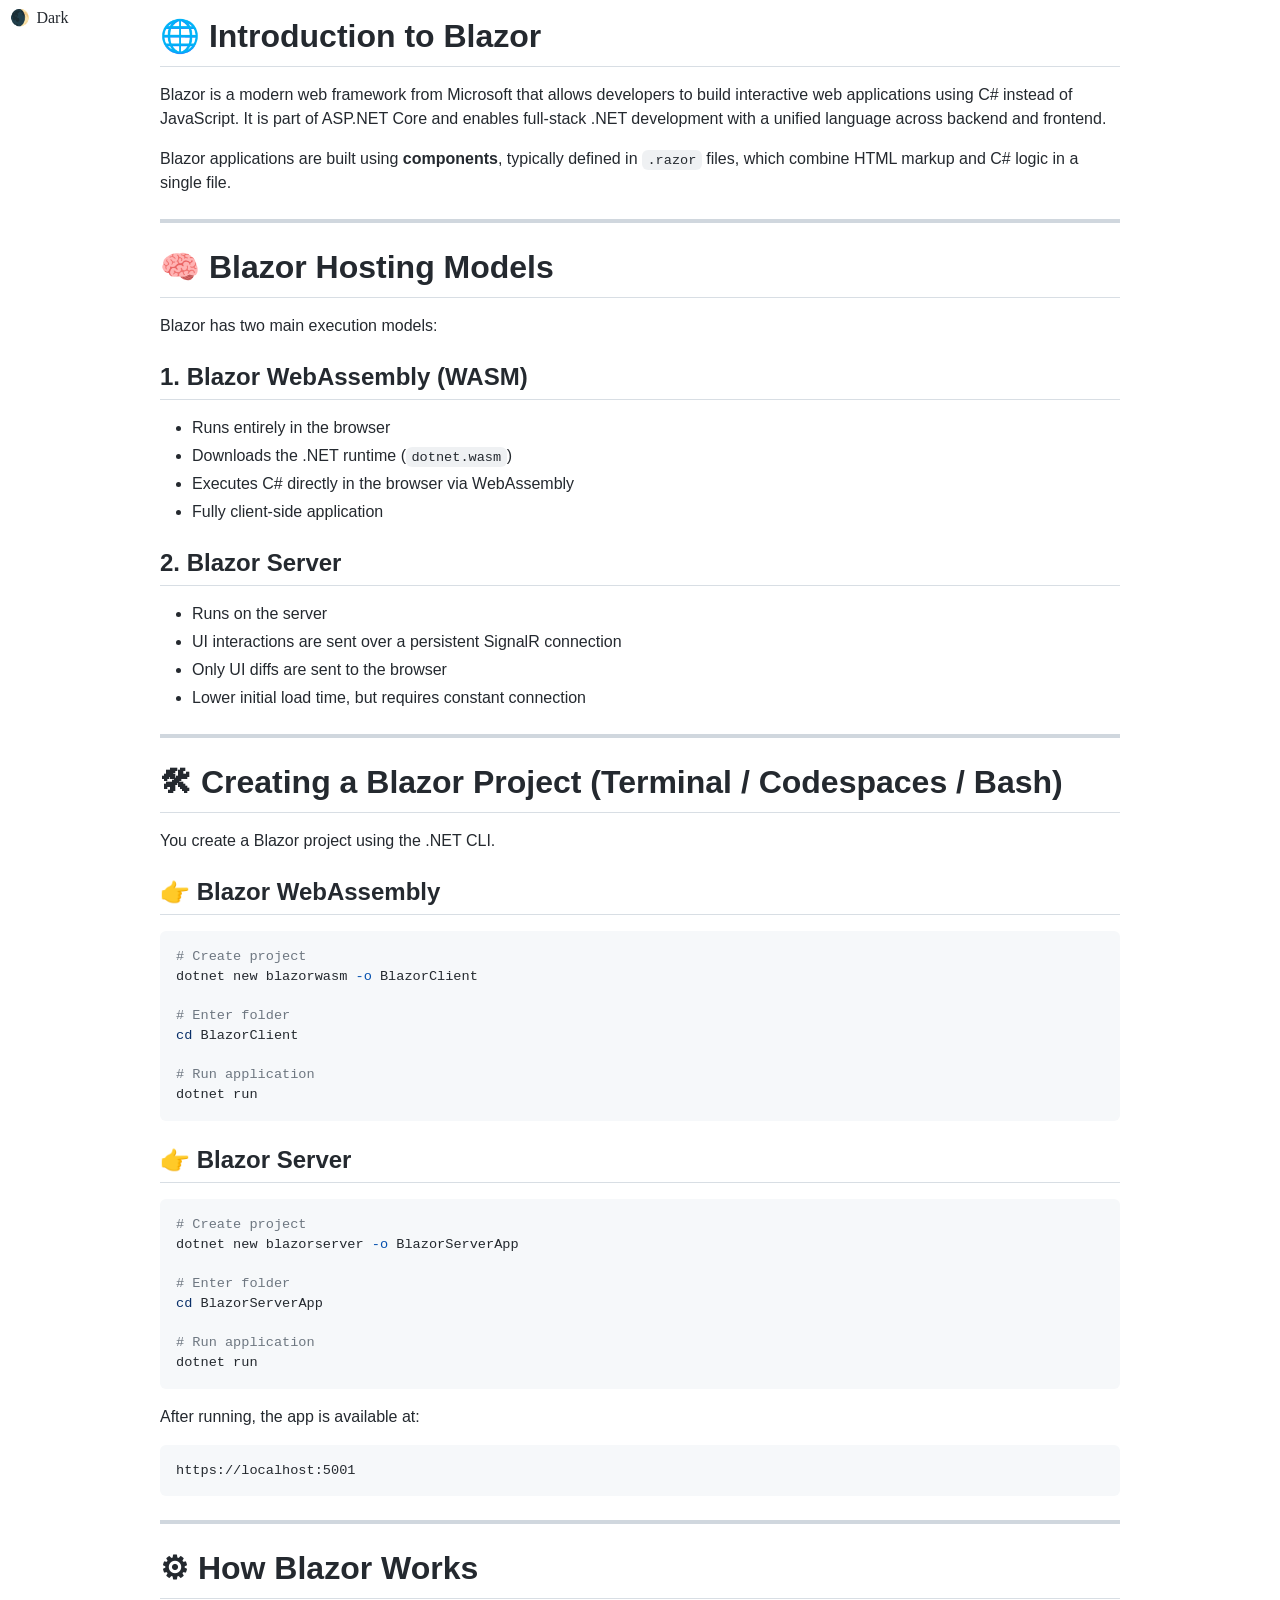
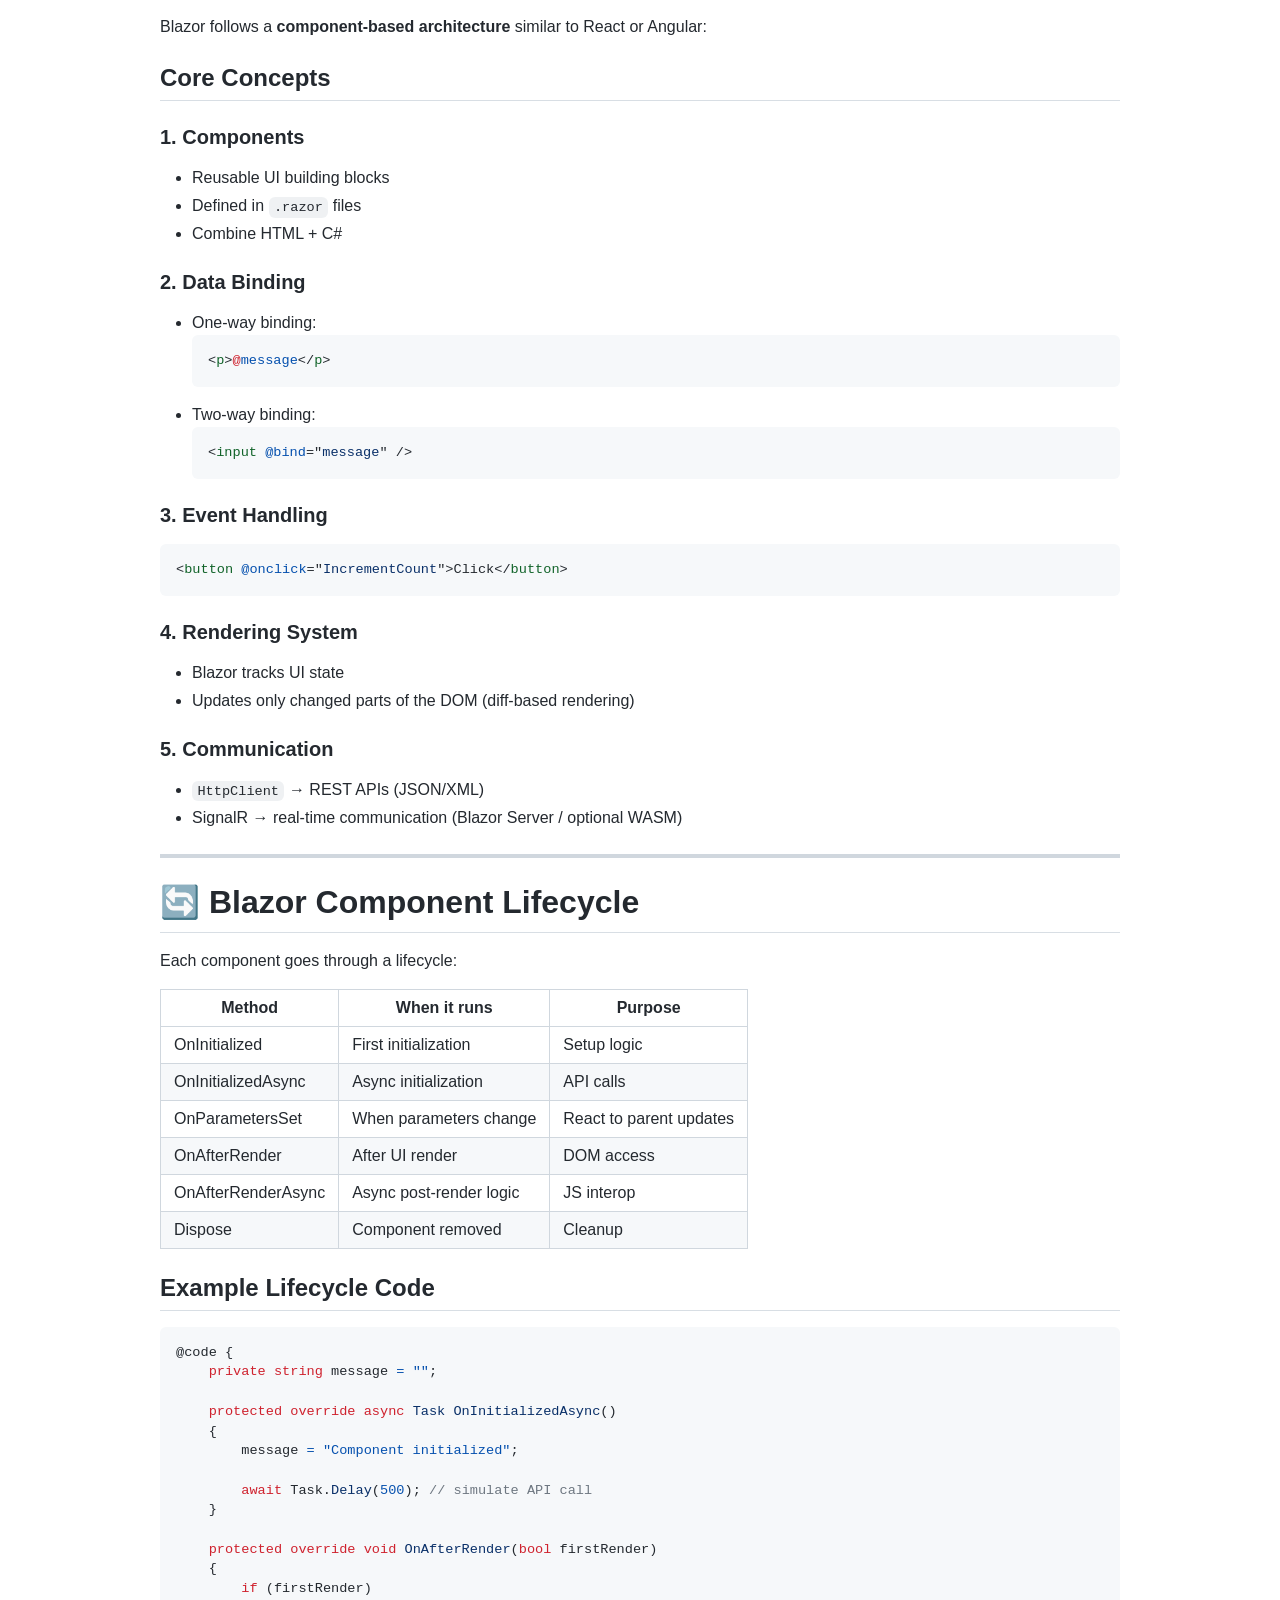
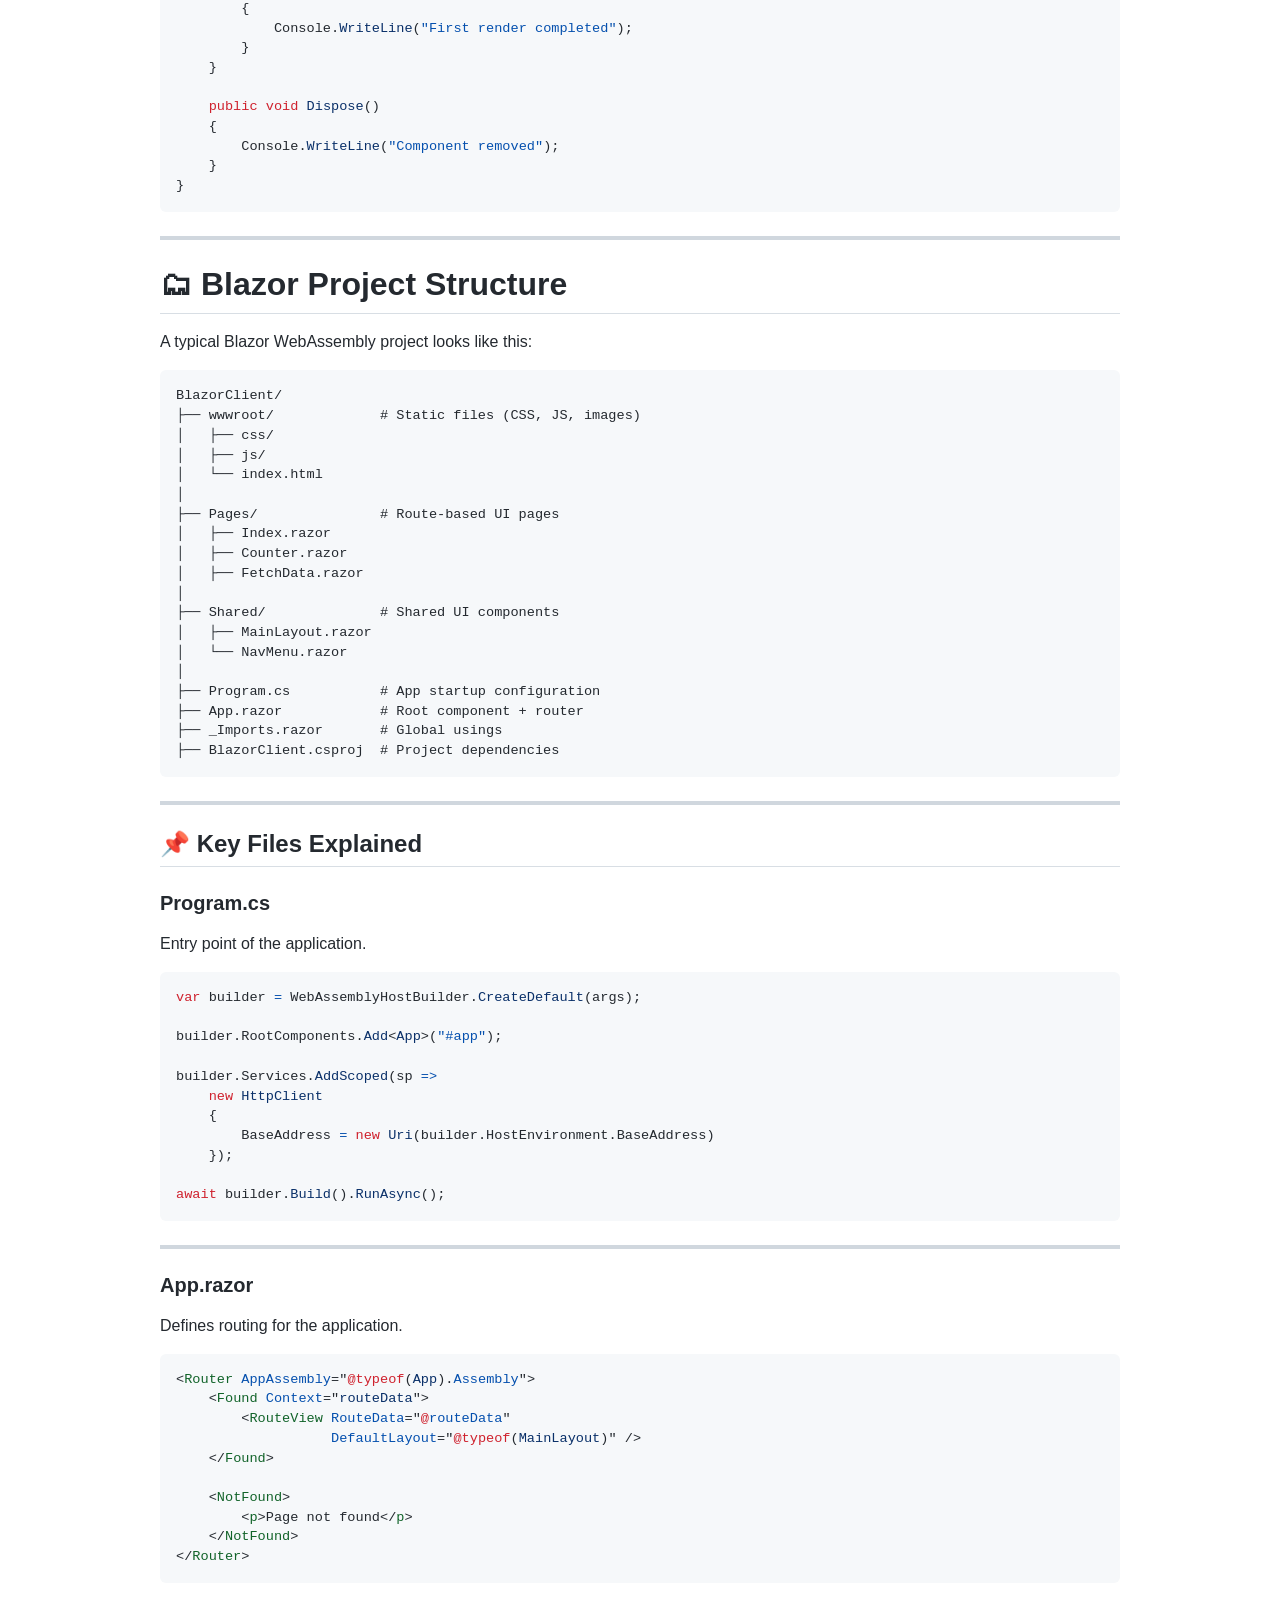
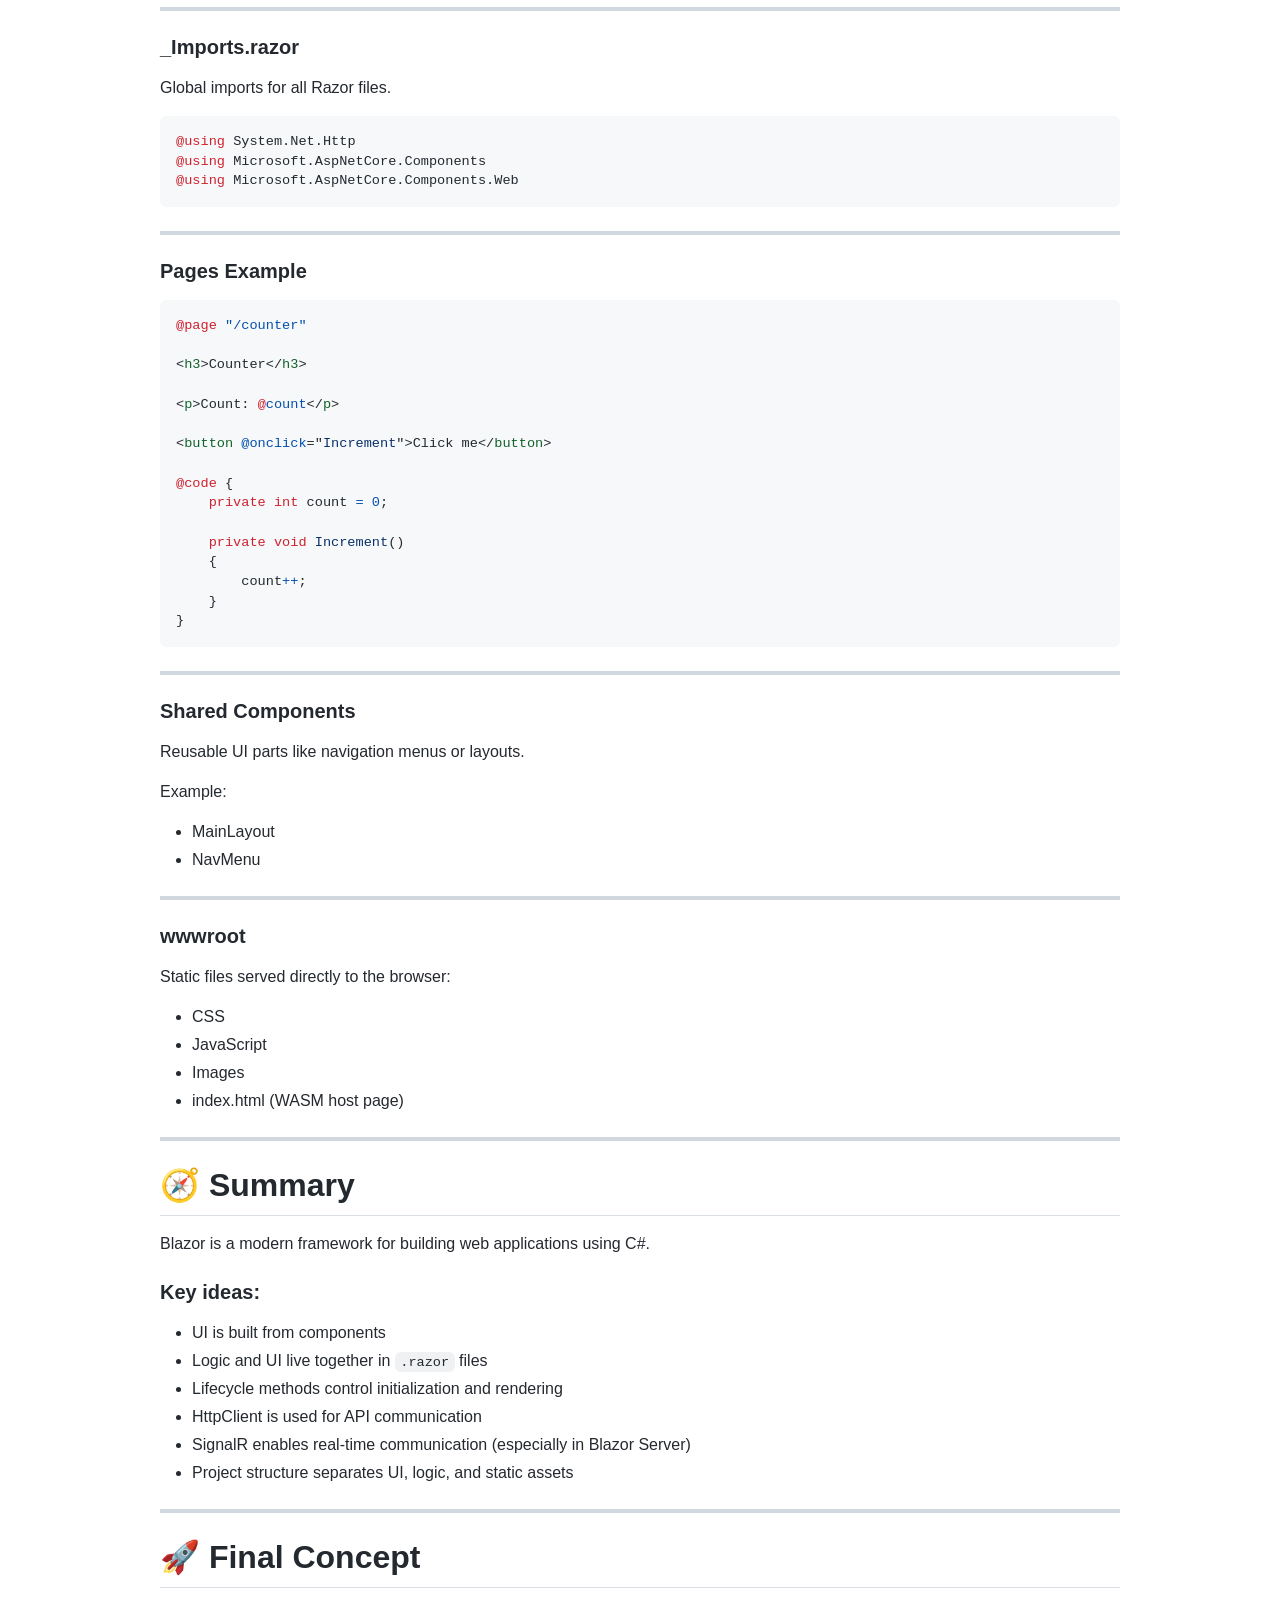
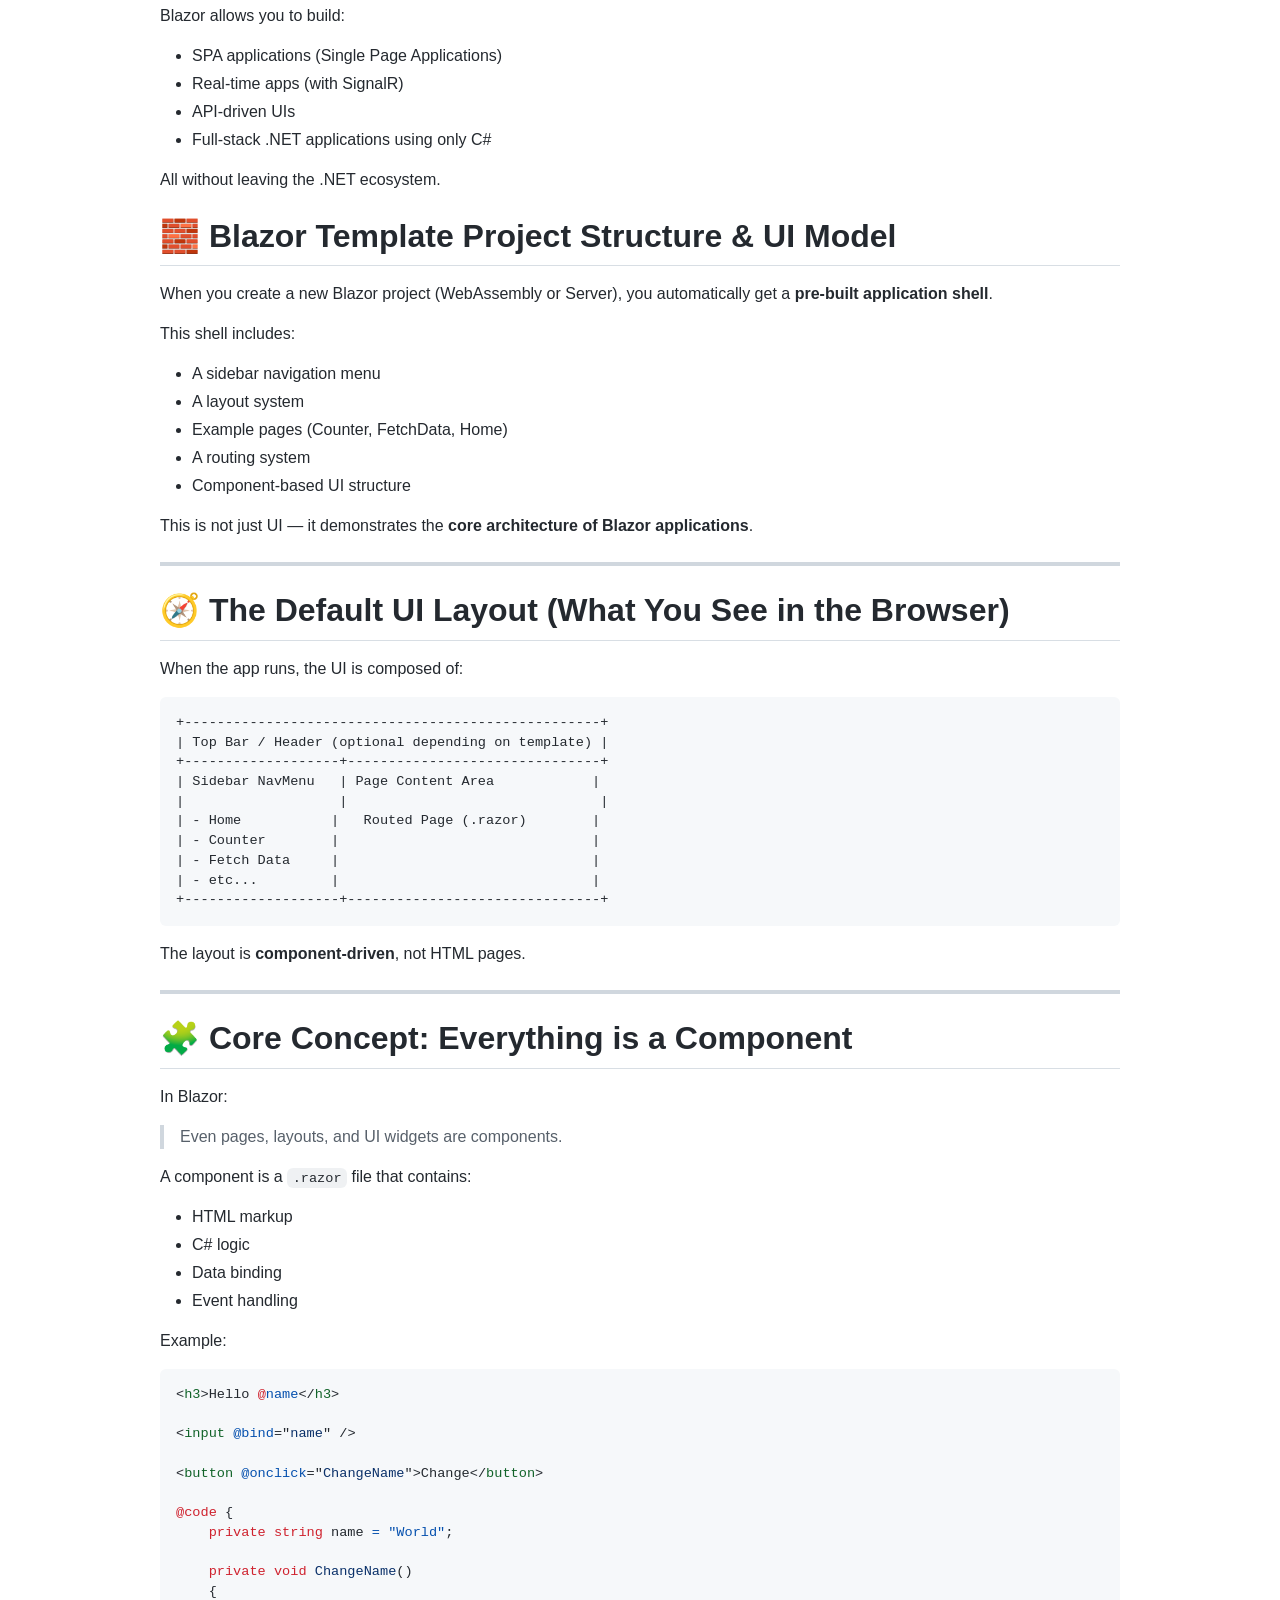
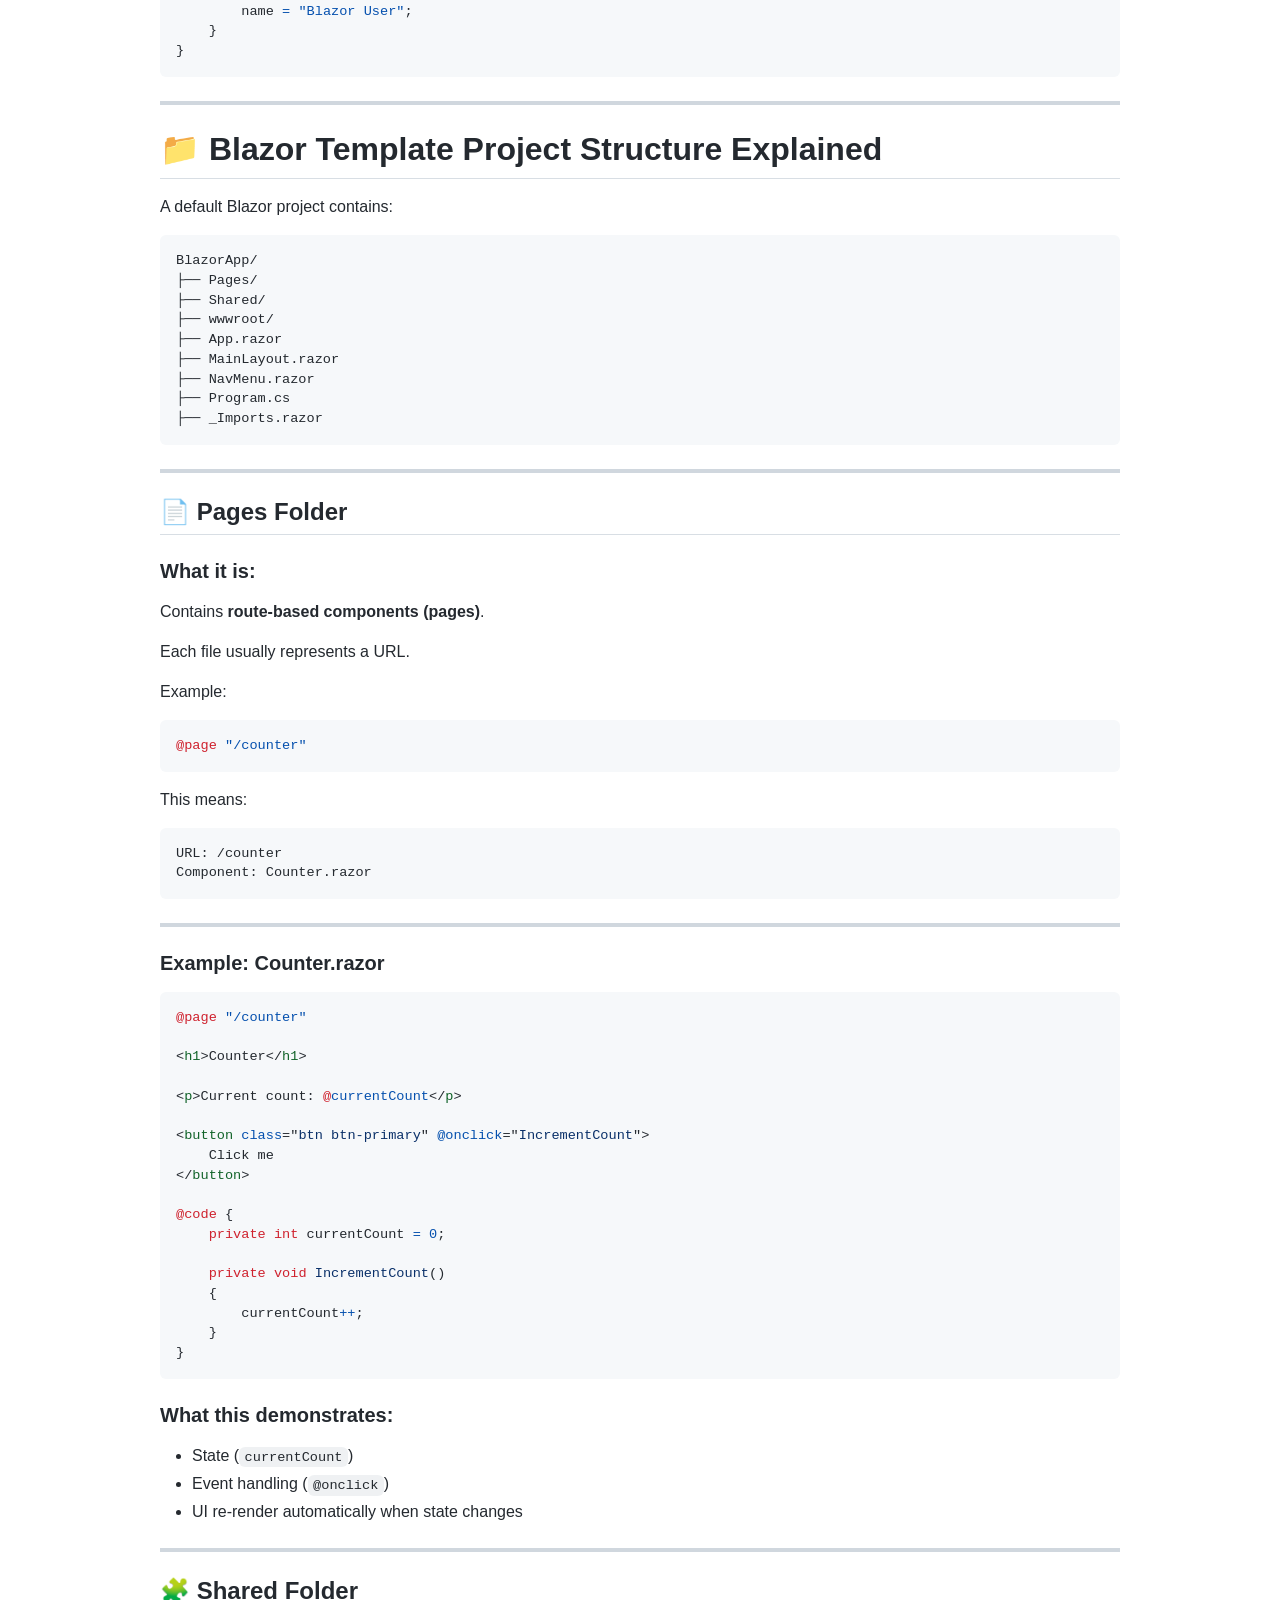
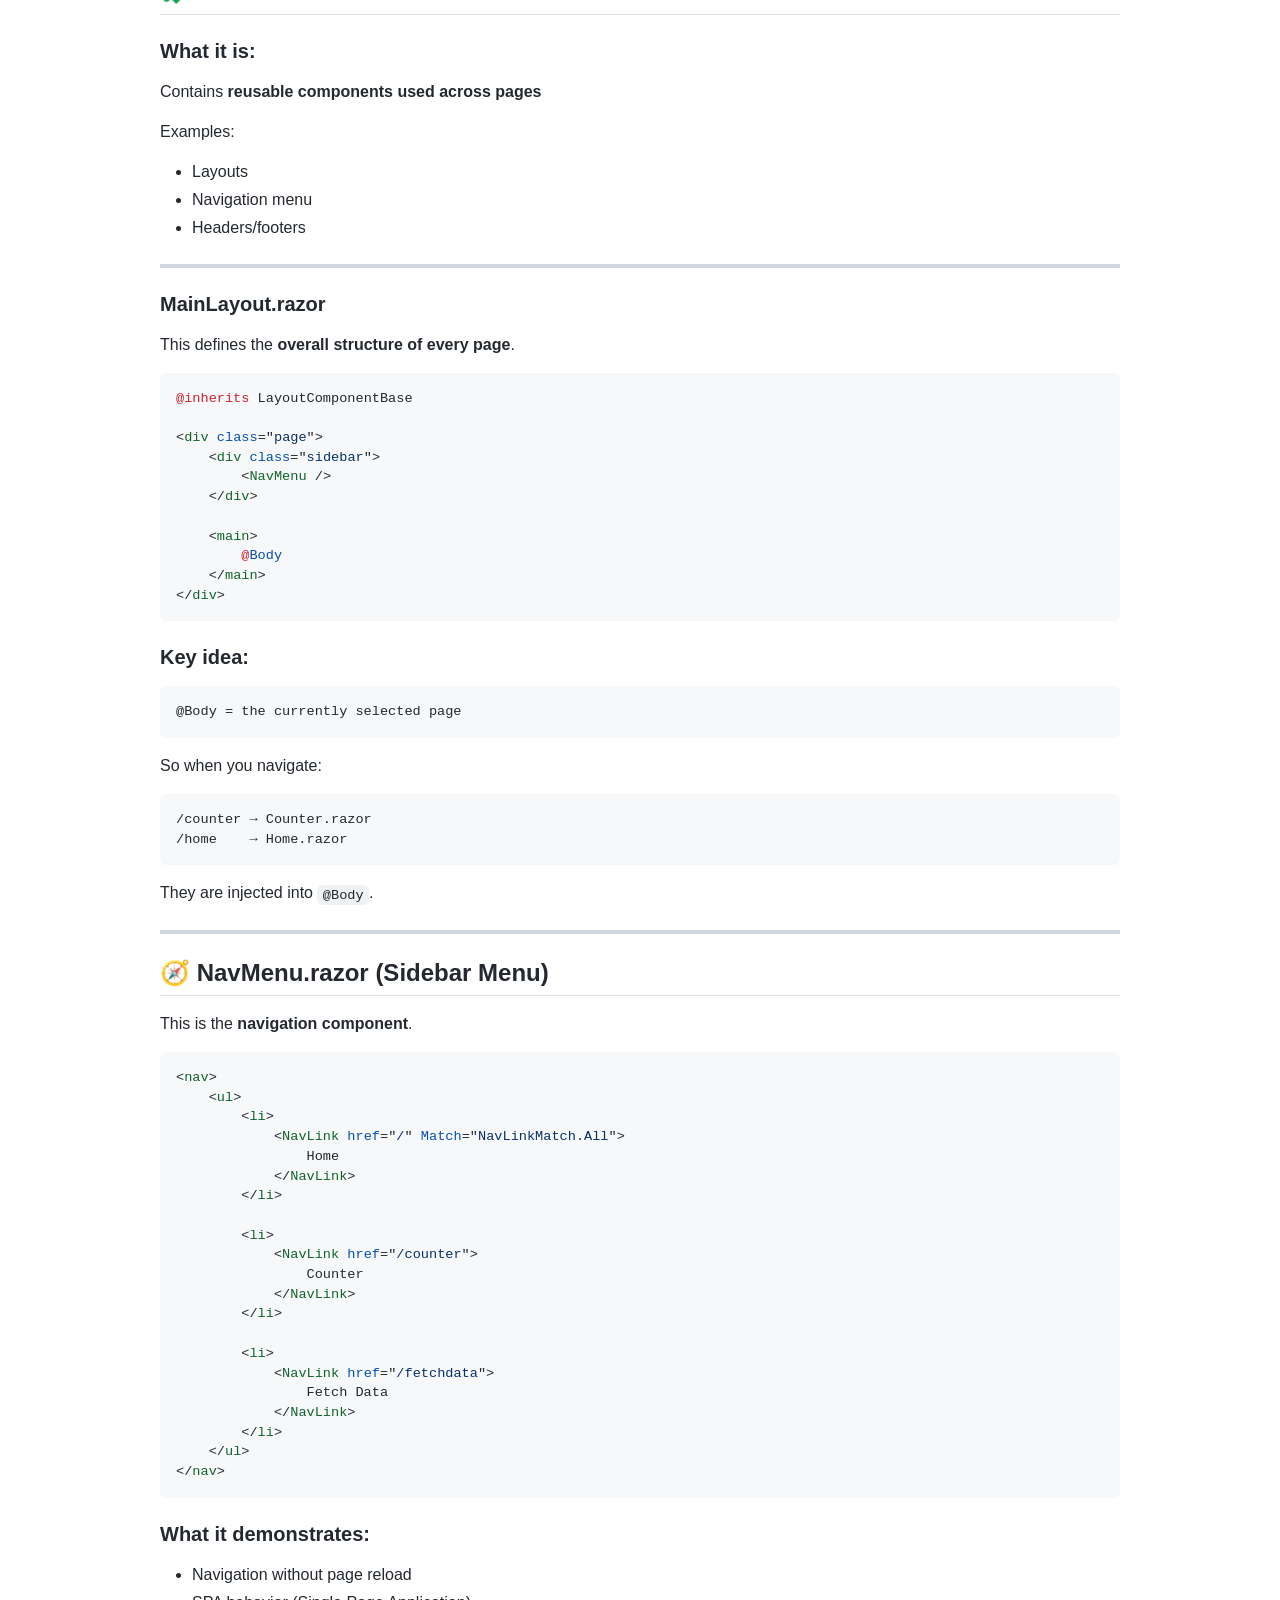
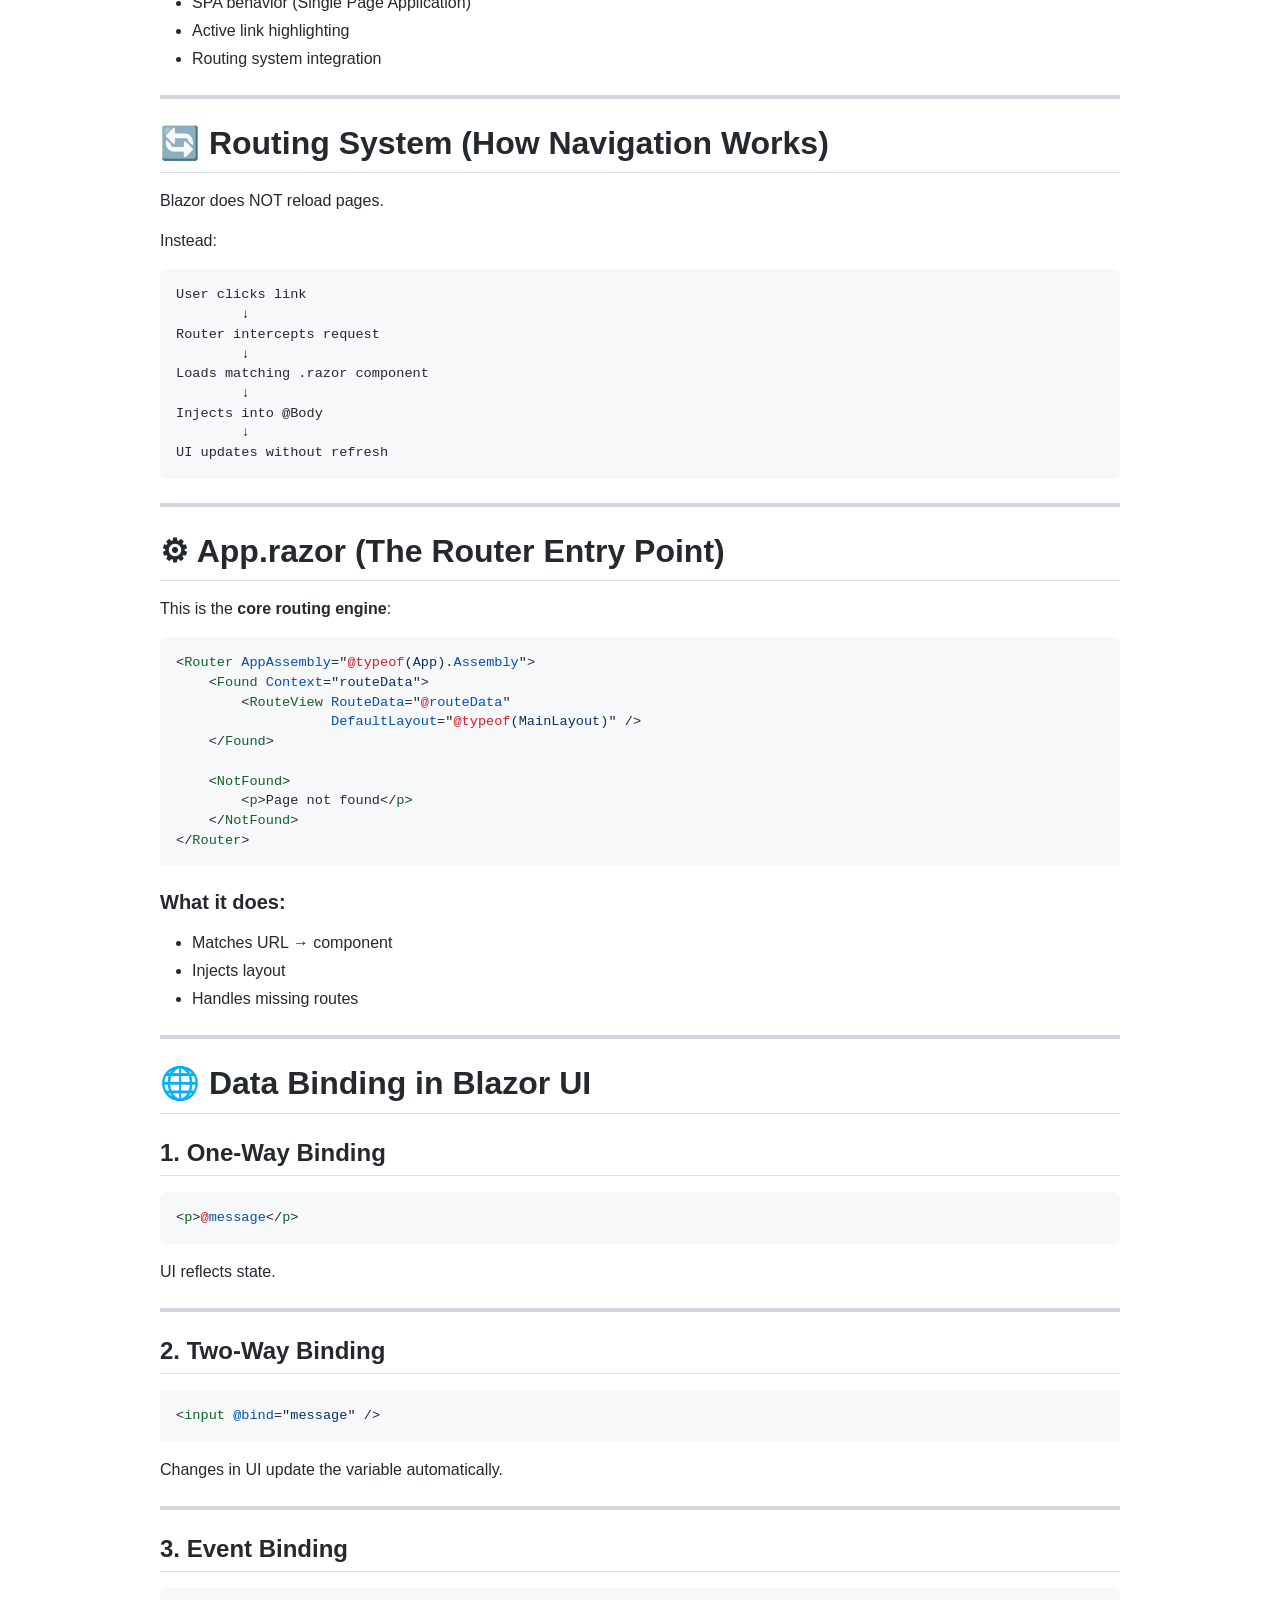
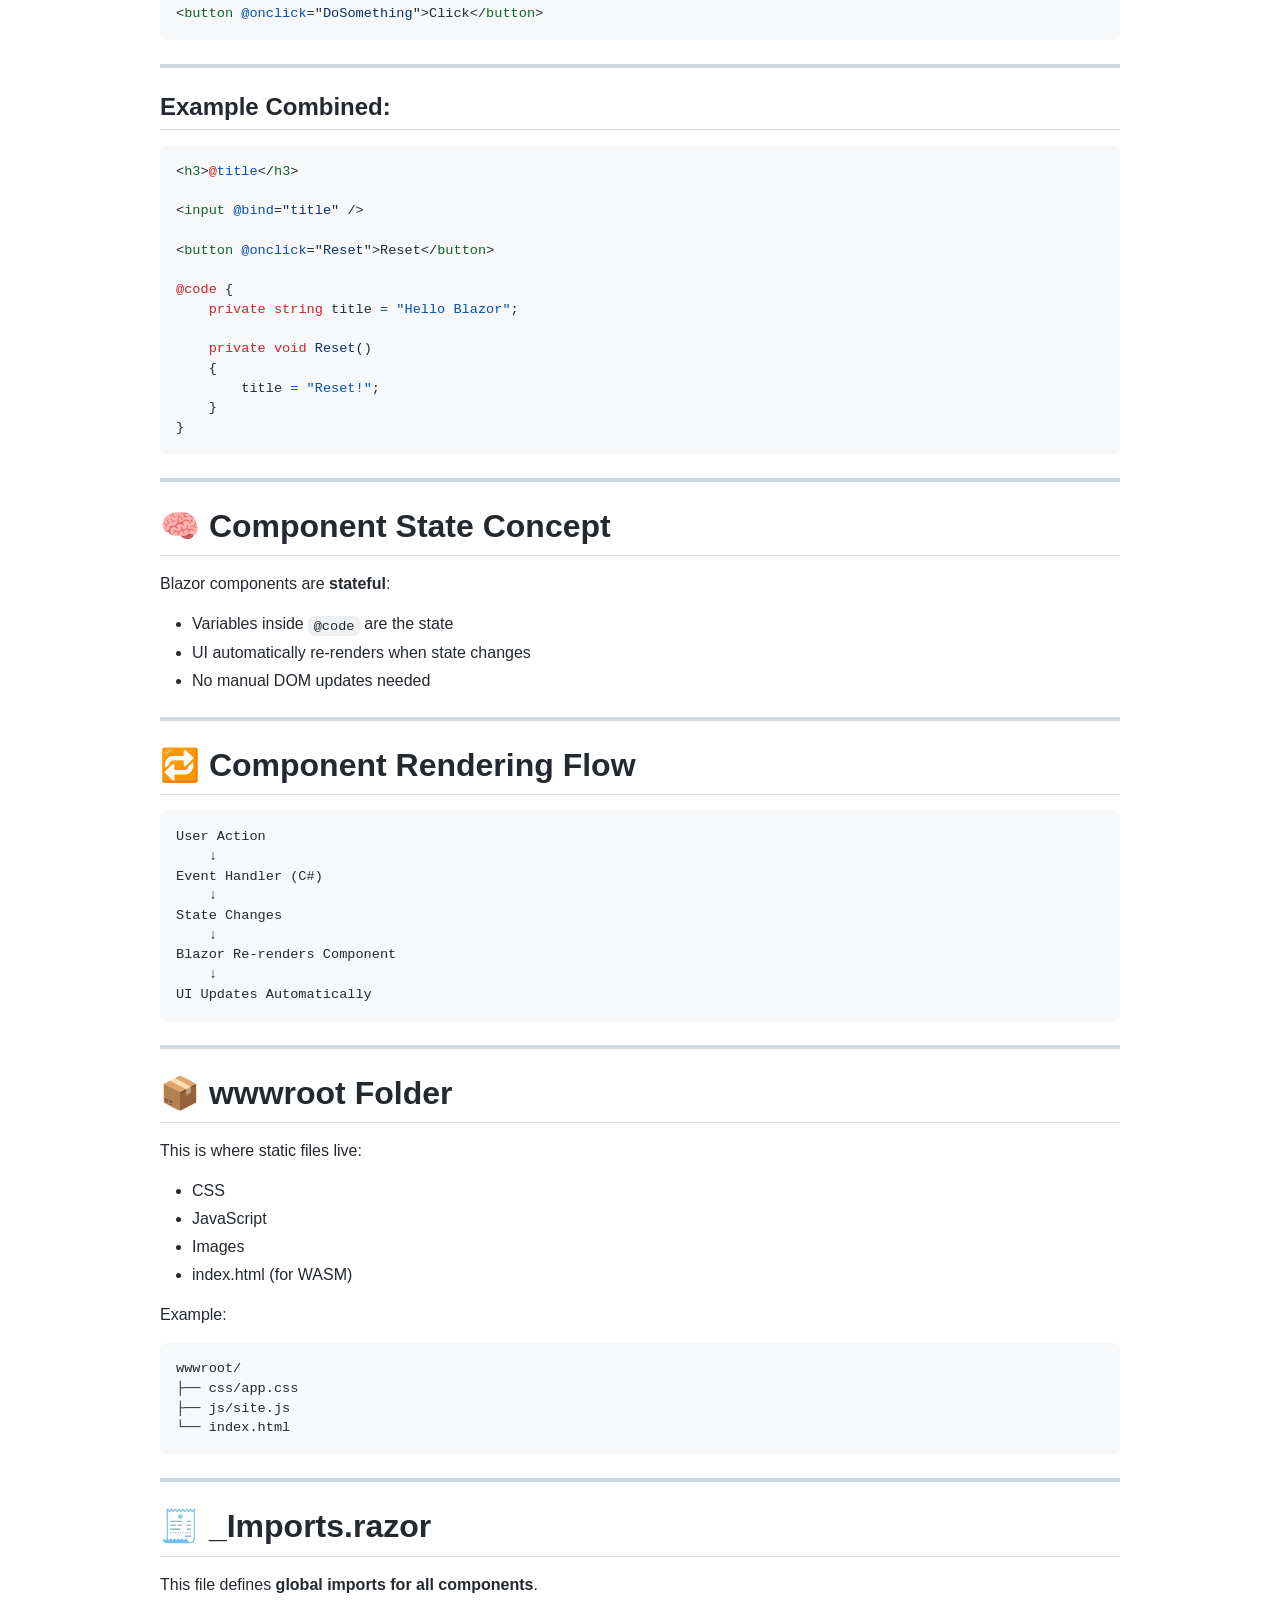
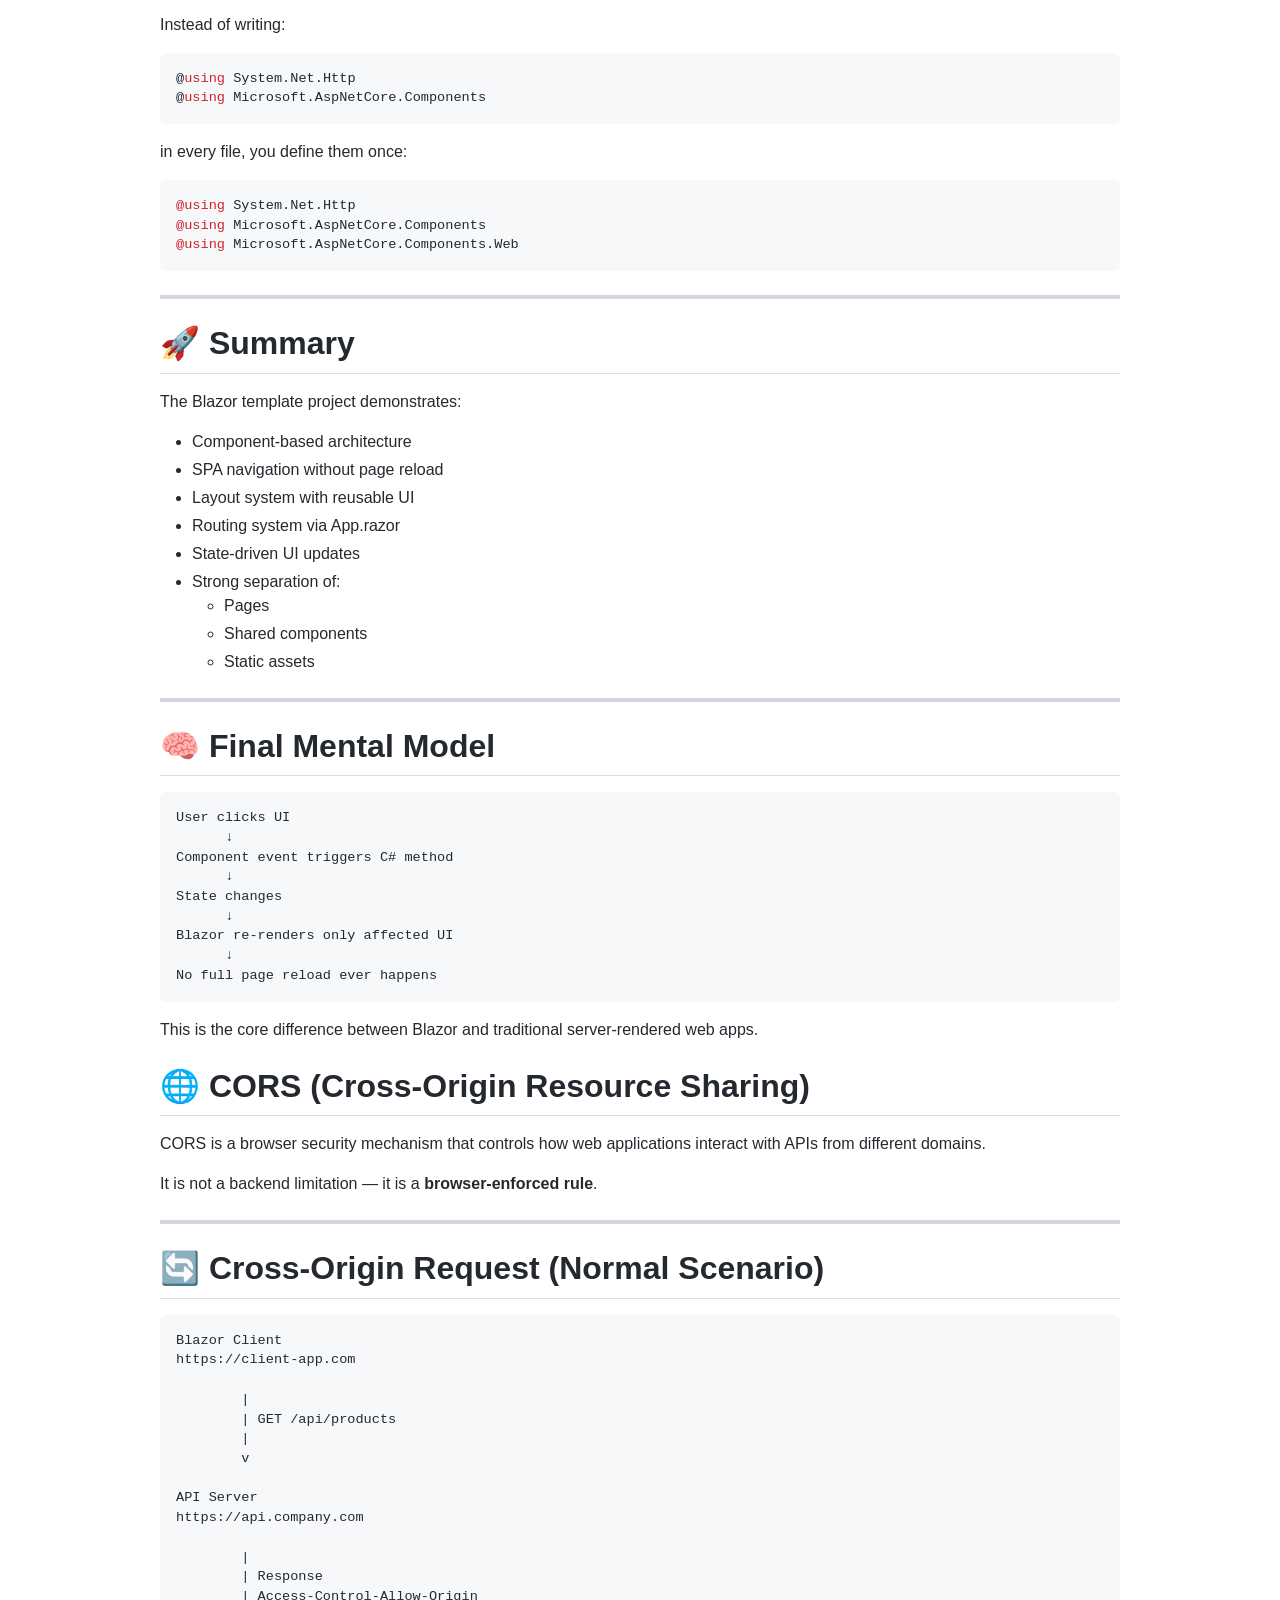
<file: Front_End_Web_App.md.html/Front_End_Web_App.html>
<!doctype html>
<html lang="en">
  <head>
    <meta charset="utf-8">
    <meta content="width=device-width, initial-scale=1" name="viewport">
    <style>
[data-color-mode*='light'], [data-color-mode*='light'] body, .markdown-style[theme*='light'] { --color-prettylights-syntax-comment: #6e7781; --color-prettylights-syntax-constant: #0550ae; --color-prettylights-syntax-entity: #8250df; --color-prettylights-syntax-storage-modifier-import: #24292f; --color-prettylights-syntax-entity-tag: #116329; --color-prettylights-syntax-keyword: #cf222e; --color-prettylights-syntax-string: #0a3069; --color-prettylights-syntax-variable: #953800; --color-prettylights-syntax-brackethighlighter-unmatched: #82071e; --color-prettylights-syntax-invalid-illegal-text: #f6f8fa; --color-prettylights-syntax-invalid-illegal-bg: #82071e; --color-prettylights-syntax-carriage-return-text: #f6f8fa; --color-prettylights-syntax-carriage-return-bg: #cf222e; --color-prettylights-syntax-string-regexp: #116329; --color-prettylights-syntax-markup-list: #3b2300; --color-prettylights-syntax-markup-heading: #0550ae; --color-prettylights-syntax-markup-italic: #24292f; --color-prettylights-syntax-markup-bold: #24292f; --color-prettylights-syntax-markup-deleted-text: #82071e; --color-prettylights-syntax-markup-deleted-bg: #FFEBE9; --color-prettylights-syntax-markup-inserted-text: #116329; --color-prettylights-syntax-markup-inserted-bg: #dafbe1; --color-prettylights-syntax-markup-changed-text: #953800; --color-prettylights-syntax-markup-changed-bg: #ffd8b5; --color-prettylights-syntax-markup-ignored-text: #eaeef2; --color-prettylights-syntax-markup-ignored-bg: #0550ae; --color-prettylights-syntax-meta-diff-range: #8250df; --color-prettylights-syntax-brackethighlighter-angle: #57606a; --color-prettylights-syntax-sublimelinter-gutter-mark: #8c959f; --color-prettylights-syntax-constant-other-reference-link: #0a3069; --color-fg-default: #24292f; --color-fg-muted: #57606a; --color-fg-subtle: #6e7781; --color-canvas-default: #ffffff; --color-canvas-subtle: #f6f8fa; --color-border-default: #d0d7de; --color-border-muted: hsla(210,18%,87%,1); --color-neutral-muted: rgba(175,184,193,0.2); --color-accent-fg: #0969da; --color-accent-emphasis: #0969da; --color-attention-subtle: #fff8c5; --color-danger-fg: #cf222e; }
[data-color-mode*='dark'], [data-color-mode*='dark'] body, .markdown-style[theme*='dark'] { --color-prettylights-syntax-comment: #8b949e; --color-prettylights-syntax-constant: #79c0ff; --color-prettylights-syntax-entity: #d2a8ff; --color-prettylights-syntax-storage-modifier-import: #c9d1d9; --color-prettylights-syntax-entity-tag: #7ee787; --color-prettylights-syntax-keyword: #ff7b72; --color-prettylights-syntax-string: #a5d6ff; --color-prettylights-syntax-variable: #ffa657; --color-prettylights-syntax-brackethighlighter-unmatched: #f85149; --color-prettylights-syntax-invalid-illegal-text: #f0f6fc; --color-prettylights-syntax-invalid-illegal-bg: #8e1519; --color-prettylights-syntax-carriage-return-text: #f0f6fc; --color-prettylights-syntax-carriage-return-bg: #b62324; --color-prettylights-syntax-string-regexp: #7ee787; --color-prettylights-syntax-markup-list: #f2cc60; --color-prettylights-syntax-markup-heading: #1f6feb; --color-prettylights-syntax-markup-italic: #c9d1d9; --color-prettylights-syntax-markup-bold: #c9d1d9; --color-prettylights-syntax-markup-deleted-text: #ffdcd7; --color-prettylights-syntax-markup-deleted-bg: #67060c; --color-prettylights-syntax-markup-inserted-text: #aff5b4; --color-prettylights-syntax-markup-inserted-bg: #033a16; --color-prettylights-syntax-markup-changed-text: #ffdfb6; --color-prettylights-syntax-markup-changed-bg: #5a1e02; --color-prettylights-syntax-markup-ignored-text: #c9d1d9; --color-prettylights-syntax-markup-ignored-bg: #1158c7; --color-prettylights-syntax-meta-diff-range: #d2a8ff; --color-prettylights-syntax-brackethighlighter-angle: #8b949e; --color-prettylights-syntax-sublimelinter-gutter-mark: #484f58; --color-prettylights-syntax-constant-other-reference-link: #a5d6ff; --color-fg-default: #c9d1d9; --color-fg-muted: #8b949e; --color-fg-subtle: #484f58; --color-canvas-default: #0d1117; --color-canvas-subtle: #161b22; --color-border-default: #30363d; --color-border-muted: #21262d; --color-neutral-muted: rgba(110,118,129,0.4); --color-accent-fg: #58a6ff; --color-accent-emphasis: #1f6feb; --color-attention-subtle: rgba(187,128,9,0.15); --color-danger-fg: #f85149; }
.markdown-style { display: block; -webkit-text-size-adjust: 100%; font-family: -apple-system,BlinkMacSystemFont,"Segoe UI",Helvetica,Arial,sans-serif,"Apple Color Emoji","Segoe UI Emoji"; font-size: 16px; line-height: 1.5; word-wrap: break-word; color: var(--color-fg-default); background-color: var(--color-canvas-default); } .markdown-style details, .markdown-style figcaption, .markdown-style figure { display: block; } .markdown-style summary { display: list-item; } .markdown-style [hidden] { display: none !important; } .markdown-style a { background-color: transparent; color: var(--color-accent-fg); text-decoration: none; } .markdown-style a:active, .markdown-style a:hover { outline-width: 0; } .markdown-style abbr[title] { border-bottom: none; text-decoration: underline dotted; } .markdown-style b, .markdown-style strong { font-weight: 600; } .markdown-style dfn { font-style: italic; } .markdown-style h1 { margin: .67em 0; font-weight: 600; padding-bottom: .3em; font-size: 2em; border-bottom: 1px solid var(--color-border-muted); } .markdown-style mark { background-color: var(--color-attention-subtle); color: var(--color-text-primary); } .markdown-style small { font-size: 90%; } .markdown-style sub, .markdown-style sup { font-size: 75%; line-height: 0; position: relative; vertical-align: baseline; } .markdown-style sub { bottom: -0.25em; } .markdown-style sup { top: -0.5em; } .markdown-style img { border-style: none; max-width: 100%; box-sizing: content-box; background-color: var(--color-canvas-default); } .markdown-style code, .markdown-style kbd, .markdown-style pre, .markdown-style samp { font-family: monospace,monospace; font-size: 1em; } .markdown-style figure { margin: 1em 40px; } .markdown-style hr { box-sizing: content-box; overflow: hidden; background: transparent; border-bottom: 1px solid var(--color-border-muted); height: .25em; padding: 0; margin: 24px 0; background-color: var(--color-border-default); border: 0; } .markdown-style input { font: inherit; margin: 0; overflow: visible; font-family: inherit; font-size: inherit; line-height: inherit; } .markdown-style [type=button], .markdown-style [type=reset], .markdown-style [type=submit] { -webkit-appearance: button; } .markdown-style [type=button]::-moz-focus-inner, .markdown-style [type=reset]::-moz-focus-inner, .markdown-style [type=submit]::-moz-focus-inner { border-style: none; padding: 0; } .markdown-style [type=button]:-moz-focusring, .markdown-style [type=reset]:-moz-focusring, .markdown-style [type=submit]:-moz-focusring { outline: 1px dotted ButtonText; } .markdown-style [type=checkbox], .markdown-style [type=radio] { box-sizing: border-box; padding: 0; } .markdown-style [type=number]::-webkit-inner-spin-button, .markdown-style [type=number]::-webkit-outer-spin-button { height: auto; } .markdown-style [type=search] { -webkit-appearance: textfield; outline-offset: -2px; } .markdown-style [type=search]::-webkit-search-cancel-button, .markdown-style [type=search]::-webkit-search-decoration { -webkit-appearance: none; } .markdown-style ::-webkit-input-placeholder { color: inherit; opacity: .54; } .markdown-style ::-webkit-file-upload-button { -webkit-appearance: button; font: inherit; } .markdown-style a:hover { text-decoration: underline; } .markdown-style hr::before { display: table; content: ""; } .markdown-style hr::after { display: table; clear: both; content: ""; } .markdown-style table { border-spacing: 0; border-collapse: collapse; display: block; width: max-content; max-width: 100%; overflow: auto; } .markdown-style td, .markdown-style th { padding: 0; } .markdown-style details summary { cursor: pointer; } .markdown-style details:not([open])>*:not(summary) { display: none !important; } .markdown-style kbd { display: inline-block; padding: 3px 5px; font: 11px ui-monospace,SFMono-Regular,SF Mono,Menlo,Consolas,Liberation Mono,monospace,Helvetica,Arial,sans-serif; line-height: 10px; color: var(--color-fg-default); vertical-align: middle; background-color: var(--color-canvas-subtle); border: solid 1px var(--color-neutral-muted); border-bottom-color: var(--color-neutral-muted); border-radius: 6px; box-shadow: inset 0 -1px 0 var(--color-neutral-muted); } .markdown-style h1, .markdown-style h2, .markdown-style h3, .markdown-style h4, .markdown-style h5, .markdown-style h6 { margin-top: 24px; margin-bottom: 16px; font-weight: 600; line-height: 1.25; } .markdown-style h2 { font-weight: 600; padding-bottom: .3em; font-size: 1.5em; border-bottom: 1px solid var(--color-border-muted); } .markdown-style h3 { font-weight: 600; font-size: 1.25em; } .markdown-style h4 { font-weight: 600; font-size: 1em; } .markdown-style h5 { font-weight: 600; font-size: .875em; } .markdown-style h6 { font-weight: 600; font-size: .85em; color: var(--color-fg-muted); } .markdown-style p { margin-top: 0; margin-bottom: 10px; } .markdown-style blockquote { margin: 0; padding: 0 1em; color: var(--color-fg-muted); border-left: .25em solid var(--color-border-default); } .markdown-style ul, .markdown-style ol { margin-top: 0; margin-bottom: 0; padding-left: 2em; } .markdown-style ol ol, .markdown-style ul ol { list-style-type: lower-roman; } .markdown-style ul ul ol, .markdown-style ul ol ol, .markdown-style ol ul ol, .markdown-style ol ol ol { list-style-type: lower-alpha; } .markdown-style dd { margin-left: 0; } .markdown-style tt, .markdown-style code { font-family: ui-monospace,SFMono-Regular,SF Mono,Menlo,Consolas,Liberation Mono,monospace,Helvetica,Arial,sans-serif; font-size: 12px; } .markdown-style pre { margin-top: 0; margin-bottom: 0; font-family: ui-monospace,SFMono-Regular,SF Mono,Menlo,Consolas,Liberation Mono,monospace,Helvetica,Arial,sans-serif; font-size: 12px; word-wrap: normal; } .markdown-style .octicon { display: inline-block; overflow: visible !important; vertical-align: text-bottom; fill: currentColor; } .markdown-style ::placeholder { color: var(--color-fg-subtle); opacity: 1; } .markdown-style input::-webkit-outer-spin-button, .markdown-style input::-webkit-inner-spin-button { margin: 0; -webkit-appearance: none; appearance: none; }
.markdown-style .token.comment, .markdown-style .token.prolog, .markdown-style .token.doctype, .markdown-style .token.cdata { color: var(--color-prettylights-syntax-comment); } .markdown-style .token.namespace { opacity: 0.7; } .markdown-style .token.tag, .markdown-style .token.selector, .markdown-style .token.constant, .markdown-style .token.symbol, .markdown-style .token.deleted { color: var(--color-prettylights-syntax-entity-tag); } .markdown-style .token.maybe-class-name { color: var(--color-prettylights-syntax-variable); } .markdown-style .token.property-access, .markdown-style .token.operator, .markdown-style .token.boolean, .markdown-style .token.number, .markdown-style .token.selector .markdown-style .token.class, .markdown-style .token.attr-name, .markdown-style .token.string, .markdown-style .token.char, .markdown-style .token.builtin { color: var(--color-prettylights-syntax-constant); } .markdown-style .token.deleted { color: var(--color-prettylights-syntax-markup-deleted-text); } .markdown-style .token.property { color: var(--color-prettylights-syntax-constant); } .markdown-style .token.punctuation { color: var(--color-prettylights-syntax-markup-bold); } .markdown-style .token.function { color: var(--color-prettylights-syntax-entity); } .markdown-style .code-line .token.deleted { background-color: var(--color-prettylights-syntax-markup-deleted-bg); } .markdown-style .token.inserted { color: var(--color-prettylights-syntax-markup-inserted-text); } .markdown-style .code-line .token.inserted { background-color: var(--color-prettylights-syntax-markup-inserted-bg); } .markdown-style .token.variable { color: var(--color-prettylights-syntax-constant); } .markdown-style .token.entity, .markdown-style .token.url, .language-css .markdown-style .token.string, .style .markdown-style .token.string { color: var(--color-prettylights-syntax-string); } .markdown-style .token.color, .markdown-style .token.atrule, .markdown-style .token.attr-value, .markdown-style .token.function, .markdown-style .token.class-name { color: var(--color-prettylights-syntax-string); } .markdown-style .token.rule, .markdown-style .token.regex, .markdown-style .token.important, .markdown-style .token.keyword { color: var(--color-prettylights-syntax-keyword); } .markdown-style .token.coord { color: var(--color-prettylights-syntax-meta-diff-range); } .markdown-style .token.important, .markdown-style .token.bold { font-weight: bold; } .markdown-style .token.italic { font-style: italic; } .markdown-style .token.entity { cursor: help; }
.markdown-style [data-catalyst] { display: block; } .markdown-style g-emoji { font-family: "Apple Color Emoji","Segoe UI Emoji","Segoe UI Symbol"; font-size: 1em; font-style: normal !important; font-weight: 400; line-height: 1; vertical-align: -0.075em; } .markdown-style g-emoji img { width: 1em; height: 1em; } .markdown-style::before { display: table; content: ""; } .markdown-style::after { display: table; clear: both; content: ""; } .markdown-style>*:first-child { margin-top: 0 !important; } .markdown-style>*:last-child { margin-bottom: 0 !important; } .markdown-style a:not([href]) { color: inherit; text-decoration: none; } .markdown-style .absent { color: var(--color-danger-fg); } .markdown-style a.anchor { float: left; padding-right: 4px; margin-left: -20px; line-height: 1; } .markdown-style a.anchor:focus { outline: none; } .markdown-style p, .markdown-style blockquote, .markdown-style ul, .markdown-style ol, .markdown-style dl, .markdown-style table, .markdown-style pre, .markdown-style details { margin-top: 0; margin-bottom: 16px; } .markdown-style blockquote>:first-child { margin-top: 0; } .markdown-style blockquote>:last-child { margin-bottom: 0; } .markdown-style sup>a::before { content: "["; } .markdown-style sup>a::after { content: "]"; }
.markdown-style .octicon-video { border: 1px solid #d0d7de !important; border-radius: 6px !important; display: block; } .markdown-style .octicon-video summary { border-bottom: 1px solid #d0d7de !important; padding: 8px 16px !important; cursor: pointer; } .markdown-style .octicon-video > video { display: block !important; max-width: 100% !important; padding: 2px; box-sizing: border-box; border-bottom-right-radius: 6px !important; border-bottom-left-radius: 6px !important; } .markdown-style details.octicon-video:not([open])>*:not(summary) { display: none !important; } .markdown-style details.octicon-video:not([open]) > summary { border-bottom: 0 !important; } .markdown-style h1 .octicon-link, .markdown-style h2 .octicon-link, .markdown-style h3 .octicon-link, .markdown-style h4 .octicon-link, .markdown-style h5 .octicon-link, .markdown-style h6 .octicon-link { color: var(--color-fg-default); vertical-align: middle; visibility: hidden; } .markdown-style h1:hover .anchor, .markdown-style h2:hover .anchor, .markdown-style h3:hover .anchor, .markdown-style h4:hover .anchor, .markdown-style h5:hover .anchor, .markdown-style h6:hover .anchor { text-decoration: none; } .markdown-style h1:hover .anchor .octicon-link, .markdown-style h2:hover .anchor .octicon-link, .markdown-style h3:hover .anchor .octicon-link, .markdown-style h4:hover .anchor .octicon-link, .markdown-style h5:hover .anchor .octicon-link, .markdown-style h6:hover .anchor .octicon-link { visibility: visible; } .markdown-style h1 tt, .markdown-style h1 code, .markdown-style h2 tt, .markdown-style h2 code, .markdown-style h3 tt, .markdown-style h3 code, .markdown-style h4 tt, .markdown-style h4 code, .markdown-style h5 tt, .markdown-style h5 code, .markdown-style h6 tt, .markdown-style h6 code { padding: 0 .2em; font-size: inherit; } .markdown-style ul.no-list, .markdown-style ol.no-list { padding: 0; list-style-type: none; } .markdown-style ol[type="1"] { list-style-type: decimal; } .markdown-style ol[type=a] { list-style-type: lower-alpha; } .markdown-style ol[type=i] { list-style-type: lower-roman; } .markdown-style div>ol:not([type]) { list-style-type: decimal; } .markdown-style ul ul, .markdown-style ul ol, .markdown-style ol ol, .markdown-style ol ul { margin-top: 0; margin-bottom: 0; } .markdown-style li>p { margin-top: 16px; } .markdown-style li+li { margin-top: .25em; } .markdown-style dl { padding: 0; } .markdown-style dl dt { padding: 0; margin-top: 16px; font-size: 1em; font-style: italic; font-weight: 600; } .markdown-style dl dd { padding: 0 16px; margin-bottom: 16px; } .markdown-style table th { font-weight: 600; } .markdown-style table th, .markdown-style table td { padding: 6px 13px; border: 1px solid var(--color-border-default); } .markdown-style table tr { background-color: var(--color-canvas-default); border-top: 1px solid var(--color-border-muted); } .markdown-style table tr:nth-child(2n) { background-color: var(--color-canvas-subtle); } .markdown-style table img { background-color: transparent; vertical-align: middle; } .markdown-style img[align=right] { padding-left: 20px; } .markdown-style img[align=left] { padding-right: 20px; } .markdown-style .emoji { max-width: none; vertical-align: text-top; background-color: transparent; } .markdown-style span.frame { display: block; overflow: hidden; } .markdown-style span.frame>span { display: block; float: left; width: auto; padding: 7px; margin: 13px 0 0; overflow: hidden; border: 1px solid var(--color-border-default); } .markdown-style span.frame span img { display: block; float: left; } .markdown-style span.frame span span { display: block; padding: 5px 0 0; clear: both; color: var(--color-fg-default); } .markdown-style span.align-center { display: block; overflow: hidden; clear: both; } .markdown-style span.align-center>span { display: block; margin: 13px auto 0; overflow: hidden; text-align: center; } .markdown-style span.align-center span img { margin: 0 auto; text-align: center; } .markdown-style span.align-right { display: block; overflow: hidden; clear: both; } .markdown-style span.align-right>span { display: block; margin: 13px 0 0; overflow: hidden; text-align: right; } .markdown-style span.align-right span img { margin: 0; text-align: right; } .markdown-style span.float-left { display: block; float: left; margin-right: 13px; overflow: hidden; } .markdown-style span.float-left span { margin: 13px 0 0; } .markdown-style span.float-right { display: block; float: right; margin-left: 13px; overflow: hidden; } .markdown-style span.float-right>span { display: block; margin: 13px auto 0; overflow: hidden; text-align: right; } .markdown-style code, .markdown-style tt { padding: .2em .4em; margin: 0; font-size: 85%; background-color: var(--color-neutral-muted); border-radius: 6px; } .markdown-style code br, .markdown-style tt br { display: none; } .markdown-style del code { text-decoration: inherit; } .markdown-style pre code { font-size: 100%; } .markdown-style pre>code { padding: 0; margin: 0; word-break: normal; white-space: pre; background: transparent; border: 0; } .markdown-style pre { position: relative; font-size: 85%; line-height: 1.45; background-color: var(--color-canvas-subtle); border-radius: 6px; } .markdown-style pre code, .markdown-style pre tt { display: inline; max-width: auto; padding: 0; margin: 0; overflow: visible; line-height: inherit; word-wrap: normal; background-color: transparent; border: 0; } .markdown-style pre > code { padding: 16px; overflow: auto; display: block; } .markdown-style .csv-data td, .markdown-style .csv-data th { padding: 5px; overflow: hidden; font-size: 12px; line-height: 1; text-align: left; white-space: nowrap; } .markdown-style .csv-data .blob-num { padding: 10px 8px 9px; text-align: right; background: var(--color-canvas-default); border: 0; } .markdown-style .csv-data tr { border-top: 0; } .markdown-style .csv-data th { font-weight: 600; background: var(--color-canvas-subtle); border-top: 0; } .markdown-style .footnotes { font-size: 12px; color: var(--color-fg-muted); border-top: 1px solid var(--color-border-default); } .markdown-style .footnotes ol { padding-left: 16px; } .markdown-style .footnotes li { position: relative; } .markdown-style .footnotes li:target::before { position: absolute; top: -8px; right: -8px; bottom: -8px; left: -24px; pointer-events: none; content: ""; border: 2px solid var(--color-accent-emphasis); border-radius: 6px; } .markdown-style .footnotes li:target { color: var(--color-fg-default); } .markdown-style .footnotes .data-footnote-backref g-emoji { font-family: monospace; } .markdown-style .task-list-item { list-style-type: none; } .markdown-style .task-list-item label { font-weight: 400; } .markdown-style .task-list-item.enabled label { cursor: pointer; } .markdown-style .task-list-item+.task-list-item { margin-top: 3px; } .markdown-style .task-list-item .handle { display: none; } .markdown-style .task-list-item-checkbox, .markdown-style input[type="checkbox"] { margin: 0 .2em .25em -1.6em; vertical-align: middle; } .markdown-style .contains-task-list:dir(rtl) .task-list-item-checkbox, .markdown-style .contains-task-list:dir(rtl) input[type="checkbox"] { margin: 0 -1.6em .25em .2em; } .markdown-style ::-webkit-calendar-picker-indicator { filter: invert(50%); }

/** copy button style **/
.markdown-style pre .copied {
  display: flex;
  position: absolute;
  cursor: pointer;
  color: #a5afbb;
  top: 6px;
  right: 6px;
  border-radius: 5px;
  background: #82828226;
  padding: 6px;
  font-size: 12px;
  transition: all .3s;
}
.markdown-style pre .copied:not(.active) { visibility: hidden; }
.markdown-style pre:hover .copied { visibility: visible; }
.markdown-style pre:hover .copied:hover { background: #4caf50; color: #fff; }
.markdown-style pre:hover .copied:active,
.markdown-style pre .copied.active { background: #2e9b33; color: #fff; }
.markdown-style pre .copied svg { position: relative; }
.markdown-style pre .copied .octicon-copy { display: block; }
.markdown-style pre .copied .octicon-check { display: none; }
.markdown-style pre .active .octicon-copy { display: none; }
.markdown-style pre .active .octicon-check { display: block; }

/** octicon style **/
.markdown-style h1:hover a.anchor .octicon-link:before,
.markdown-style h2:hover a.anchor .octicon-link:before,
.markdown-style h3:hover a.anchor .octicon-link:before,
.markdown-style h4:hover a.anchor .octicon-link:before,
.markdown-style h5:hover a.anchor .octicon-link:before,
.markdown-style h6:hover a.anchor .octicon-link:before {
  width: 16px;
  height: 16px;
  content: ' ';
  display: inline-block;
  background-color: currentColor;
  -webkit-mask-image: url("data:image/svg+xml,<svg xmlns='http://www.w3.org/2000/svg' viewBox='0 0 16 16' version='1.1' aria-hidden='true'><path fill-rule='evenodd' d='M7.775 3.275a.75.75 0 001.06 1.06l1.25-1.25a2 2 0 112.83 2.83l-2.5 2.5a2 2 0 01-2.83 0 .75.75 0 00-1.06 1.06 3.5 3.5 0 004.95 0l2.5-2.5a3.5 3.5 0 00-4.95-4.95l-1.25 1.25zm-4.69 9.64a2 2 0 010-2.83l2.5-2.5a2 2 0 012.83 0 .75.75 0 001.06-1.06 3.5 3.5 0 00-4.95 0l-2.5 2.5a3.5 3.5 0 004.95 4.95l1.25-1.25a.75.75 0 00-1.06-1.06l-1.25 1.25a2 2 0 01-2.83 0z'></path></svg>");
  mask-image: url("data:image/svg+xml,<svg xmlns='http://www.w3.org/2000/svg' viewBox='0 0 16 16' version='1.1' aria-hidden='true'><path fill-rule='evenodd' d='M7.775 3.275a.75.75 0 001.06 1.06l1.25-1.25a2 2 0 112.83 2.83l-2.5 2.5a2 2 0 01-2.83 0 .75.75 0 00-1.06 1.06 3.5 3.5 0 004.95 0l2.5-2.5a3.5 3.5 0 00-4.95-4.95l-1.25 1.25zm-4.69 9.64a2 2 0 010-2.83l2.5-2.5a2 2 0 012.83 0 .75.75 0 001.06-1.06 3.5 3.5 0 00-4.95 0l-2.5 2.5a3.5 3.5 0 004.95 4.95l1.25-1.25a.75.75 0 00-1.06-1.06l-1.25 1.25a2 2 0 01-2.83 0z'></path></svg>");
}

.markdown-style ::-webkit-scrollbar {
  background: transparent;
  width: 8px;
  height: 8px;
}

.markdown-style ::-webkit-scrollbar-thumb {
  background: var(--color-fg-muted);
  border-radius: 10px;
}
</style>
  </head>
  <body><dark-mode style="position: fixed; top: 8px; left: 10px; z-index: 999;" dark="Dark" light="Light" permanent="true"></dark-mode><script>const t=document;const e="_dark_mode_theme_";const s="permanent";const o="colorschemechange";const i="permanentcolorscheme";const h="light";const r="dark";const n=(t,e,s=e)=>{Object.defineProperty(t,s,{enumerable:true,get(){const t=this.getAttribute(e);return t===null?"":t},set(t){this.setAttribute(e,t)}})};const c=(t,e,s=e)=>{Object.defineProperty(t,s,{enumerable:true,get(){return this.hasAttribute(e)},set(t){if(t){this.setAttribute(e,"")}else{this.removeAttribute(e)}}})};class a extends HTMLElement{static get observedAttributes(){return["mode",h,r,s]}LOCAL_NANE=e;constructor(){super();this.t()}connectedCallback(){n(this,"mode");n(this,r);n(this,h);c(this,s);const a=localStorage.getItem(e);if(a&&[h,r].includes(a)){this.mode=a;this.permanent=true}if(this.permanent&&!a){localStorage.setItem(e,this.mode)}const l=[h,r].includes(a);if(this.permanent&&a){this.o()}else{if(window.matchMedia&&window.matchMedia("(prefers-color-scheme: dark)").matches){this.mode=r;this.o()}if(window.matchMedia&&window.matchMedia("(prefers-color-scheme: light)").matches){this.mode=h;this.o()}}if(!this.permanent&&!l){window.matchMedia("(prefers-color-scheme: light)").onchange=t=>{this.mode=t.matches?h:r;this.o()};window.matchMedia("(prefers-color-scheme: dark)").onchange=t=>{this.mode=t.matches?r:h;this.o()}}const d=new MutationObserver(((s,h)=>{this.mode=t.documentElement.dataset.colorMode;if(this.permanent&&l){localStorage.setItem(e,this.mode);this.i(i,{permanent:this.permanent})}this.h();this.i(o,{colorScheme:this.mode})}));d.observe(t.documentElement,{attributes:true});this.i(o,{colorScheme:this.mode});this.h()}attributeChangedCallback(t,s,o){if(t==="mode"&&s!==o&&[h,r].includes(o)){const t=localStorage.getItem(e);if(this.mode===t){this.mode=o;this.h();this.o()}else if(this.mode&&this.mode!==t){this.h();this.o()}}else if((t===h||t===r)&&s!==o){this.h()}if(t==="permanent"&&typeof this.permanent==="boolean"){this.permanent?localStorage.setItem(e,this.mode):localStorage.removeItem(e)}}o(){t.documentElement.setAttribute("data-color-mode",this.mode)}h(){this.icon.textContent=this.mode===h?"🌒":"🌞";this.text.textContent=this.mode===h?this.getAttribute(r):this.getAttribute(h);if(!this.text.textContent&&this.text.parentElement&&this.text){this.text.parentElement.removeChild(this.text)}}t(){var s=this.attachShadow({mode:"open"});this.label=t.createElement("span");this.label.setAttribute("class","wrapper");this.label.onclick=()=>{this.mode=this.mode===h?r:h;if(this.permanent){localStorage.setItem(e,this.mode)}this.o();this.h()};s.appendChild(this.label);this.icon=t.createElement("span");this.icon.part="icon";this.label.appendChild(this.icon);this.text=t.createElement("span");this.text.part="text";this.label.appendChild(this.text);const o=`
[data-color-mode*='dark'], [data-color-mode*='dark'] body {
  color-scheme: dark;
  --color-theme-bg: #0d1117;
  --color-theme-text: #c9d1d9;
  background-color: var(--color-theme-bg);
  color: var(--color-theme-text);
}

[data-color-mode*='light'], [data-color-mode*='light'] body {
  color-scheme: light;
  --color-theme-bg: #fff;
  --color-theme-text: #24292f;
  background-color: var(--color-theme-bg);
  color: var(--color-theme-text);
}`;const i="_dark_mode_style_";const n=t.getElementById(i);if(!n){var c=t.createElement("style");c.id=i;c.textContent=o;t.head.appendChild(c)}var a=t.createElement("style");a.textContent=`
    .wrapper { cursor: pointer; user-select: none; position: relative; }
    .wrapper > span + span { margin-left: .4rem; }
    `;s.appendChild(a)}i(t,e){this.dispatchEvent(new CustomEvent(t,{bubbles:true,composed:true,detail:e}))}}customElements.define("dark-mode",a);</script><div style="max-width: 960px; margin: 0 auto 60px auto; padding: 8px;max-width: 960px;" class="markdown-style">
    <h1 id="-introduction-to-blazor"><a class="anchor" aria-hidden="true" tabindex="-1" href="#-introduction-to-blazor"><span class="octicon octicon-link"></span></a>🌐 Introduction to Blazor</h1>
    <p>Blazor is a modern web framework from Microsoft that allows developers to build interactive web applications using C# instead of JavaScript. It is part of ASP.NET Core and enables full-stack .NET development with a unified language across backend and frontend.</p>
    <p>Blazor applications are built using <strong>components</strong>, typically defined in <code>.razor</code> files, which combine HTML markup and C# logic in a single file.</p>
    <hr>
    <h1 id="-blazor-hosting-models"><a class="anchor" aria-hidden="true" tabindex="-1" href="#-blazor-hosting-models"><span class="octicon octicon-link"></span></a>🧠 Blazor Hosting Models</h1>
    <p>Blazor has two main execution models:</p>
    <h2 id="1-blazor-webassembly-wasm"><a class="anchor" aria-hidden="true" tabindex="-1" href="#1-blazor-webassembly-wasm"><span class="octicon octicon-link"></span></a>1. Blazor WebAssembly (WASM)</h2>
    <ul>
      <li>Runs entirely in the browser</li>
      <li>Downloads the .NET runtime (<code>dotnet.wasm</code>)</li>
      <li>Executes C# directly in the browser via WebAssembly</li>
      <li>Fully client-side application</li>
    </ul>
    <h2 id="2-blazor-server"><a class="anchor" aria-hidden="true" tabindex="-1" href="#2-blazor-server"><span class="octicon octicon-link"></span></a>2. Blazor Server</h2>
    <ul>
      <li>Runs on the server</li>
      <li>UI interactions are sent over a persistent SignalR connection</li>
      <li>Only UI diffs are sent to the browser</li>
      <li>Lower initial load time, but requires constant connection</li>
    </ul>
    <hr>
    <h1 id="-creating-a-blazor-project-terminal--codespaces--bash"><a class="anchor" aria-hidden="true" tabindex="-1" href="#-creating-a-blazor-project-terminal--codespaces--bash"><span class="octicon octicon-link"></span></a>🛠 Creating a Blazor Project (Terminal / Codespaces / Bash)</h1>
    <p>You create a Blazor project using the .NET CLI.</p>
    <h2 id="-blazor-webassembly"><a class="anchor" aria-hidden="true" tabindex="-1" href="#-blazor-webassembly"><span class="octicon octicon-link"></span></a>👉 Blazor WebAssembly</h2>
    <pre class="language-bash"><code class="language-bash code-highlight"><span class="code-line line-number" line="1"><span class="token comment"># Create project</span>
</span><span class="code-line line-number" line="2">dotnet new blazorwasm <span class="token parameter variable">-o</span> BlazorClient
</span><span class="code-line line-number" line="3">
</span><span class="code-line line-number" line="4"><span class="token comment"># Enter folder</span>
</span><span class="code-line line-number" line="5"><span class="token builtin class-name">cd</span> BlazorClient
</span><span class="code-line line-number" line="6">
</span><span class="code-line line-number" line="7"><span class="token comment"># Run application</span>
</span><span class="code-line line-number" line="8">dotnet run
</span></code><div onclick="copied(this)" data-code="# Create project
dotnet new blazorwasm -o BlazorClient

# Enter folder
cd BlazorClient

# Run application
dotnet run
" class="copied"><svg class="octicon-copy" aria-hidden="true" viewBox="0 0 16 16" fill="currentColor" height="12" width="12"><path fill-rule="evenodd" d="M0 6.75C0 5.784.784 5 1.75 5h1.5a.75.75 0 010 1.5h-1.5a.25.25 0 00-.25.25v7.5c0 .138.112.25.25.25h7.5a.25.25 0 00.25-.25v-1.5a.75.75 0 011.5 0v1.5A1.75 1.75 0 019.25 16h-7.5A1.75 1.75 0 010 14.25v-7.5z"></path><path fill-rule="evenodd" d="M5 1.75C5 .784 5.784 0 6.75 0h7.5C15.216 0 16 .784 16 1.75v7.5A1.75 1.75 0 0114.25 11h-7.5A1.75 1.75 0 015 9.25v-7.5zm1.75-.25a.25.25 0 00-.25.25v7.5c0 .138.112.25.25.25h7.5a.25.25 0 00.25-.25v-7.5a.25.25 0 00-.25-.25h-7.5z"></path></svg><svg class="octicon-check" aria-hidden="true" viewBox="0 0 16 16" fill="currentColor" height="12" width="12"><path fill-rule="evenodd" d="M13.78 4.22a.75.75 0 010 1.06l-7.25 7.25a.75.75 0 01-1.06 0L2.22 9.28a.75.75 0 011.06-1.06L6 10.94l6.72-6.72a.75.75 0 011.06 0z"></path></svg></div></pre>
    <h2 id="-blazor-server"><a class="anchor" aria-hidden="true" tabindex="-1" href="#-blazor-server"><span class="octicon octicon-link"></span></a>👉 Blazor Server</h2>
    <pre class="language-bash"><code class="language-bash code-highlight"><span class="code-line line-number" line="1"><span class="token comment"># Create project</span>
</span><span class="code-line line-number" line="2">dotnet new blazorserver <span class="token parameter variable">-o</span> BlazorServerApp
</span><span class="code-line line-number" line="3">
</span><span class="code-line line-number" line="4"><span class="token comment"># Enter folder</span>
</span><span class="code-line line-number" line="5"><span class="token builtin class-name">cd</span> BlazorServerApp
</span><span class="code-line line-number" line="6">
</span><span class="code-line line-number" line="7"><span class="token comment"># Run application</span>
</span><span class="code-line line-number" line="8">dotnet run
</span></code><div onclick="copied(this)" data-code="# Create project
dotnet new blazorserver -o BlazorServerApp

# Enter folder
cd BlazorServerApp

# Run application
dotnet run
" class="copied"><svg class="octicon-copy" aria-hidden="true" viewBox="0 0 16 16" fill="currentColor" height="12" width="12"><path fill-rule="evenodd" d="M0 6.75C0 5.784.784 5 1.75 5h1.5a.75.75 0 010 1.5h-1.5a.25.25 0 00-.25.25v7.5c0 .138.112.25.25.25h7.5a.25.25 0 00.25-.25v-1.5a.75.75 0 011.5 0v1.5A1.75 1.75 0 019.25 16h-7.5A1.75 1.75 0 010 14.25v-7.5z"></path><path fill-rule="evenodd" d="M5 1.75C5 .784 5.784 0 6.75 0h7.5C15.216 0 16 .784 16 1.75v7.5A1.75 1.75 0 0114.25 11h-7.5A1.75 1.75 0 015 9.25v-7.5zm1.75-.25a.25.25 0 00-.25.25v7.5c0 .138.112.25.25.25h7.5a.25.25 0 00.25-.25v-7.5a.25.25 0 00-.25-.25h-7.5z"></path></svg><svg class="octicon-check" aria-hidden="true" viewBox="0 0 16 16" fill="currentColor" height="12" width="12"><path fill-rule="evenodd" d="M13.78 4.22a.75.75 0 010 1.06l-7.25 7.25a.75.75 0 01-1.06 0L2.22 9.28a.75.75 0 011.06-1.06L6 10.94l6.72-6.72a.75.75 0 011.06 0z"></path></svg></div></pre>
    <p>After running, the app is available at:</p>
    <pre><code class="code-highlight"><span class="code-line line-number" line="1">https://localhost:5001
</span></code><div onclick="copied(this)" data-code="https://localhost:5001
" class="copied"><svg class="octicon-copy" aria-hidden="true" viewBox="0 0 16 16" fill="currentColor" height="12" width="12"><path fill-rule="evenodd" d="M0 6.75C0 5.784.784 5 1.75 5h1.5a.75.75 0 010 1.5h-1.5a.25.25 0 00-.25.25v7.5c0 .138.112.25.25.25h7.5a.25.25 0 00.25-.25v-1.5a.75.75 0 011.5 0v1.5A1.75 1.75 0 019.25 16h-7.5A1.75 1.75 0 010 14.25v-7.5z"></path><path fill-rule="evenodd" d="M5 1.75C5 .784 5.784 0 6.75 0h7.5C15.216 0 16 .784 16 1.75v7.5A1.75 1.75 0 0114.25 11h-7.5A1.75 1.75 0 015 9.25v-7.5zm1.75-.25a.25.25 0 00-.25.25v7.5c0 .138.112.25.25.25h7.5a.25.25 0 00.25-.25v-7.5a.25.25 0 00-.25-.25h-7.5z"></path></svg><svg class="octicon-check" aria-hidden="true" viewBox="0 0 16 16" fill="currentColor" height="12" width="12"><path fill-rule="evenodd" d="M13.78 4.22a.75.75 0 010 1.06l-7.25 7.25a.75.75 0 01-1.06 0L2.22 9.28a.75.75 0 011.06-1.06L6 10.94l6.72-6.72a.75.75 0 011.06 0z"></path></svg></div></pre>
    <hr>
    <h1 id="-how-blazor-works"><a class="anchor" aria-hidden="true" tabindex="-1" href="#-how-blazor-works"><span class="octicon octicon-link"></span></a>⚙ How Blazor Works</h1>
    <p>Blazor follows a <strong>component-based architecture</strong> similar to React or Angular:</p>
    <h2 id="core-concepts"><a class="anchor" aria-hidden="true" tabindex="-1" href="#core-concepts"><span class="octicon octicon-link"></span></a>Core Concepts</h2>
    <h3 id="1-components"><a class="anchor" aria-hidden="true" tabindex="-1" href="#1-components"><span class="octicon octicon-link"></span></a>1. Components</h3>
    <ul>
      <li>Reusable UI building blocks</li>
      <li>Defined in <code>.razor</code> files</li>
      <li>Combine HTML + C#</li>
    </ul>
    <h3 id="2-data-binding"><a class="anchor" aria-hidden="true" tabindex="-1" href="#2-data-binding"><span class="octicon octicon-link"></span></a>2. Data Binding</h3>
    <ul>
      <li>One-way binding:
        <pre class="language-razor"><code class="language-razor code-highlight"><span class="code-line line-number" line="1"><span class="token tag"><span class="token tag"><span class="token punctuation">&#x3C;</span>p</span><span class="token punctuation">></span></span><span class="token value variable"><span class="token keyword">@</span><span class="token csharp language-csharp">message</span></span><span class="token tag"><span class="token tag"><span class="token punctuation">&#x3C;/</span>p</span><span class="token punctuation">></span></span>
</span></code><div onclick="copied(this)" data-code="<p>@message</p>
" class="copied"><svg class="octicon-copy" aria-hidden="true" viewBox="0 0 16 16" fill="currentColor" height="12" width="12"><path fill-rule="evenodd" d="M0 6.75C0 5.784.784 5 1.75 5h1.5a.75.75 0 010 1.5h-1.5a.25.25 0 00-.25.25v7.5c0 .138.112.25.25.25h7.5a.25.25 0 00.25-.25v-1.5a.75.75 0 011.5 0v1.5A1.75 1.75 0 019.25 16h-7.5A1.75 1.75 0 010 14.25v-7.5z"></path><path fill-rule="evenodd" d="M5 1.75C5 .784 5.784 0 6.75 0h7.5C15.216 0 16 .784 16 1.75v7.5A1.75 1.75 0 0114.25 11h-7.5A1.75 1.75 0 015 9.25v-7.5zm1.75-.25a.25.25 0 00-.25.25v7.5c0 .138.112.25.25.25h7.5a.25.25 0 00.25-.25v-7.5a.25.25 0 00-.25-.25h-7.5z"></path></svg><svg class="octicon-check" aria-hidden="true" viewBox="0 0 16 16" fill="currentColor" height="12" width="12"><path fill-rule="evenodd" d="M13.78 4.22a.75.75 0 010 1.06l-7.25 7.25a.75.75 0 01-1.06 0L2.22 9.28a.75.75 0 011.06-1.06L6 10.94l6.72-6.72a.75.75 0 011.06 0z"></path></svg></div></pre>
      </li>
      <li>Two-way binding:
        <pre class="language-razor"><code class="language-razor code-highlight"><span class="code-line line-number" line="1"><span class="token tag"><span class="token tag"><span class="token punctuation">&#x3C;</span>input</span> <span class="token attr-name">@bind</span><span class="token attr-value"><span class="token punctuation attr-equals">=</span><span class="token punctuation">"</span>message<span class="token punctuation">"</span></span> <span class="token punctuation">/></span></span>
</span></code><div onclick="copied(this)" data-code="<input @bind=&#x22;message&#x22; />
" class="copied"><svg class="octicon-copy" aria-hidden="true" viewBox="0 0 16 16" fill="currentColor" height="12" width="12"><path fill-rule="evenodd" d="M0 6.75C0 5.784.784 5 1.75 5h1.5a.75.75 0 010 1.5h-1.5a.25.25 0 00-.25.25v7.5c0 .138.112.25.25.25h7.5a.25.25 0 00.25-.25v-1.5a.75.75 0 011.5 0v1.5A1.75 1.75 0 019.25 16h-7.5A1.75 1.75 0 010 14.25v-7.5z"></path><path fill-rule="evenodd" d="M5 1.75C5 .784 5.784 0 6.75 0h7.5C15.216 0 16 .784 16 1.75v7.5A1.75 1.75 0 0114.25 11h-7.5A1.75 1.75 0 015 9.25v-7.5zm1.75-.25a.25.25 0 00-.25.25v7.5c0 .138.112.25.25.25h7.5a.25.25 0 00.25-.25v-7.5a.25.25 0 00-.25-.25h-7.5z"></path></svg><svg class="octicon-check" aria-hidden="true" viewBox="0 0 16 16" fill="currentColor" height="12" width="12"><path fill-rule="evenodd" d="M13.78 4.22a.75.75 0 010 1.06l-7.25 7.25a.75.75 0 01-1.06 0L2.22 9.28a.75.75 0 011.06-1.06L6 10.94l6.72-6.72a.75.75 0 011.06 0z"></path></svg></div></pre>
      </li>
    </ul>
    <h3 id="3-event-handling"><a class="anchor" aria-hidden="true" tabindex="-1" href="#3-event-handling"><span class="octicon octicon-link"></span></a>3. Event Handling</h3>
    <pre class="language-razor"><code class="language-razor code-highlight"><span class="code-line line-number" line="1"><span class="token tag"><span class="token tag"><span class="token punctuation">&#x3C;</span>button</span> <span class="token attr-name">@onclick</span><span class="token attr-value"><span class="token punctuation attr-equals">=</span><span class="token punctuation">"</span>IncrementCount<span class="token punctuation">"</span></span><span class="token punctuation">></span></span>Click<span class="token tag"><span class="token tag"><span class="token punctuation">&#x3C;/</span>button</span><span class="token punctuation">></span></span>
</span></code><div onclick="copied(this)" data-code="<button @onclick=&#x22;IncrementCount&#x22;>Click</button>
" class="copied"><svg class="octicon-copy" aria-hidden="true" viewBox="0 0 16 16" fill="currentColor" height="12" width="12"><path fill-rule="evenodd" d="M0 6.75C0 5.784.784 5 1.75 5h1.5a.75.75 0 010 1.5h-1.5a.25.25 0 00-.25.25v7.5c0 .138.112.25.25.25h7.5a.25.25 0 00.25-.25v-1.5a.75.75 0 011.5 0v1.5A1.75 1.75 0 019.25 16h-7.5A1.75 1.75 0 010 14.25v-7.5z"></path><path fill-rule="evenodd" d="M5 1.75C5 .784 5.784 0 6.75 0h7.5C15.216 0 16 .784 16 1.75v7.5A1.75 1.75 0 0114.25 11h-7.5A1.75 1.75 0 015 9.25v-7.5zm1.75-.25a.25.25 0 00-.25.25v7.5c0 .138.112.25.25.25h7.5a.25.25 0 00.25-.25v-7.5a.25.25 0 00-.25-.25h-7.5z"></path></svg><svg class="octicon-check" aria-hidden="true" viewBox="0 0 16 16" fill="currentColor" height="12" width="12"><path fill-rule="evenodd" d="M13.78 4.22a.75.75 0 010 1.06l-7.25 7.25a.75.75 0 01-1.06 0L2.22 9.28a.75.75 0 011.06-1.06L6 10.94l6.72-6.72a.75.75 0 011.06 0z"></path></svg></div></pre>
    <h3 id="4-rendering-system"><a class="anchor" aria-hidden="true" tabindex="-1" href="#4-rendering-system"><span class="octicon octicon-link"></span></a>4. Rendering System</h3>
    <ul>
      <li>Blazor tracks UI state</li>
      <li>Updates only changed parts of the DOM (diff-based rendering)</li>
    </ul>
    <h3 id="5-communication"><a class="anchor" aria-hidden="true" tabindex="-1" href="#5-communication"><span class="octicon octicon-link"></span></a>5. Communication</h3>
    <ul>
      <li><code>HttpClient</code> → REST APIs (JSON/XML)</li>
      <li>SignalR → real-time communication (Blazor Server / optional WASM)</li>
    </ul>
    <hr>
    <h1 id="-blazor-component-lifecycle"><a class="anchor" aria-hidden="true" tabindex="-1" href="#-blazor-component-lifecycle"><span class="octicon octicon-link"></span></a>🔄 Blazor Component Lifecycle</h1>
    <p>Each component goes through a lifecycle:</p>
    <table>
      <thead>
        <tr>
          <th>Method</th>
          <th>When it runs</th>
          <th>Purpose</th>
        </tr>
      </thead>
      <tbody>
        <tr>
          <td>OnInitialized</td>
          <td>First initialization</td>
          <td>Setup logic</td>
        </tr>
        <tr>
          <td>OnInitializedAsync</td>
          <td>Async initialization</td>
          <td>API calls</td>
        </tr>
        <tr>
          <td>OnParametersSet</td>
          <td>When parameters change</td>
          <td>React to parent updates</td>
        </tr>
        <tr>
          <td>OnAfterRender</td>
          <td>After UI render</td>
          <td>DOM access</td>
        </tr>
        <tr>
          <td>OnAfterRenderAsync</td>
          <td>Async post-render logic</td>
          <td>JS interop</td>
        </tr>
        <tr>
          <td>Dispose</td>
          <td>Component removed</td>
          <td>Cleanup</td>
        </tr>
      </tbody>
    </table>
    <h2 id="example-lifecycle-code"><a class="anchor" aria-hidden="true" tabindex="-1" href="#example-lifecycle-code"><span class="octicon octicon-link"></span></a>Example Lifecycle Code</h2>
    <pre class="language-csharp"><code class="language-csharp code-highlight"><span class="code-line line-number" line="1">@code <span class="token punctuation">{</span>
</span><span class="code-line line-number" line="2">    <span class="token keyword">private</span> <span class="token class-name"><span class="token keyword">string</span></span> message <span class="token operator">=</span> <span class="token string">""</span><span class="token punctuation">;</span>
</span><span class="code-line line-number" line="3">
</span><span class="code-line line-number" line="4">    <span class="token keyword">protected</span> <span class="token keyword">override</span> <span class="token keyword">async</span> <span class="token return-type class-name">Task</span> <span class="token function">OnInitializedAsync</span><span class="token punctuation">(</span><span class="token punctuation">)</span>
</span><span class="code-line line-number" line="5">    <span class="token punctuation">{</span>
</span><span class="code-line line-number" line="6">        message <span class="token operator">=</span> <span class="token string">"Component initialized"</span><span class="token punctuation">;</span>
</span><span class="code-line line-number" line="7">
</span><span class="code-line line-number" line="8">        <span class="token keyword">await</span> Task<span class="token punctuation">.</span><span class="token function">Delay</span><span class="token punctuation">(</span><span class="token number">500</span><span class="token punctuation">)</span><span class="token punctuation">;</span> <span class="token comment">// simulate API call</span>
</span><span class="code-line line-number" line="9">    <span class="token punctuation">}</span>
</span><span class="code-line line-number" line="10">
</span><span class="code-line line-number" line="11">    <span class="token keyword">protected</span> <span class="token keyword">override</span> <span class="token return-type class-name"><span class="token keyword">void</span></span> <span class="token function">OnAfterRender</span><span class="token punctuation">(</span><span class="token class-name"><span class="token keyword">bool</span></span> firstRender<span class="token punctuation">)</span>
</span><span class="code-line line-number" line="12">    <span class="token punctuation">{</span>
</span><span class="code-line line-number" line="13">        <span class="token keyword">if</span> <span class="token punctuation">(</span>firstRender<span class="token punctuation">)</span>
</span><span class="code-line line-number" line="14">        <span class="token punctuation">{</span>
</span><span class="code-line line-number" line="15">            Console<span class="token punctuation">.</span><span class="token function">WriteLine</span><span class="token punctuation">(</span><span class="token string">"First render completed"</span><span class="token punctuation">)</span><span class="token punctuation">;</span>
</span><span class="code-line line-number" line="16">        <span class="token punctuation">}</span>
</span><span class="code-line line-number" line="17">    <span class="token punctuation">}</span>
</span><span class="code-line line-number" line="18">
</span><span class="code-line line-number" line="19">    <span class="token keyword">public</span> <span class="token return-type class-name"><span class="token keyword">void</span></span> <span class="token function">Dispose</span><span class="token punctuation">(</span><span class="token punctuation">)</span>
</span><span class="code-line line-number" line="20">    <span class="token punctuation">{</span>
</span><span class="code-line line-number" line="21">        Console<span class="token punctuation">.</span><span class="token function">WriteLine</span><span class="token punctuation">(</span><span class="token string">"Component removed"</span><span class="token punctuation">)</span><span class="token punctuation">;</span>
</span><span class="code-line line-number" line="22">    <span class="token punctuation">}</span>
</span><span class="code-line line-number" line="23"><span class="token punctuation">}</span>
</span></code><div onclick="copied(this)" data-code="@code {
    private string message = &#x22;&#x22;;

    protected override async Task OnInitializedAsync()
    {
        message = &#x22;Component initialized&#x22;;

        await Task.Delay(500); // simulate API call
    }

    protected override void OnAfterRender(bool firstRender)
    {
        if (firstRender)
        {
            Console.WriteLine(&#x22;First render completed&#x22;);
        }
    }

    public void Dispose()
    {
        Console.WriteLine(&#x22;Component removed&#x22;);
    }
}
" class="copied"><svg class="octicon-copy" aria-hidden="true" viewBox="0 0 16 16" fill="currentColor" height="12" width="12"><path fill-rule="evenodd" d="M0 6.75C0 5.784.784 5 1.75 5h1.5a.75.75 0 010 1.5h-1.5a.25.25 0 00-.25.25v7.5c0 .138.112.25.25.25h7.5a.25.25 0 00.25-.25v-1.5a.75.75 0 011.5 0v1.5A1.75 1.75 0 019.25 16h-7.5A1.75 1.75 0 010 14.25v-7.5z"></path><path fill-rule="evenodd" d="M5 1.75C5 .784 5.784 0 6.75 0h7.5C15.216 0 16 .784 16 1.75v7.5A1.75 1.75 0 0114.25 11h-7.5A1.75 1.75 0 015 9.25v-7.5zm1.75-.25a.25.25 0 00-.25.25v7.5c0 .138.112.25.25.25h7.5a.25.25 0 00.25-.25v-7.5a.25.25 0 00-.25-.25h-7.5z"></path></svg><svg class="octicon-check" aria-hidden="true" viewBox="0 0 16 16" fill="currentColor" height="12" width="12"><path fill-rule="evenodd" d="M13.78 4.22a.75.75 0 010 1.06l-7.25 7.25a.75.75 0 01-1.06 0L2.22 9.28a.75.75 0 011.06-1.06L6 10.94l6.72-6.72a.75.75 0 011.06 0z"></path></svg></div></pre>
    <hr>
    <h1 id="-blazor-project-structure"><a class="anchor" aria-hidden="true" tabindex="-1" href="#-blazor-project-structure"><span class="octicon octicon-link"></span></a>🗂 Blazor Project Structure</h1>
    <p>A typical Blazor WebAssembly project looks like this:</p>
    <pre><code class="code-highlight"><span class="code-line line-number" line="1">BlazorClient/
</span><span class="code-line line-number" line="2">├── wwwroot/             # Static files (CSS, JS, images)
</span><span class="code-line line-number" line="3">│   ├── css/
</span><span class="code-line line-number" line="4">│   ├── js/
</span><span class="code-line line-number" line="5">│   └── index.html
</span><span class="code-line line-number" line="6">│
</span><span class="code-line line-number" line="7">├── Pages/               # Route-based UI pages
</span><span class="code-line line-number" line="8">│   ├── Index.razor
</span><span class="code-line line-number" line="9">│   ├── Counter.razor
</span><span class="code-line line-number" line="10">│   ├── FetchData.razor
</span><span class="code-line line-number" line="11">│
</span><span class="code-line line-number" line="12">├── Shared/              # Shared UI components
</span><span class="code-line line-number" line="13">│   ├── MainLayout.razor
</span><span class="code-line line-number" line="14">│   └── NavMenu.razor
</span><span class="code-line line-number" line="15">│
</span><span class="code-line line-number" line="16">├── Program.cs           # App startup configuration
</span><span class="code-line line-number" line="17">├── App.razor            # Root component + router
</span><span class="code-line line-number" line="18">├── _Imports.razor       # Global usings
</span><span class="code-line line-number" line="19">├── BlazorClient.csproj  # Project dependencies
</span></code><div onclick="copied(this)" data-code="BlazorClient/
├── wwwroot/             # Static files (CSS, JS, images)
│   ├── css/
│   ├── js/
│   └── index.html
│
├── Pages/               # Route-based UI pages
│   ├── Index.razor
│   ├── Counter.razor
│   ├── FetchData.razor
│
├── Shared/              # Shared UI components
│   ├── MainLayout.razor
│   └── NavMenu.razor
│
├── Program.cs           # App startup configuration
├── App.razor            # Root component + router
├── _Imports.razor       # Global usings
├── BlazorClient.csproj  # Project dependencies
" class="copied"><svg class="octicon-copy" aria-hidden="true" viewBox="0 0 16 16" fill="currentColor" height="12" width="12"><path fill-rule="evenodd" d="M0 6.75C0 5.784.784 5 1.75 5h1.5a.75.75 0 010 1.5h-1.5a.25.25 0 00-.25.25v7.5c0 .138.112.25.25.25h7.5a.25.25 0 00.25-.25v-1.5a.75.75 0 011.5 0v1.5A1.75 1.75 0 019.25 16h-7.5A1.75 1.75 0 010 14.25v-7.5z"></path><path fill-rule="evenodd" d="M5 1.75C5 .784 5.784 0 6.75 0h7.5C15.216 0 16 .784 16 1.75v7.5A1.75 1.75 0 0114.25 11h-7.5A1.75 1.75 0 015 9.25v-7.5zm1.75-.25a.25.25 0 00-.25.25v7.5c0 .138.112.25.25.25h7.5a.25.25 0 00.25-.25v-7.5a.25.25 0 00-.25-.25h-7.5z"></path></svg><svg class="octicon-check" aria-hidden="true" viewBox="0 0 16 16" fill="currentColor" height="12" width="12"><path fill-rule="evenodd" d="M13.78 4.22a.75.75 0 010 1.06l-7.25 7.25a.75.75 0 01-1.06 0L2.22 9.28a.75.75 0 011.06-1.06L6 10.94l6.72-6.72a.75.75 0 011.06 0z"></path></svg></div></pre>
    <hr>
    <h2 id="-key-files-explained"><a class="anchor" aria-hidden="true" tabindex="-1" href="#-key-files-explained"><span class="octicon octicon-link"></span></a>📌 Key Files Explained</h2>
    <h3 id="programcs"><a class="anchor" aria-hidden="true" tabindex="-1" href="#programcs"><span class="octicon octicon-link"></span></a>Program.cs</h3>
    <p>Entry point of the application.</p>
    <pre class="language-csharp"><code class="language-csharp code-highlight"><span class="code-line line-number" line="1"><span class="token class-name"><span class="token keyword">var</span></span> builder <span class="token operator">=</span> WebAssemblyHostBuilder<span class="token punctuation">.</span><span class="token function">CreateDefault</span><span class="token punctuation">(</span>args<span class="token punctuation">)</span><span class="token punctuation">;</span>
</span><span class="code-line line-number" line="2">
</span><span class="code-line line-number" line="3">builder<span class="token punctuation">.</span>RootComponents<span class="token punctuation">.</span><span class="token generic-method"><span class="token function">Add</span><span class="token generic class-name"><span class="token punctuation">&#x3C;</span>App<span class="token punctuation">></span></span></span><span class="token punctuation">(</span><span class="token string">"#app"</span><span class="token punctuation">)</span><span class="token punctuation">;</span>
</span><span class="code-line line-number" line="4">
</span><span class="code-line line-number" line="5">builder<span class="token punctuation">.</span>Services<span class="token punctuation">.</span><span class="token function">AddScoped</span><span class="token punctuation">(</span>sp <span class="token operator">=></span>
</span><span class="code-line line-number" line="6">    <span class="token keyword">new</span> <span class="token constructor-invocation class-name">HttpClient</span>
</span><span class="code-line line-number" line="7">    <span class="token punctuation">{</span>
</span><span class="code-line line-number" line="8">        BaseAddress <span class="token operator">=</span> <span class="token keyword">new</span> <span class="token constructor-invocation class-name">Uri</span><span class="token punctuation">(</span>builder<span class="token punctuation">.</span>HostEnvironment<span class="token punctuation">.</span>BaseAddress<span class="token punctuation">)</span>
</span><span class="code-line line-number" line="9">    <span class="token punctuation">}</span><span class="token punctuation">)</span><span class="token punctuation">;</span>
</span><span class="code-line line-number" line="10">
</span><span class="code-line line-number" line="11"><span class="token keyword">await</span> builder<span class="token punctuation">.</span><span class="token function">Build</span><span class="token punctuation">(</span><span class="token punctuation">)</span><span class="token punctuation">.</span><span class="token function">RunAsync</span><span class="token punctuation">(</span><span class="token punctuation">)</span><span class="token punctuation">;</span>
</span></code><div onclick="copied(this)" data-code="var builder = WebAssemblyHostBuilder.CreateDefault(args);

builder.RootComponents.Add<App>(&#x22;#app&#x22;);

builder.Services.AddScoped(sp =>
    new HttpClient
    {
        BaseAddress = new Uri(builder.HostEnvironment.BaseAddress)
    });

await builder.Build().RunAsync();
" class="copied"><svg class="octicon-copy" aria-hidden="true" viewBox="0 0 16 16" fill="currentColor" height="12" width="12"><path fill-rule="evenodd" d="M0 6.75C0 5.784.784 5 1.75 5h1.5a.75.75 0 010 1.5h-1.5a.25.25 0 00-.25.25v7.5c0 .138.112.25.25.25h7.5a.25.25 0 00.25-.25v-1.5a.75.75 0 011.5 0v1.5A1.75 1.75 0 019.25 16h-7.5A1.75 1.75 0 010 14.25v-7.5z"></path><path fill-rule="evenodd" d="M5 1.75C5 .784 5.784 0 6.75 0h7.5C15.216 0 16 .784 16 1.75v7.5A1.75 1.75 0 0114.25 11h-7.5A1.75 1.75 0 015 9.25v-7.5zm1.75-.25a.25.25 0 00-.25.25v7.5c0 .138.112.25.25.25h7.5a.25.25 0 00.25-.25v-7.5a.25.25 0 00-.25-.25h-7.5z"></path></svg><svg class="octicon-check" aria-hidden="true" viewBox="0 0 16 16" fill="currentColor" height="12" width="12"><path fill-rule="evenodd" d="M13.78 4.22a.75.75 0 010 1.06l-7.25 7.25a.75.75 0 01-1.06 0L2.22 9.28a.75.75 0 011.06-1.06L6 10.94l6.72-6.72a.75.75 0 011.06 0z"></path></svg></div></pre>
    <hr>
    <h3 id="apprazor"><a class="anchor" aria-hidden="true" tabindex="-1" href="#apprazor"><span class="octicon octicon-link"></span></a>App.razor</h3>
    <p>Defines routing for the application.</p>
    <pre class="language-razor"><code class="language-razor code-highlight"><span class="code-line line-number" line="1"><span class="token tag"><span class="token tag"><span class="token punctuation">&#x3C;</span>Router</span> <span class="token attr-name">AppAssembly</span><span class="token attr-value"><span class="token punctuation attr-equals">=</span><span class="token punctuation">"</span><span class="token value variable"><span class="token keyword">@</span><span class="token csharp language-csharp"><span class="token keyword">typeof</span><span class="token punctuation">(</span><span class="token type-expression class-name">App</span><span class="token punctuation">)</span><span class="token punctuation">.</span>Assembly</span></span><span class="token punctuation">"</span></span><span class="token punctuation">></span></span>
</span><span class="code-line line-number" line="2">    <span class="token tag"><span class="token tag"><span class="token punctuation">&#x3C;</span>Found</span> <span class="token attr-name">Context</span><span class="token attr-value"><span class="token punctuation attr-equals">=</span><span class="token punctuation">"</span>routeData<span class="token punctuation">"</span></span><span class="token punctuation">></span></span>
</span><span class="code-line line-number" line="3">        <span class="token tag"><span class="token tag"><span class="token punctuation">&#x3C;</span>RouteView</span> <span class="token attr-name">RouteData</span><span class="token attr-value"><span class="token punctuation attr-equals">=</span><span class="token punctuation">"</span><span class="token value variable"><span class="token keyword">@</span><span class="token csharp language-csharp">routeData</span></span><span class="token punctuation">"</span></span>
</span></span><span class="code-line line-number" line="4"><span class="token tag">                   <span class="token attr-name">DefaultLayout</span><span class="token attr-value"><span class="token punctuation attr-equals">=</span><span class="token punctuation">"</span><span class="token value variable"><span class="token keyword">@</span><span class="token csharp language-csharp"><span class="token keyword">typeof</span><span class="token punctuation">(</span><span class="token type-expression class-name">MainLayout</span><span class="token punctuation">)</span></span></span><span class="token punctuation">"</span></span> <span class="token punctuation">/></span></span>
</span><span class="code-line line-number" line="5">    <span class="token tag"><span class="token tag"><span class="token punctuation">&#x3C;/</span>Found</span><span class="token punctuation">></span></span>
</span><span class="code-line line-number" line="6">
</span><span class="code-line line-number" line="7">    <span class="token tag"><span class="token tag"><span class="token punctuation">&#x3C;</span>NotFound</span><span class="token punctuation">></span></span>
</span><span class="code-line line-number" line="8">        <span class="token tag"><span class="token tag"><span class="token punctuation">&#x3C;</span>p</span><span class="token punctuation">></span></span>Page not found<span class="token tag"><span class="token tag"><span class="token punctuation">&#x3C;/</span>p</span><span class="token punctuation">></span></span>
</span><span class="code-line line-number" line="9">    <span class="token tag"><span class="token tag"><span class="token punctuation">&#x3C;/</span>NotFound</span><span class="token punctuation">></span></span>
</span><span class="code-line line-number" line="10"><span class="token tag"><span class="token tag"><span class="token punctuation">&#x3C;/</span>Router</span><span class="token punctuation">></span></span>
</span></code><div onclick="copied(this)" data-code="<Router AppAssembly=&#x22;@typeof(App).Assembly&#x22;>
    <Found Context=&#x22;routeData&#x22;>
        <RouteView RouteData=&#x22;@routeData&#x22;
                   DefaultLayout=&#x22;@typeof(MainLayout)&#x22; />
    </Found>

    <NotFound>
        <p>Page not found</p>
    </NotFound>
</Router>
" class="copied"><svg class="octicon-copy" aria-hidden="true" viewBox="0 0 16 16" fill="currentColor" height="12" width="12"><path fill-rule="evenodd" d="M0 6.75C0 5.784.784 5 1.75 5h1.5a.75.75 0 010 1.5h-1.5a.25.25 0 00-.25.25v7.5c0 .138.112.25.25.25h7.5a.25.25 0 00.25-.25v-1.5a.75.75 0 011.5 0v1.5A1.75 1.75 0 019.25 16h-7.5A1.75 1.75 0 010 14.25v-7.5z"></path><path fill-rule="evenodd" d="M5 1.75C5 .784 5.784 0 6.75 0h7.5C15.216 0 16 .784 16 1.75v7.5A1.75 1.75 0 0114.25 11h-7.5A1.75 1.75 0 015 9.25v-7.5zm1.75-.25a.25.25 0 00-.25.25v7.5c0 .138.112.25.25.25h7.5a.25.25 0 00.25-.25v-7.5a.25.25 0 00-.25-.25h-7.5z"></path></svg><svg class="octicon-check" aria-hidden="true" viewBox="0 0 16 16" fill="currentColor" height="12" width="12"><path fill-rule="evenodd" d="M13.78 4.22a.75.75 0 010 1.06l-7.25 7.25a.75.75 0 01-1.06 0L2.22 9.28a.75.75 0 011.06-1.06L6 10.94l6.72-6.72a.75.75 0 011.06 0z"></path></svg></div></pre>
    <hr>
    <h3 id="_importsrazor"><a class="anchor" aria-hidden="true" tabindex="-1" href="#_importsrazor"><span class="octicon octicon-link"></span></a>_Imports.razor</h3>
    <p>Global imports for all Razor files.</p>
    <pre class="language-razor"><code class="language-razor code-highlight"><span class="code-line line-number" line="1"><span class="token directive"><span class="token keyword">@using</span> <span class="token csharp language-csharp">System<span class="token punctuation">.</span>Net<span class="token punctuation">.</span>Http</span></span>
</span><span class="code-line line-number" line="2"><span class="token directive"><span class="token keyword">@using</span> <span class="token csharp language-csharp">Microsoft<span class="token punctuation">.</span>AspNetCore<span class="token punctuation">.</span>Components</span></span>
</span><span class="code-line line-number" line="3"><span class="token directive"><span class="token keyword">@using</span> <span class="token csharp language-csharp">Microsoft<span class="token punctuation">.</span>AspNetCore<span class="token punctuation">.</span>Components<span class="token punctuation">.</span>Web</span></span>
</span></code><div onclick="copied(this)" data-code="@using System.Net.Http
@using Microsoft.AspNetCore.Components
@using Microsoft.AspNetCore.Components.Web
" class="copied"><svg class="octicon-copy" aria-hidden="true" viewBox="0 0 16 16" fill="currentColor" height="12" width="12"><path fill-rule="evenodd" d="M0 6.75C0 5.784.784 5 1.75 5h1.5a.75.75 0 010 1.5h-1.5a.25.25 0 00-.25.25v7.5c0 .138.112.25.25.25h7.5a.25.25 0 00.25-.25v-1.5a.75.75 0 011.5 0v1.5A1.75 1.75 0 019.25 16h-7.5A1.75 1.75 0 010 14.25v-7.5z"></path><path fill-rule="evenodd" d="M5 1.75C5 .784 5.784 0 6.75 0h7.5C15.216 0 16 .784 16 1.75v7.5A1.75 1.75 0 0114.25 11h-7.5A1.75 1.75 0 015 9.25v-7.5zm1.75-.25a.25.25 0 00-.25.25v7.5c0 .138.112.25.25.25h7.5a.25.25 0 00.25-.25v-7.5a.25.25 0 00-.25-.25h-7.5z"></path></svg><svg class="octicon-check" aria-hidden="true" viewBox="0 0 16 16" fill="currentColor" height="12" width="12"><path fill-rule="evenodd" d="M13.78 4.22a.75.75 0 010 1.06l-7.25 7.25a.75.75 0 01-1.06 0L2.22 9.28a.75.75 0 011.06-1.06L6 10.94l6.72-6.72a.75.75 0 011.06 0z"></path></svg></div></pre>
    <hr>
    <h3 id="pages-example"><a class="anchor" aria-hidden="true" tabindex="-1" href="#pages-example"><span class="octicon octicon-link"></span></a>Pages Example</h3>
    <pre class="language-razor"><code class="language-razor code-highlight"><span class="code-line line-number" line="1"><span class="token directive"><span class="token keyword">@page</span> <span class="token csharp language-csharp"><span class="token string">"/counter"</span></span></span>
</span><span class="code-line line-number" line="2">
</span><span class="code-line line-number" line="3"><span class="token tag"><span class="token tag"><span class="token punctuation">&#x3C;</span>h3</span><span class="token punctuation">></span></span>Counter<span class="token tag"><span class="token tag"><span class="token punctuation">&#x3C;/</span>h3</span><span class="token punctuation">></span></span>
</span><span class="code-line line-number" line="4">
</span><span class="code-line line-number" line="5"><span class="token tag"><span class="token tag"><span class="token punctuation">&#x3C;</span>p</span><span class="token punctuation">></span></span>Count: <span class="token value variable"><span class="token keyword">@</span><span class="token csharp language-csharp">count</span></span><span class="token tag"><span class="token tag"><span class="token punctuation">&#x3C;/</span>p</span><span class="token punctuation">></span></span>
</span><span class="code-line line-number" line="6">
</span><span class="code-line line-number" line="7"><span class="token tag"><span class="token tag"><span class="token punctuation">&#x3C;</span>button</span> <span class="token attr-name">@onclick</span><span class="token attr-value"><span class="token punctuation attr-equals">=</span><span class="token punctuation">"</span>Increment<span class="token punctuation">"</span></span><span class="token punctuation">></span></span>Click me<span class="token tag"><span class="token tag"><span class="token punctuation">&#x3C;/</span>button</span><span class="token punctuation">></span></span>
</span><span class="code-line line-number" line="8">
</span><span class="code-line line-number" line="9"><span class="token block"><span class="token keyword">@code</span> <span class="token csharp language-csharp"><span class="token punctuation">{</span>
</span></span></span><span class="code-line line-number" line="10"><span class="token block"><span class="token csharp language-csharp">    <span class="token keyword">private</span> <span class="token class-name"><span class="token keyword">int</span></span> count <span class="token operator">=</span> <span class="token number">0</span><span class="token punctuation">;</span>
</span></span></span><span class="code-line line-number" line="11"><span class="token block"><span class="token csharp language-csharp">
</span></span></span><span class="code-line line-number" line="12"><span class="token block"><span class="token csharp language-csharp">    <span class="token keyword">private</span> <span class="token return-type class-name"><span class="token keyword">void</span></span> <span class="token function">Increment</span><span class="token punctuation">(</span><span class="token punctuation">)</span>
</span></span></span><span class="code-line line-number" line="13"><span class="token block"><span class="token csharp language-csharp">    <span class="token punctuation">{</span>
</span></span></span><span class="code-line line-number" line="14"><span class="token block"><span class="token csharp language-csharp">        count<span class="token operator">++</span><span class="token punctuation">;</span>
</span></span></span><span class="code-line line-number" line="15"><span class="token block"><span class="token csharp language-csharp">    <span class="token punctuation">}</span>
</span></span></span><span class="code-line line-number" line="16"><span class="token block"><span class="token csharp language-csharp"><span class="token punctuation">}</span></span></span>
</span></code><div onclick="copied(this)" data-code="@page &#x22;/counter&#x22;

<h3>Counter</h3>

<p>Count: @count</p>

<button @onclick=&#x22;Increment&#x22;>Click me</button>

@code {
    private int count = 0;

    private void Increment()
    {
        count++;
    }
}
" class="copied"><svg class="octicon-copy" aria-hidden="true" viewBox="0 0 16 16" fill="currentColor" height="12" width="12"><path fill-rule="evenodd" d="M0 6.75C0 5.784.784 5 1.75 5h1.5a.75.75 0 010 1.5h-1.5a.25.25 0 00-.25.25v7.5c0 .138.112.25.25.25h7.5a.25.25 0 00.25-.25v-1.5a.75.75 0 011.5 0v1.5A1.75 1.75 0 019.25 16h-7.5A1.75 1.75 0 010 14.25v-7.5z"></path><path fill-rule="evenodd" d="M5 1.75C5 .784 5.784 0 6.75 0h7.5C15.216 0 16 .784 16 1.75v7.5A1.75 1.75 0 0114.25 11h-7.5A1.75 1.75 0 015 9.25v-7.5zm1.75-.25a.25.25 0 00-.25.25v7.5c0 .138.112.25.25.25h7.5a.25.25 0 00.25-.25v-7.5a.25.25 0 00-.25-.25h-7.5z"></path></svg><svg class="octicon-check" aria-hidden="true" viewBox="0 0 16 16" fill="currentColor" height="12" width="12"><path fill-rule="evenodd" d="M13.78 4.22a.75.75 0 010 1.06l-7.25 7.25a.75.75 0 01-1.06 0L2.22 9.28a.75.75 0 011.06-1.06L6 10.94l6.72-6.72a.75.75 0 011.06 0z"></path></svg></div></pre>
    <hr>
    <h3 id="shared-components"><a class="anchor" aria-hidden="true" tabindex="-1" href="#shared-components"><span class="octicon octicon-link"></span></a>Shared Components</h3>
    <p>Reusable UI parts like navigation menus or layouts.</p>
    <p>Example:</p>
    <ul>
      <li>MainLayout</li>
      <li>NavMenu</li>
    </ul>
    <hr>
    <h3 id="wwwroot"><a class="anchor" aria-hidden="true" tabindex="-1" href="#wwwroot"><span class="octicon octicon-link"></span></a>wwwroot</h3>
    <p>Static files served directly to the browser:</p>
    <ul>
      <li>CSS</li>
      <li>JavaScript</li>
      <li>Images</li>
      <li>index.html (WASM host page)</li>
    </ul>
    <hr>
    <h1 id="-summary"><a class="anchor" aria-hidden="true" tabindex="-1" href="#-summary"><span class="octicon octicon-link"></span></a>🧭 Summary</h1>
    <p>Blazor is a modern framework for building web applications using C#.</p>
    <h3 id="key-ideas"><a class="anchor" aria-hidden="true" tabindex="-1" href="#key-ideas"><span class="octicon octicon-link"></span></a>Key ideas:</h3>
    <ul>
      <li>UI is built from components</li>
      <li>Logic and UI live together in <code>.razor</code> files</li>
      <li>Lifecycle methods control initialization and rendering</li>
      <li>HttpClient is used for API communication</li>
      <li>SignalR enables real-time communication (especially in Blazor Server)</li>
      <li>Project structure separates UI, logic, and static assets</li>
    </ul>
    <hr>
    <h1 id="-final-concept"><a class="anchor" aria-hidden="true" tabindex="-1" href="#-final-concept"><span class="octicon octicon-link"></span></a>🚀 Final Concept</h1>
    <p>Blazor allows you to build:</p>
    <ul>
      <li>SPA applications (Single Page Applications)</li>
      <li>Real-time apps (with SignalR)</li>
      <li>API-driven UIs</li>
      <li>Full-stack .NET applications using only C#</li>
    </ul>
    <p>All without leaving the .NET ecosystem.</p>
    <h1 id="-blazor-template-project-structure--ui-model"><a class="anchor" aria-hidden="true" tabindex="-1" href="#-blazor-template-project-structure--ui-model"><span class="octicon octicon-link"></span></a>🧱 Blazor Template Project Structure &#x26; UI Model</h1>
    <p>When you create a new Blazor project (WebAssembly or Server), you automatically get a <strong>pre-built application shell</strong>.</p>
    <p>This shell includes:</p>
    <ul>
      <li>A sidebar navigation menu</li>
      <li>A layout system</li>
      <li>Example pages (Counter, FetchData, Home)</li>
      <li>A routing system</li>
      <li>Component-based UI structure</li>
    </ul>
    <p>This is not just UI — it demonstrates the <strong>core architecture of Blazor applications</strong>.</p>
    <hr>
    <h1 id="-the-default-ui-layout-what-you-see-in-the-browser"><a class="anchor" aria-hidden="true" tabindex="-1" href="#-the-default-ui-layout-what-you-see-in-the-browser"><span class="octicon octicon-link"></span></a>🧭 The Default UI Layout (What You See in the Browser)</h1>
    <p>When the app runs, the UI is composed of:</p>
    <pre><code class="code-highlight"><span class="code-line line-number" line="1">+---------------------------------------------------+
</span><span class="code-line line-number" line="2">| Top Bar / Header (optional depending on template) |
</span><span class="code-line line-number" line="3">+-------------------+-------------------------------+
</span><span class="code-line line-number" line="4">| Sidebar NavMenu   | Page Content Area            |
</span><span class="code-line line-number" line="5">|                   |                               |
</span><span class="code-line line-number" line="6">| - Home           |   Routed Page (.razor)        |
</span><span class="code-line line-number" line="7">| - Counter        |                               |
</span><span class="code-line line-number" line="8">| - Fetch Data     |                               |
</span><span class="code-line line-number" line="9">| - etc...         |                               |
</span><span class="code-line line-number" line="10">+-------------------+-------------------------------+
</span></code><div onclick="copied(this)" data-code="+---------------------------------------------------+
| Top Bar / Header (optional depending on template) |
+-------------------+-------------------------------+
| Sidebar NavMenu   | Page Content Area            |
|                   |                               |
| - Home           |   Routed Page (.razor)        |
| - Counter        |                               |
| - Fetch Data     |                               |
| - etc...         |                               |
+-------------------+-------------------------------+
" class="copied"><svg class="octicon-copy" aria-hidden="true" viewBox="0 0 16 16" fill="currentColor" height="12" width="12"><path fill-rule="evenodd" d="M0 6.75C0 5.784.784 5 1.75 5h1.5a.75.75 0 010 1.5h-1.5a.25.25 0 00-.25.25v7.5c0 .138.112.25.25.25h7.5a.25.25 0 00.25-.25v-1.5a.75.75 0 011.5 0v1.5A1.75 1.75 0 019.25 16h-7.5A1.75 1.75 0 010 14.25v-7.5z"></path><path fill-rule="evenodd" d="M5 1.75C5 .784 5.784 0 6.75 0h7.5C15.216 0 16 .784 16 1.75v7.5A1.75 1.75 0 0114.25 11h-7.5A1.75 1.75 0 015 9.25v-7.5zm1.75-.25a.25.25 0 00-.25.25v7.5c0 .138.112.25.25.25h7.5a.25.25 0 00.25-.25v-7.5a.25.25 0 00-.25-.25h-7.5z"></path></svg><svg class="octicon-check" aria-hidden="true" viewBox="0 0 16 16" fill="currentColor" height="12" width="12"><path fill-rule="evenodd" d="M13.78 4.22a.75.75 0 010 1.06l-7.25 7.25a.75.75 0 01-1.06 0L2.22 9.28a.75.75 0 011.06-1.06L6 10.94l6.72-6.72a.75.75 0 011.06 0z"></path></svg></div></pre>
    <p>The layout is <strong>component-driven</strong>, not HTML pages.</p>
    <hr>
    <h1 id="-core-concept-everything-is-a-component"><a class="anchor" aria-hidden="true" tabindex="-1" href="#-core-concept-everything-is-a-component"><span class="octicon octicon-link"></span></a>🧩 Core Concept: Everything is a Component</h1>
    <p>In Blazor:</p>
    <blockquote>
      <p>Even pages, layouts, and UI widgets are components.</p>
    </blockquote>
    <p>A component is a <code>.razor</code> file that contains:</p>
    <ul>
      <li>HTML markup</li>
      <li>C# logic</li>
      <li>Data binding</li>
      <li>Event handling</li>
    </ul>
    <p>Example:</p>
    <pre class="language-razor"><code class="language-razor code-highlight"><span class="code-line line-number" line="1"><span class="token tag"><span class="token tag"><span class="token punctuation">&#x3C;</span>h3</span><span class="token punctuation">></span></span>Hello <span class="token value variable"><span class="token keyword">@</span><span class="token csharp language-csharp">name</span></span><span class="token tag"><span class="token tag"><span class="token punctuation">&#x3C;/</span>h3</span><span class="token punctuation">></span></span>
</span><span class="code-line line-number" line="2">
</span><span class="code-line line-number" line="3"><span class="token tag"><span class="token tag"><span class="token punctuation">&#x3C;</span>input</span> <span class="token attr-name">@bind</span><span class="token attr-value"><span class="token punctuation attr-equals">=</span><span class="token punctuation">"</span>name<span class="token punctuation">"</span></span> <span class="token punctuation">/></span></span>
</span><span class="code-line line-number" line="4">
</span><span class="code-line line-number" line="5"><span class="token tag"><span class="token tag"><span class="token punctuation">&#x3C;</span>button</span> <span class="token attr-name">@onclick</span><span class="token attr-value"><span class="token punctuation attr-equals">=</span><span class="token punctuation">"</span>ChangeName<span class="token punctuation">"</span></span><span class="token punctuation">></span></span>Change<span class="token tag"><span class="token tag"><span class="token punctuation">&#x3C;/</span>button</span><span class="token punctuation">></span></span>
</span><span class="code-line line-number" line="6">
</span><span class="code-line line-number" line="7"><span class="token block"><span class="token keyword">@code</span> <span class="token csharp language-csharp"><span class="token punctuation">{</span>
</span></span></span><span class="code-line line-number" line="8"><span class="token block"><span class="token csharp language-csharp">    <span class="token keyword">private</span> <span class="token class-name"><span class="token keyword">string</span></span> name <span class="token operator">=</span> <span class="token string">"World"</span><span class="token punctuation">;</span>
</span></span></span><span class="code-line line-number" line="9"><span class="token block"><span class="token csharp language-csharp">
</span></span></span><span class="code-line line-number" line="10"><span class="token block"><span class="token csharp language-csharp">    <span class="token keyword">private</span> <span class="token return-type class-name"><span class="token keyword">void</span></span> <span class="token function">ChangeName</span><span class="token punctuation">(</span><span class="token punctuation">)</span>
</span></span></span><span class="code-line line-number" line="11"><span class="token block"><span class="token csharp language-csharp">    <span class="token punctuation">{</span>
</span></span></span><span class="code-line line-number" line="12"><span class="token block"><span class="token csharp language-csharp">        name <span class="token operator">=</span> <span class="token string">"Blazor User"</span><span class="token punctuation">;</span>
</span></span></span><span class="code-line line-number" line="13"><span class="token block"><span class="token csharp language-csharp">    <span class="token punctuation">}</span>
</span></span></span><span class="code-line line-number" line="14"><span class="token block"><span class="token csharp language-csharp"><span class="token punctuation">}</span></span></span>
</span></code><div onclick="copied(this)" data-code="<h3>Hello @name</h3>

<input @bind=&#x22;name&#x22; />

<button @onclick=&#x22;ChangeName&#x22;>Change</button>

@code {
    private string name = &#x22;World&#x22;;

    private void ChangeName()
    {
        name = &#x22;Blazor User&#x22;;
    }
}
" class="copied"><svg class="octicon-copy" aria-hidden="true" viewBox="0 0 16 16" fill="currentColor" height="12" width="12"><path fill-rule="evenodd" d="M0 6.75C0 5.784.784 5 1.75 5h1.5a.75.75 0 010 1.5h-1.5a.25.25 0 00-.25.25v7.5c0 .138.112.25.25.25h7.5a.25.25 0 00.25-.25v-1.5a.75.75 0 011.5 0v1.5A1.75 1.75 0 019.25 16h-7.5A1.75 1.75 0 010 14.25v-7.5z"></path><path fill-rule="evenodd" d="M5 1.75C5 .784 5.784 0 6.75 0h7.5C15.216 0 16 .784 16 1.75v7.5A1.75 1.75 0 0114.25 11h-7.5A1.75 1.75 0 015 9.25v-7.5zm1.75-.25a.25.25 0 00-.25.25v7.5c0 .138.112.25.25.25h7.5a.25.25 0 00.25-.25v-7.5a.25.25 0 00-.25-.25h-7.5z"></path></svg><svg class="octicon-check" aria-hidden="true" viewBox="0 0 16 16" fill="currentColor" height="12" width="12"><path fill-rule="evenodd" d="M13.78 4.22a.75.75 0 010 1.06l-7.25 7.25a.75.75 0 01-1.06 0L2.22 9.28a.75.75 0 011.06-1.06L6 10.94l6.72-6.72a.75.75 0 011.06 0z"></path></svg></div></pre>
    <hr>
    <h1 id="-blazor-template-project-structure-explained"><a class="anchor" aria-hidden="true" tabindex="-1" href="#-blazor-template-project-structure-explained"><span class="octicon octicon-link"></span></a>📁 Blazor Template Project Structure Explained</h1>
    <p>A default Blazor project contains:</p>
    <pre><code class="code-highlight"><span class="code-line line-number" line="1">BlazorApp/
</span><span class="code-line line-number" line="2">├── Pages/
</span><span class="code-line line-number" line="3">├── Shared/
</span><span class="code-line line-number" line="4">├── wwwroot/
</span><span class="code-line line-number" line="5">├── App.razor
</span><span class="code-line line-number" line="6">├── MainLayout.razor
</span><span class="code-line line-number" line="7">├── NavMenu.razor
</span><span class="code-line line-number" line="8">├── Program.cs
</span><span class="code-line line-number" line="9">├── _Imports.razor
</span></code><div onclick="copied(this)" data-code="BlazorApp/
├── Pages/
├── Shared/
├── wwwroot/
├── App.razor
├── MainLayout.razor
├── NavMenu.razor
├── Program.cs
├── _Imports.razor
" class="copied"><svg class="octicon-copy" aria-hidden="true" viewBox="0 0 16 16" fill="currentColor" height="12" width="12"><path fill-rule="evenodd" d="M0 6.75C0 5.784.784 5 1.75 5h1.5a.75.75 0 010 1.5h-1.5a.25.25 0 00-.25.25v7.5c0 .138.112.25.25.25h7.5a.25.25 0 00.25-.25v-1.5a.75.75 0 011.5 0v1.5A1.75 1.75 0 019.25 16h-7.5A1.75 1.75 0 010 14.25v-7.5z"></path><path fill-rule="evenodd" d="M5 1.75C5 .784 5.784 0 6.75 0h7.5C15.216 0 16 .784 16 1.75v7.5A1.75 1.75 0 0114.25 11h-7.5A1.75 1.75 0 015 9.25v-7.5zm1.75-.25a.25.25 0 00-.25.25v7.5c0 .138.112.25.25.25h7.5a.25.25 0 00.25-.25v-7.5a.25.25 0 00-.25-.25h-7.5z"></path></svg><svg class="octicon-check" aria-hidden="true" viewBox="0 0 16 16" fill="currentColor" height="12" width="12"><path fill-rule="evenodd" d="M13.78 4.22a.75.75 0 010 1.06l-7.25 7.25a.75.75 0 01-1.06 0L2.22 9.28a.75.75 0 011.06-1.06L6 10.94l6.72-6.72a.75.75 0 011.06 0z"></path></svg></div></pre>
    <hr>
    <h2 id="-pages-folder"><a class="anchor" aria-hidden="true" tabindex="-1" href="#-pages-folder"><span class="octicon octicon-link"></span></a>📄 Pages Folder</h2>
    <h3 id="what-it-is"><a class="anchor" aria-hidden="true" tabindex="-1" href="#what-it-is"><span class="octicon octicon-link"></span></a>What it is:</h3>
    <p>Contains <strong>route-based components (pages)</strong>.</p>
    <p>Each file usually represents a URL.</p>
    <p>Example:</p>
    <pre class="language-razor"><code class="language-razor code-highlight"><span class="code-line line-number" line="1"><span class="token directive"><span class="token keyword">@page</span> <span class="token csharp language-csharp"><span class="token string">"/counter"</span></span></span>
</span></code><div onclick="copied(this)" data-code="@page &#x22;/counter&#x22;
" class="copied"><svg class="octicon-copy" aria-hidden="true" viewBox="0 0 16 16" fill="currentColor" height="12" width="12"><path fill-rule="evenodd" d="M0 6.75C0 5.784.784 5 1.75 5h1.5a.75.75 0 010 1.5h-1.5a.25.25 0 00-.25.25v7.5c0 .138.112.25.25.25h7.5a.25.25 0 00.25-.25v-1.5a.75.75 0 011.5 0v1.5A1.75 1.75 0 019.25 16h-7.5A1.75 1.75 0 010 14.25v-7.5z"></path><path fill-rule="evenodd" d="M5 1.75C5 .784 5.784 0 6.75 0h7.5C15.216 0 16 .784 16 1.75v7.5A1.75 1.75 0 0114.25 11h-7.5A1.75 1.75 0 015 9.25v-7.5zm1.75-.25a.25.25 0 00-.25.25v7.5c0 .138.112.25.25.25h7.5a.25.25 0 00.25-.25v-7.5a.25.25 0 00-.25-.25h-7.5z"></path></svg><svg class="octicon-check" aria-hidden="true" viewBox="0 0 16 16" fill="currentColor" height="12" width="12"><path fill-rule="evenodd" d="M13.78 4.22a.75.75 0 010 1.06l-7.25 7.25a.75.75 0 01-1.06 0L2.22 9.28a.75.75 0 011.06-1.06L6 10.94l6.72-6.72a.75.75 0 011.06 0z"></path></svg></div></pre>
    <p>This means:</p>
    <pre><code class="code-highlight"><span class="code-line line-number" line="1">URL: /counter
</span><span class="code-line line-number" line="2">Component: Counter.razor
</span></code><div onclick="copied(this)" data-code="URL: /counter
Component: Counter.razor
" class="copied"><svg class="octicon-copy" aria-hidden="true" viewBox="0 0 16 16" fill="currentColor" height="12" width="12"><path fill-rule="evenodd" d="M0 6.75C0 5.784.784 5 1.75 5h1.5a.75.75 0 010 1.5h-1.5a.25.25 0 00-.25.25v7.5c0 .138.112.25.25.25h7.5a.25.25 0 00.25-.25v-1.5a.75.75 0 011.5 0v1.5A1.75 1.75 0 019.25 16h-7.5A1.75 1.75 0 010 14.25v-7.5z"></path><path fill-rule="evenodd" d="M5 1.75C5 .784 5.784 0 6.75 0h7.5C15.216 0 16 .784 16 1.75v7.5A1.75 1.75 0 0114.25 11h-7.5A1.75 1.75 0 015 9.25v-7.5zm1.75-.25a.25.25 0 00-.25.25v7.5c0 .138.112.25.25.25h7.5a.25.25 0 00.25-.25v-7.5a.25.25 0 00-.25-.25h-7.5z"></path></svg><svg class="octicon-check" aria-hidden="true" viewBox="0 0 16 16" fill="currentColor" height="12" width="12"><path fill-rule="evenodd" d="M13.78 4.22a.75.75 0 010 1.06l-7.25 7.25a.75.75 0 01-1.06 0L2.22 9.28a.75.75 0 011.06-1.06L6 10.94l6.72-6.72a.75.75 0 011.06 0z"></path></svg></div></pre>
    <hr>
    <h3 id="example-counterrazor"><a class="anchor" aria-hidden="true" tabindex="-1" href="#example-counterrazor"><span class="octicon octicon-link"></span></a>Example: Counter.razor</h3>
    <pre class="language-razor"><code class="language-razor code-highlight"><span class="code-line line-number" line="1"><span class="token directive"><span class="token keyword">@page</span> <span class="token csharp language-csharp"><span class="token string">"/counter"</span></span></span>
</span><span class="code-line line-number" line="2">
</span><span class="code-line line-number" line="3"><span class="token tag"><span class="token tag"><span class="token punctuation">&#x3C;</span>h1</span><span class="token punctuation">></span></span>Counter<span class="token tag"><span class="token tag"><span class="token punctuation">&#x3C;/</span>h1</span><span class="token punctuation">></span></span>
</span><span class="code-line line-number" line="4">
</span><span class="code-line line-number" line="5"><span class="token tag"><span class="token tag"><span class="token punctuation">&#x3C;</span>p</span><span class="token punctuation">></span></span>Current count: <span class="token value variable"><span class="token keyword">@</span><span class="token csharp language-csharp">currentCount</span></span><span class="token tag"><span class="token tag"><span class="token punctuation">&#x3C;/</span>p</span><span class="token punctuation">></span></span>
</span><span class="code-line line-number" line="6">
</span><span class="code-line line-number" line="7"><span class="token tag"><span class="token tag"><span class="token punctuation">&#x3C;</span>button</span> <span class="token attr-name">class</span><span class="token attr-value"><span class="token punctuation attr-equals">=</span><span class="token punctuation">"</span>btn btn-primary<span class="token punctuation">"</span></span> <span class="token attr-name">@onclick</span><span class="token attr-value"><span class="token punctuation attr-equals">=</span><span class="token punctuation">"</span>IncrementCount<span class="token punctuation">"</span></span><span class="token punctuation">></span></span>
</span><span class="code-line line-number" line="8">    Click me
</span><span class="code-line line-number" line="9"><span class="token tag"><span class="token tag"><span class="token punctuation">&#x3C;/</span>button</span><span class="token punctuation">></span></span>
</span><span class="code-line line-number" line="10">
</span><span class="code-line line-number" line="11"><span class="token block"><span class="token keyword">@code</span> <span class="token csharp language-csharp"><span class="token punctuation">{</span>
</span></span></span><span class="code-line line-number" line="12"><span class="token block"><span class="token csharp language-csharp">    <span class="token keyword">private</span> <span class="token class-name"><span class="token keyword">int</span></span> currentCount <span class="token operator">=</span> <span class="token number">0</span><span class="token punctuation">;</span>
</span></span></span><span class="code-line line-number" line="13"><span class="token block"><span class="token csharp language-csharp">
</span></span></span><span class="code-line line-number" line="14"><span class="token block"><span class="token csharp language-csharp">    <span class="token keyword">private</span> <span class="token return-type class-name"><span class="token keyword">void</span></span> <span class="token function">IncrementCount</span><span class="token punctuation">(</span><span class="token punctuation">)</span>
</span></span></span><span class="code-line line-number" line="15"><span class="token block"><span class="token csharp language-csharp">    <span class="token punctuation">{</span>
</span></span></span><span class="code-line line-number" line="16"><span class="token block"><span class="token csharp language-csharp">        currentCount<span class="token operator">++</span><span class="token punctuation">;</span>
</span></span></span><span class="code-line line-number" line="17"><span class="token block"><span class="token csharp language-csharp">    <span class="token punctuation">}</span>
</span></span></span><span class="code-line line-number" line="18"><span class="token block"><span class="token csharp language-csharp"><span class="token punctuation">}</span></span></span>
</span></code><div onclick="copied(this)" data-code="@page &#x22;/counter&#x22;

<h1>Counter</h1>

<p>Current count: @currentCount</p>

<button class=&#x22;btn btn-primary&#x22; @onclick=&#x22;IncrementCount&#x22;>
    Click me
</button>

@code {
    private int currentCount = 0;

    private void IncrementCount()
    {
        currentCount++;
    }
}
" class="copied"><svg class="octicon-copy" aria-hidden="true" viewBox="0 0 16 16" fill="currentColor" height="12" width="12"><path fill-rule="evenodd" d="M0 6.75C0 5.784.784 5 1.75 5h1.5a.75.75 0 010 1.5h-1.5a.25.25 0 00-.25.25v7.5c0 .138.112.25.25.25h7.5a.25.25 0 00.25-.25v-1.5a.75.75 0 011.5 0v1.5A1.75 1.75 0 019.25 16h-7.5A1.75 1.75 0 010 14.25v-7.5z"></path><path fill-rule="evenodd" d="M5 1.75C5 .784 5.784 0 6.75 0h7.5C15.216 0 16 .784 16 1.75v7.5A1.75 1.75 0 0114.25 11h-7.5A1.75 1.75 0 015 9.25v-7.5zm1.75-.25a.25.25 0 00-.25.25v7.5c0 .138.112.25.25.25h7.5a.25.25 0 00.25-.25v-7.5a.25.25 0 00-.25-.25h-7.5z"></path></svg><svg class="octicon-check" aria-hidden="true" viewBox="0 0 16 16" fill="currentColor" height="12" width="12"><path fill-rule="evenodd" d="M13.78 4.22a.75.75 0 010 1.06l-7.25 7.25a.75.75 0 01-1.06 0L2.22 9.28a.75.75 0 011.06-1.06L6 10.94l6.72-6.72a.75.75 0 011.06 0z"></path></svg></div></pre>
    <h3 id="what-this-demonstrates"><a class="anchor" aria-hidden="true" tabindex="-1" href="#what-this-demonstrates"><span class="octicon octicon-link"></span></a>What this demonstrates:</h3>
    <ul>
      <li>State (<code>currentCount</code>)</li>
      <li>Event handling (<code>@onclick</code>)</li>
      <li>UI re-render automatically when state changes</li>
    </ul>
    <hr>
    <h2 id="-shared-folder"><a class="anchor" aria-hidden="true" tabindex="-1" href="#-shared-folder"><span class="octicon octicon-link"></span></a>🧩 Shared Folder</h2>
    <h3 id="what-it-is-1"><a class="anchor" aria-hidden="true" tabindex="-1" href="#what-it-is-1"><span class="octicon octicon-link"></span></a>What it is:</h3>
    <p>Contains <strong>reusable components used across pages</strong></p>
    <p>Examples:</p>
    <ul>
      <li>Layouts</li>
      <li>Navigation menu</li>
      <li>Headers/footers</li>
    </ul>
    <hr>
    <h3 id="mainlayoutrazor"><a class="anchor" aria-hidden="true" tabindex="-1" href="#mainlayoutrazor"><span class="octicon octicon-link"></span></a>MainLayout.razor</h3>
    <p>This defines the <strong>overall structure of every page</strong>.</p>
    <pre class="language-razor"><code class="language-razor code-highlight"><span class="code-line line-number" line="1"><span class="token directive"><span class="token keyword">@inherits</span> <span class="token csharp language-csharp">LayoutComponentBase</span></span>
</span><span class="code-line line-number" line="2">
</span><span class="code-line line-number" line="3"><span class="token tag"><span class="token tag"><span class="token punctuation">&#x3C;</span>div</span> <span class="token attr-name">class</span><span class="token attr-value"><span class="token punctuation attr-equals">=</span><span class="token punctuation">"</span>page<span class="token punctuation">"</span></span><span class="token punctuation">></span></span>
</span><span class="code-line line-number" line="4">    <span class="token tag"><span class="token tag"><span class="token punctuation">&#x3C;</span>div</span> <span class="token attr-name">class</span><span class="token attr-value"><span class="token punctuation attr-equals">=</span><span class="token punctuation">"</span>sidebar<span class="token punctuation">"</span></span><span class="token punctuation">></span></span>
</span><span class="code-line line-number" line="5">        <span class="token tag"><span class="token tag"><span class="token punctuation">&#x3C;</span>NavMenu</span> <span class="token punctuation">/></span></span>
</span><span class="code-line line-number" line="6">    <span class="token tag"><span class="token tag"><span class="token punctuation">&#x3C;/</span>div</span><span class="token punctuation">></span></span>
</span><span class="code-line line-number" line="7">
</span><span class="code-line line-number" line="8">    <span class="token tag"><span class="token tag"><span class="token punctuation">&#x3C;</span>main</span><span class="token punctuation">></span></span>
</span><span class="code-line line-number" line="9">        <span class="token value variable"><span class="token keyword">@</span><span class="token csharp language-csharp">Body</span></span>
</span><span class="code-line line-number" line="10">    <span class="token tag"><span class="token tag"><span class="token punctuation">&#x3C;/</span>main</span><span class="token punctuation">></span></span>
</span><span class="code-line line-number" line="11"><span class="token tag"><span class="token tag"><span class="token punctuation">&#x3C;/</span>div</span><span class="token punctuation">></span></span>
</span></code><div onclick="copied(this)" data-code="@inherits LayoutComponentBase

<div class=&#x22;page&#x22;>
    <div class=&#x22;sidebar&#x22;>
        <NavMenu />
    </div>

    <main>
        @Body
    </main>
</div>
" class="copied"><svg class="octicon-copy" aria-hidden="true" viewBox="0 0 16 16" fill="currentColor" height="12" width="12"><path fill-rule="evenodd" d="M0 6.75C0 5.784.784 5 1.75 5h1.5a.75.75 0 010 1.5h-1.5a.25.25 0 00-.25.25v7.5c0 .138.112.25.25.25h7.5a.25.25 0 00.25-.25v-1.5a.75.75 0 011.5 0v1.5A1.75 1.75 0 019.25 16h-7.5A1.75 1.75 0 010 14.25v-7.5z"></path><path fill-rule="evenodd" d="M5 1.75C5 .784 5.784 0 6.75 0h7.5C15.216 0 16 .784 16 1.75v7.5A1.75 1.75 0 0114.25 11h-7.5A1.75 1.75 0 015 9.25v-7.5zm1.75-.25a.25.25 0 00-.25.25v7.5c0 .138.112.25.25.25h7.5a.25.25 0 00.25-.25v-7.5a.25.25 0 00-.25-.25h-7.5z"></path></svg><svg class="octicon-check" aria-hidden="true" viewBox="0 0 16 16" fill="currentColor" height="12" width="12"><path fill-rule="evenodd" d="M13.78 4.22a.75.75 0 010 1.06l-7.25 7.25a.75.75 0 01-1.06 0L2.22 9.28a.75.75 0 011.06-1.06L6 10.94l6.72-6.72a.75.75 0 011.06 0z"></path></svg></div></pre>
    <h3 id="key-idea"><a class="anchor" aria-hidden="true" tabindex="-1" href="#key-idea"><span class="octicon octicon-link"></span></a>Key idea:</h3>
    <pre><code class="code-highlight"><span class="code-line line-number" line="1">@Body = the currently selected page
</span></code><div onclick="copied(this)" data-code="@Body = the currently selected page
" class="copied"><svg class="octicon-copy" aria-hidden="true" viewBox="0 0 16 16" fill="currentColor" height="12" width="12"><path fill-rule="evenodd" d="M0 6.75C0 5.784.784 5 1.75 5h1.5a.75.75 0 010 1.5h-1.5a.25.25 0 00-.25.25v7.5c0 .138.112.25.25.25h7.5a.25.25 0 00.25-.25v-1.5a.75.75 0 011.5 0v1.5A1.75 1.75 0 019.25 16h-7.5A1.75 1.75 0 010 14.25v-7.5z"></path><path fill-rule="evenodd" d="M5 1.75C5 .784 5.784 0 6.75 0h7.5C15.216 0 16 .784 16 1.75v7.5A1.75 1.75 0 0114.25 11h-7.5A1.75 1.75 0 015 9.25v-7.5zm1.75-.25a.25.25 0 00-.25.25v7.5c0 .138.112.25.25.25h7.5a.25.25 0 00.25-.25v-7.5a.25.25 0 00-.25-.25h-7.5z"></path></svg><svg class="octicon-check" aria-hidden="true" viewBox="0 0 16 16" fill="currentColor" height="12" width="12"><path fill-rule="evenodd" d="M13.78 4.22a.75.75 0 010 1.06l-7.25 7.25a.75.75 0 01-1.06 0L2.22 9.28a.75.75 0 011.06-1.06L6 10.94l6.72-6.72a.75.75 0 011.06 0z"></path></svg></div></pre>
    <p>So when you navigate:</p>
    <pre><code class="code-highlight"><span class="code-line line-number" line="1">/counter → Counter.razor
</span><span class="code-line line-number" line="2">/home    → Home.razor
</span></code><div onclick="copied(this)" data-code="/counter → Counter.razor
/home    → Home.razor
" class="copied"><svg class="octicon-copy" aria-hidden="true" viewBox="0 0 16 16" fill="currentColor" height="12" width="12"><path fill-rule="evenodd" d="M0 6.75C0 5.784.784 5 1.75 5h1.5a.75.75 0 010 1.5h-1.5a.25.25 0 00-.25.25v7.5c0 .138.112.25.25.25h7.5a.25.25 0 00.25-.25v-1.5a.75.75 0 011.5 0v1.5A1.75 1.75 0 019.25 16h-7.5A1.75 1.75 0 010 14.25v-7.5z"></path><path fill-rule="evenodd" d="M5 1.75C5 .784 5.784 0 6.75 0h7.5C15.216 0 16 .784 16 1.75v7.5A1.75 1.75 0 0114.25 11h-7.5A1.75 1.75 0 015 9.25v-7.5zm1.75-.25a.25.25 0 00-.25.25v7.5c0 .138.112.25.25.25h7.5a.25.25 0 00.25-.25v-7.5a.25.25 0 00-.25-.25h-7.5z"></path></svg><svg class="octicon-check" aria-hidden="true" viewBox="0 0 16 16" fill="currentColor" height="12" width="12"><path fill-rule="evenodd" d="M13.78 4.22a.75.75 0 010 1.06l-7.25 7.25a.75.75 0 01-1.06 0L2.22 9.28a.75.75 0 011.06-1.06L6 10.94l6.72-6.72a.75.75 0 011.06 0z"></path></svg></div></pre>
    <p>They are injected into <code>@Body</code>.</p>
    <hr>
    <h2 id="-navmenurazor-sidebar-menu"><a class="anchor" aria-hidden="true" tabindex="-1" href="#-navmenurazor-sidebar-menu"><span class="octicon octicon-link"></span></a>🧭 NavMenu.razor (Sidebar Menu)</h2>
    <p>This is the <strong>navigation component</strong>.</p>
    <pre class="language-razor"><code class="language-razor code-highlight"><span class="code-line line-number" line="1"><span class="token tag"><span class="token tag"><span class="token punctuation">&#x3C;</span>nav</span><span class="token punctuation">></span></span>
</span><span class="code-line line-number" line="2">    <span class="token tag"><span class="token tag"><span class="token punctuation">&#x3C;</span>ul</span><span class="token punctuation">></span></span>
</span><span class="code-line line-number" line="3">        <span class="token tag"><span class="token tag"><span class="token punctuation">&#x3C;</span>li</span><span class="token punctuation">></span></span>
</span><span class="code-line line-number" line="4">            <span class="token tag"><span class="token tag"><span class="token punctuation">&#x3C;</span>NavLink</span> <span class="token attr-name">href</span><span class="token attr-value"><span class="token punctuation attr-equals">=</span><span class="token punctuation">"</span>/<span class="token punctuation">"</span></span> <span class="token attr-name">Match</span><span class="token attr-value"><span class="token punctuation attr-equals">=</span><span class="token punctuation">"</span>NavLinkMatch.All<span class="token punctuation">"</span></span><span class="token punctuation">></span></span>
</span><span class="code-line line-number" line="5">                Home
</span><span class="code-line line-number" line="6">            <span class="token tag"><span class="token tag"><span class="token punctuation">&#x3C;/</span>NavLink</span><span class="token punctuation">></span></span>
</span><span class="code-line line-number" line="7">        <span class="token tag"><span class="token tag"><span class="token punctuation">&#x3C;/</span>li</span><span class="token punctuation">></span></span>
</span><span class="code-line line-number" line="8">
</span><span class="code-line line-number" line="9">        <span class="token tag"><span class="token tag"><span class="token punctuation">&#x3C;</span>li</span><span class="token punctuation">></span></span>
</span><span class="code-line line-number" line="10">            <span class="token tag"><span class="token tag"><span class="token punctuation">&#x3C;</span>NavLink</span> <span class="token attr-name">href</span><span class="token attr-value"><span class="token punctuation attr-equals">=</span><span class="token punctuation">"</span>/counter<span class="token punctuation">"</span></span><span class="token punctuation">></span></span>
</span><span class="code-line line-number" line="11">                Counter
</span><span class="code-line line-number" line="12">            <span class="token tag"><span class="token tag"><span class="token punctuation">&#x3C;/</span>NavLink</span><span class="token punctuation">></span></span>
</span><span class="code-line line-number" line="13">        <span class="token tag"><span class="token tag"><span class="token punctuation">&#x3C;/</span>li</span><span class="token punctuation">></span></span>
</span><span class="code-line line-number" line="14">
</span><span class="code-line line-number" line="15">        <span class="token tag"><span class="token tag"><span class="token punctuation">&#x3C;</span>li</span><span class="token punctuation">></span></span>
</span><span class="code-line line-number" line="16">            <span class="token tag"><span class="token tag"><span class="token punctuation">&#x3C;</span>NavLink</span> <span class="token attr-name">href</span><span class="token attr-value"><span class="token punctuation attr-equals">=</span><span class="token punctuation">"</span>/fetchdata<span class="token punctuation">"</span></span><span class="token punctuation">></span></span>
</span><span class="code-line line-number" line="17">                Fetch Data
</span><span class="code-line line-number" line="18">            <span class="token tag"><span class="token tag"><span class="token punctuation">&#x3C;/</span>NavLink</span><span class="token punctuation">></span></span>
</span><span class="code-line line-number" line="19">        <span class="token tag"><span class="token tag"><span class="token punctuation">&#x3C;/</span>li</span><span class="token punctuation">></span></span>
</span><span class="code-line line-number" line="20">    <span class="token tag"><span class="token tag"><span class="token punctuation">&#x3C;/</span>ul</span><span class="token punctuation">></span></span>
</span><span class="code-line line-number" line="21"><span class="token tag"><span class="token tag"><span class="token punctuation">&#x3C;/</span>nav</span><span class="token punctuation">></span></span>
</span></code><div onclick="copied(this)" data-code="<nav>
    <ul>
        <li>
            <NavLink href=&#x22;/&#x22; Match=&#x22;NavLinkMatch.All&#x22;>
                Home
            </NavLink>
        </li>

        <li>
            <NavLink href=&#x22;/counter&#x22;>
                Counter
            </NavLink>
        </li>

        <li>
            <NavLink href=&#x22;/fetchdata&#x22;>
                Fetch Data
            </NavLink>
        </li>
    </ul>
</nav>
" class="copied"><svg class="octicon-copy" aria-hidden="true" viewBox="0 0 16 16" fill="currentColor" height="12" width="12"><path fill-rule="evenodd" d="M0 6.75C0 5.784.784 5 1.75 5h1.5a.75.75 0 010 1.5h-1.5a.25.25 0 00-.25.25v7.5c0 .138.112.25.25.25h7.5a.25.25 0 00.25-.25v-1.5a.75.75 0 011.5 0v1.5A1.75 1.75 0 019.25 16h-7.5A1.75 1.75 0 010 14.25v-7.5z"></path><path fill-rule="evenodd" d="M5 1.75C5 .784 5.784 0 6.75 0h7.5C15.216 0 16 .784 16 1.75v7.5A1.75 1.75 0 0114.25 11h-7.5A1.75 1.75 0 015 9.25v-7.5zm1.75-.25a.25.25 0 00-.25.25v7.5c0 .138.112.25.25.25h7.5a.25.25 0 00.25-.25v-7.5a.25.25 0 00-.25-.25h-7.5z"></path></svg><svg class="octicon-check" aria-hidden="true" viewBox="0 0 16 16" fill="currentColor" height="12" width="12"><path fill-rule="evenodd" d="M13.78 4.22a.75.75 0 010 1.06l-7.25 7.25a.75.75 0 01-1.06 0L2.22 9.28a.75.75 0 011.06-1.06L6 10.94l6.72-6.72a.75.75 0 011.06 0z"></path></svg></div></pre>
    <h3 id="what-it-demonstrates"><a class="anchor" aria-hidden="true" tabindex="-1" href="#what-it-demonstrates"><span class="octicon octicon-link"></span></a>What it demonstrates:</h3>
    <ul>
      <li>Navigation without page reload</li>
      <li>SPA behavior (Single Page Application)</li>
      <li>Active link highlighting</li>
      <li>Routing system integration</li>
    </ul>
    <hr>
    <h1 id="-routing-system-how-navigation-works"><a class="anchor" aria-hidden="true" tabindex="-1" href="#-routing-system-how-navigation-works"><span class="octicon octicon-link"></span></a>🔄 Routing System (How Navigation Works)</h1>
    <p>Blazor does NOT reload pages.</p>
    <p>Instead:</p>
    <pre><code class="code-highlight"><span class="code-line line-number" line="1">User clicks link
</span><span class="code-line line-number" line="2">        ↓
</span><span class="code-line line-number" line="3">Router intercepts request
</span><span class="code-line line-number" line="4">        ↓
</span><span class="code-line line-number" line="5">Loads matching .razor component
</span><span class="code-line line-number" line="6">        ↓
</span><span class="code-line line-number" line="7">Injects into @Body
</span><span class="code-line line-number" line="8">        ↓
</span><span class="code-line line-number" line="9">UI updates without refresh
</span></code><div onclick="copied(this)" data-code="User clicks link
        ↓
Router intercepts request
        ↓
Loads matching .razor component
        ↓
Injects into @Body
        ↓
UI updates without refresh
" class="copied"><svg class="octicon-copy" aria-hidden="true" viewBox="0 0 16 16" fill="currentColor" height="12" width="12"><path fill-rule="evenodd" d="M0 6.75C0 5.784.784 5 1.75 5h1.5a.75.75 0 010 1.5h-1.5a.25.25 0 00-.25.25v7.5c0 .138.112.25.25.25h7.5a.25.25 0 00.25-.25v-1.5a.75.75 0 011.5 0v1.5A1.75 1.75 0 019.25 16h-7.5A1.75 1.75 0 010 14.25v-7.5z"></path><path fill-rule="evenodd" d="M5 1.75C5 .784 5.784 0 6.75 0h7.5C15.216 0 16 .784 16 1.75v7.5A1.75 1.75 0 0114.25 11h-7.5A1.75 1.75 0 015 9.25v-7.5zm1.75-.25a.25.25 0 00-.25.25v7.5c0 .138.112.25.25.25h7.5a.25.25 0 00.25-.25v-7.5a.25.25 0 00-.25-.25h-7.5z"></path></svg><svg class="octicon-check" aria-hidden="true" viewBox="0 0 16 16" fill="currentColor" height="12" width="12"><path fill-rule="evenodd" d="M13.78 4.22a.75.75 0 010 1.06l-7.25 7.25a.75.75 0 01-1.06 0L2.22 9.28a.75.75 0 011.06-1.06L6 10.94l6.72-6.72a.75.75 0 011.06 0z"></path></svg></div></pre>
    <hr>
    <h1 id="-apprazor-the-router-entry-point"><a class="anchor" aria-hidden="true" tabindex="-1" href="#-apprazor-the-router-entry-point"><span class="octicon octicon-link"></span></a>⚙ App.razor (The Router Entry Point)</h1>
    <p>This is the <strong>core routing engine</strong>:</p>
    <pre class="language-razor"><code class="language-razor code-highlight"><span class="code-line line-number" line="1"><span class="token tag"><span class="token tag"><span class="token punctuation">&#x3C;</span>Router</span> <span class="token attr-name">AppAssembly</span><span class="token attr-value"><span class="token punctuation attr-equals">=</span><span class="token punctuation">"</span><span class="token value variable"><span class="token keyword">@</span><span class="token csharp language-csharp"><span class="token keyword">typeof</span><span class="token punctuation">(</span><span class="token type-expression class-name">App</span><span class="token punctuation">)</span><span class="token punctuation">.</span>Assembly</span></span><span class="token punctuation">"</span></span><span class="token punctuation">></span></span>
</span><span class="code-line line-number" line="2">    <span class="token tag"><span class="token tag"><span class="token punctuation">&#x3C;</span>Found</span> <span class="token attr-name">Context</span><span class="token attr-value"><span class="token punctuation attr-equals">=</span><span class="token punctuation">"</span>routeData<span class="token punctuation">"</span></span><span class="token punctuation">></span></span>
</span><span class="code-line line-number" line="3">        <span class="token tag"><span class="token tag"><span class="token punctuation">&#x3C;</span>RouteView</span> <span class="token attr-name">RouteData</span><span class="token attr-value"><span class="token punctuation attr-equals">=</span><span class="token punctuation">"</span><span class="token value variable"><span class="token keyword">@</span><span class="token csharp language-csharp">routeData</span></span><span class="token punctuation">"</span></span>
</span></span><span class="code-line line-number" line="4"><span class="token tag">                   <span class="token attr-name">DefaultLayout</span><span class="token attr-value"><span class="token punctuation attr-equals">=</span><span class="token punctuation">"</span><span class="token value variable"><span class="token keyword">@</span><span class="token csharp language-csharp"><span class="token keyword">typeof</span><span class="token punctuation">(</span><span class="token type-expression class-name">MainLayout</span><span class="token punctuation">)</span></span></span><span class="token punctuation">"</span></span> <span class="token punctuation">/></span></span>
</span><span class="code-line line-number" line="5">    <span class="token tag"><span class="token tag"><span class="token punctuation">&#x3C;/</span>Found</span><span class="token punctuation">></span></span>
</span><span class="code-line line-number" line="6">
</span><span class="code-line line-number" line="7">    <span class="token tag"><span class="token tag"><span class="token punctuation">&#x3C;</span>NotFound</span><span class="token punctuation">></span></span>
</span><span class="code-line line-number" line="8">        <span class="token tag"><span class="token tag"><span class="token punctuation">&#x3C;</span>p</span><span class="token punctuation">></span></span>Page not found<span class="token tag"><span class="token tag"><span class="token punctuation">&#x3C;/</span>p</span><span class="token punctuation">></span></span>
</span><span class="code-line line-number" line="9">    <span class="token tag"><span class="token tag"><span class="token punctuation">&#x3C;/</span>NotFound</span><span class="token punctuation">></span></span>
</span><span class="code-line line-number" line="10"><span class="token tag"><span class="token tag"><span class="token punctuation">&#x3C;/</span>Router</span><span class="token punctuation">></span></span>
</span></code><div onclick="copied(this)" data-code="<Router AppAssembly=&#x22;@typeof(App).Assembly&#x22;>
    <Found Context=&#x22;routeData&#x22;>
        <RouteView RouteData=&#x22;@routeData&#x22;
                   DefaultLayout=&#x22;@typeof(MainLayout)&#x22; />
    </Found>

    <NotFound>
        <p>Page not found</p>
    </NotFound>
</Router>
" class="copied"><svg class="octicon-copy" aria-hidden="true" viewBox="0 0 16 16" fill="currentColor" height="12" width="12"><path fill-rule="evenodd" d="M0 6.75C0 5.784.784 5 1.75 5h1.5a.75.75 0 010 1.5h-1.5a.25.25 0 00-.25.25v7.5c0 .138.112.25.25.25h7.5a.25.25 0 00.25-.25v-1.5a.75.75 0 011.5 0v1.5A1.75 1.75 0 019.25 16h-7.5A1.75 1.75 0 010 14.25v-7.5z"></path><path fill-rule="evenodd" d="M5 1.75C5 .784 5.784 0 6.75 0h7.5C15.216 0 16 .784 16 1.75v7.5A1.75 1.75 0 0114.25 11h-7.5A1.75 1.75 0 015 9.25v-7.5zm1.75-.25a.25.25 0 00-.25.25v7.5c0 .138.112.25.25.25h7.5a.25.25 0 00.25-.25v-7.5a.25.25 0 00-.25-.25h-7.5z"></path></svg><svg class="octicon-check" aria-hidden="true" viewBox="0 0 16 16" fill="currentColor" height="12" width="12"><path fill-rule="evenodd" d="M13.78 4.22a.75.75 0 010 1.06l-7.25 7.25a.75.75 0 01-1.06 0L2.22 9.28a.75.75 0 011.06-1.06L6 10.94l6.72-6.72a.75.75 0 011.06 0z"></path></svg></div></pre>
    <h3 id="what-it-does"><a class="anchor" aria-hidden="true" tabindex="-1" href="#what-it-does"><span class="octicon octicon-link"></span></a>What it does:</h3>
    <ul>
      <li>Matches URL → component</li>
      <li>Injects layout</li>
      <li>Handles missing routes</li>
    </ul>
    <hr>
    <h1 id="-data-binding-in-blazor-ui"><a class="anchor" aria-hidden="true" tabindex="-1" href="#-data-binding-in-blazor-ui"><span class="octicon octicon-link"></span></a>🌐 Data Binding in Blazor UI</h1>
    <h2 id="1-one-way-binding"><a class="anchor" aria-hidden="true" tabindex="-1" href="#1-one-way-binding"><span class="octicon octicon-link"></span></a>1. One-Way Binding</h2>
    <pre class="language-razor"><code class="language-razor code-highlight"><span class="code-line line-number" line="1"><span class="token tag"><span class="token tag"><span class="token punctuation">&#x3C;</span>p</span><span class="token punctuation">></span></span><span class="token value variable"><span class="token keyword">@</span><span class="token csharp language-csharp">message</span></span><span class="token tag"><span class="token tag"><span class="token punctuation">&#x3C;/</span>p</span><span class="token punctuation">></span></span>
</span></code><div onclick="copied(this)" data-code="<p>@message</p>
" class="copied"><svg class="octicon-copy" aria-hidden="true" viewBox="0 0 16 16" fill="currentColor" height="12" width="12"><path fill-rule="evenodd" d="M0 6.75C0 5.784.784 5 1.75 5h1.5a.75.75 0 010 1.5h-1.5a.25.25 0 00-.25.25v7.5c0 .138.112.25.25.25h7.5a.25.25 0 00.25-.25v-1.5a.75.75 0 011.5 0v1.5A1.75 1.75 0 019.25 16h-7.5A1.75 1.75 0 010 14.25v-7.5z"></path><path fill-rule="evenodd" d="M5 1.75C5 .784 5.784 0 6.75 0h7.5C15.216 0 16 .784 16 1.75v7.5A1.75 1.75 0 0114.25 11h-7.5A1.75 1.75 0 015 9.25v-7.5zm1.75-.25a.25.25 0 00-.25.25v7.5c0 .138.112.25.25.25h7.5a.25.25 0 00.25-.25v-7.5a.25.25 0 00-.25-.25h-7.5z"></path></svg><svg class="octicon-check" aria-hidden="true" viewBox="0 0 16 16" fill="currentColor" height="12" width="12"><path fill-rule="evenodd" d="M13.78 4.22a.75.75 0 010 1.06l-7.25 7.25a.75.75 0 01-1.06 0L2.22 9.28a.75.75 0 011.06-1.06L6 10.94l6.72-6.72a.75.75 0 011.06 0z"></path></svg></div></pre>
    <p>UI reflects state.</p>
    <hr>
    <h2 id="2-two-way-binding"><a class="anchor" aria-hidden="true" tabindex="-1" href="#2-two-way-binding"><span class="octicon octicon-link"></span></a>2. Two-Way Binding</h2>
    <pre class="language-razor"><code class="language-razor code-highlight"><span class="code-line line-number" line="1"><span class="token tag"><span class="token tag"><span class="token punctuation">&#x3C;</span>input</span> <span class="token attr-name">@bind</span><span class="token attr-value"><span class="token punctuation attr-equals">=</span><span class="token punctuation">"</span>message<span class="token punctuation">"</span></span> <span class="token punctuation">/></span></span>
</span></code><div onclick="copied(this)" data-code="<input @bind=&#x22;message&#x22; />
" class="copied"><svg class="octicon-copy" aria-hidden="true" viewBox="0 0 16 16" fill="currentColor" height="12" width="12"><path fill-rule="evenodd" d="M0 6.75C0 5.784.784 5 1.75 5h1.5a.75.75 0 010 1.5h-1.5a.25.25 0 00-.25.25v7.5c0 .138.112.25.25.25h7.5a.25.25 0 00.25-.25v-1.5a.75.75 0 011.5 0v1.5A1.75 1.75 0 019.25 16h-7.5A1.75 1.75 0 010 14.25v-7.5z"></path><path fill-rule="evenodd" d="M5 1.75C5 .784 5.784 0 6.75 0h7.5C15.216 0 16 .784 16 1.75v7.5A1.75 1.75 0 0114.25 11h-7.5A1.75 1.75 0 015 9.25v-7.5zm1.75-.25a.25.25 0 00-.25.25v7.5c0 .138.112.25.25.25h7.5a.25.25 0 00.25-.25v-7.5a.25.25 0 00-.25-.25h-7.5z"></path></svg><svg class="octicon-check" aria-hidden="true" viewBox="0 0 16 16" fill="currentColor" height="12" width="12"><path fill-rule="evenodd" d="M13.78 4.22a.75.75 0 010 1.06l-7.25 7.25a.75.75 0 01-1.06 0L2.22 9.28a.75.75 0 011.06-1.06L6 10.94l6.72-6.72a.75.75 0 011.06 0z"></path></svg></div></pre>
    <p>Changes in UI update the variable automatically.</p>
    <hr>
    <h2 id="3-event-binding"><a class="anchor" aria-hidden="true" tabindex="-1" href="#3-event-binding"><span class="octicon octicon-link"></span></a>3. Event Binding</h2>
    <pre class="language-razor"><code class="language-razor code-highlight"><span class="code-line line-number" line="1"><span class="token tag"><span class="token tag"><span class="token punctuation">&#x3C;</span>button</span> <span class="token attr-name">@onclick</span><span class="token attr-value"><span class="token punctuation attr-equals">=</span><span class="token punctuation">"</span>DoSomething<span class="token punctuation">"</span></span><span class="token punctuation">></span></span>Click<span class="token tag"><span class="token tag"><span class="token punctuation">&#x3C;/</span>button</span><span class="token punctuation">></span></span>
</span></code><div onclick="copied(this)" data-code="<button @onclick=&#x22;DoSomething&#x22;>Click</button>
" class="copied"><svg class="octicon-copy" aria-hidden="true" viewBox="0 0 16 16" fill="currentColor" height="12" width="12"><path fill-rule="evenodd" d="M0 6.75C0 5.784.784 5 1.75 5h1.5a.75.75 0 010 1.5h-1.5a.25.25 0 00-.25.25v7.5c0 .138.112.25.25.25h7.5a.25.25 0 00.25-.25v-1.5a.75.75 0 011.5 0v1.5A1.75 1.75 0 019.25 16h-7.5A1.75 1.75 0 010 14.25v-7.5z"></path><path fill-rule="evenodd" d="M5 1.75C5 .784 5.784 0 6.75 0h7.5C15.216 0 16 .784 16 1.75v7.5A1.75 1.75 0 0114.25 11h-7.5A1.75 1.75 0 015 9.25v-7.5zm1.75-.25a.25.25 0 00-.25.25v7.5c0 .138.112.25.25.25h7.5a.25.25 0 00.25-.25v-7.5a.25.25 0 00-.25-.25h-7.5z"></path></svg><svg class="octicon-check" aria-hidden="true" viewBox="0 0 16 16" fill="currentColor" height="12" width="12"><path fill-rule="evenodd" d="M13.78 4.22a.75.75 0 010 1.06l-7.25 7.25a.75.75 0 01-1.06 0L2.22 9.28a.75.75 0 011.06-1.06L6 10.94l6.72-6.72a.75.75 0 011.06 0z"></path></svg></div></pre>
    <hr>
    <h2 id="example-combined"><a class="anchor" aria-hidden="true" tabindex="-1" href="#example-combined"><span class="octicon octicon-link"></span></a>Example Combined:</h2>
    <pre class="language-razor"><code class="language-razor code-highlight"><span class="code-line line-number" line="1"><span class="token tag"><span class="token tag"><span class="token punctuation">&#x3C;</span>h3</span><span class="token punctuation">></span></span><span class="token value variable"><span class="token keyword">@</span><span class="token csharp language-csharp">title</span></span><span class="token tag"><span class="token tag"><span class="token punctuation">&#x3C;/</span>h3</span><span class="token punctuation">></span></span>
</span><span class="code-line line-number" line="2">
</span><span class="code-line line-number" line="3"><span class="token tag"><span class="token tag"><span class="token punctuation">&#x3C;</span>input</span> <span class="token attr-name">@bind</span><span class="token attr-value"><span class="token punctuation attr-equals">=</span><span class="token punctuation">"</span>title<span class="token punctuation">"</span></span> <span class="token punctuation">/></span></span>
</span><span class="code-line line-number" line="4">
</span><span class="code-line line-number" line="5"><span class="token tag"><span class="token tag"><span class="token punctuation">&#x3C;</span>button</span> <span class="token attr-name">@onclick</span><span class="token attr-value"><span class="token punctuation attr-equals">=</span><span class="token punctuation">"</span>Reset<span class="token punctuation">"</span></span><span class="token punctuation">></span></span>Reset<span class="token tag"><span class="token tag"><span class="token punctuation">&#x3C;/</span>button</span><span class="token punctuation">></span></span>
</span><span class="code-line line-number" line="6">
</span><span class="code-line line-number" line="7"><span class="token block"><span class="token keyword">@code</span> <span class="token csharp language-csharp"><span class="token punctuation">{</span>
</span></span></span><span class="code-line line-number" line="8"><span class="token block"><span class="token csharp language-csharp">    <span class="token keyword">private</span> <span class="token class-name"><span class="token keyword">string</span></span> title <span class="token operator">=</span> <span class="token string">"Hello Blazor"</span><span class="token punctuation">;</span>
</span></span></span><span class="code-line line-number" line="9"><span class="token block"><span class="token csharp language-csharp">
</span></span></span><span class="code-line line-number" line="10"><span class="token block"><span class="token csharp language-csharp">    <span class="token keyword">private</span> <span class="token return-type class-name"><span class="token keyword">void</span></span> <span class="token function">Reset</span><span class="token punctuation">(</span><span class="token punctuation">)</span>
</span></span></span><span class="code-line line-number" line="11"><span class="token block"><span class="token csharp language-csharp">    <span class="token punctuation">{</span>
</span></span></span><span class="code-line line-number" line="12"><span class="token block"><span class="token csharp language-csharp">        title <span class="token operator">=</span> <span class="token string">"Reset!"</span><span class="token punctuation">;</span>
</span></span></span><span class="code-line line-number" line="13"><span class="token block"><span class="token csharp language-csharp">    <span class="token punctuation">}</span>
</span></span></span><span class="code-line line-number" line="14"><span class="token block"><span class="token csharp language-csharp"><span class="token punctuation">}</span></span></span>
</span></code><div onclick="copied(this)" data-code="<h3>@title</h3>

<input @bind=&#x22;title&#x22; />

<button @onclick=&#x22;Reset&#x22;>Reset</button>

@code {
    private string title = &#x22;Hello Blazor&#x22;;

    private void Reset()
    {
        title = &#x22;Reset!&#x22;;
    }
}
" class="copied"><svg class="octicon-copy" aria-hidden="true" viewBox="0 0 16 16" fill="currentColor" height="12" width="12"><path fill-rule="evenodd" d="M0 6.75C0 5.784.784 5 1.75 5h1.5a.75.75 0 010 1.5h-1.5a.25.25 0 00-.25.25v7.5c0 .138.112.25.25.25h7.5a.25.25 0 00.25-.25v-1.5a.75.75 0 011.5 0v1.5A1.75 1.75 0 019.25 16h-7.5A1.75 1.75 0 010 14.25v-7.5z"></path><path fill-rule="evenodd" d="M5 1.75C5 .784 5.784 0 6.75 0h7.5C15.216 0 16 .784 16 1.75v7.5A1.75 1.75 0 0114.25 11h-7.5A1.75 1.75 0 015 9.25v-7.5zm1.75-.25a.25.25 0 00-.25.25v7.5c0 .138.112.25.25.25h7.5a.25.25 0 00.25-.25v-7.5a.25.25 0 00-.25-.25h-7.5z"></path></svg><svg class="octicon-check" aria-hidden="true" viewBox="0 0 16 16" fill="currentColor" height="12" width="12"><path fill-rule="evenodd" d="M13.78 4.22a.75.75 0 010 1.06l-7.25 7.25a.75.75 0 01-1.06 0L2.22 9.28a.75.75 0 011.06-1.06L6 10.94l6.72-6.72a.75.75 0 011.06 0z"></path></svg></div></pre>
    <hr>
    <h1 id="-component-state-concept"><a class="anchor" aria-hidden="true" tabindex="-1" href="#-component-state-concept"><span class="octicon octicon-link"></span></a>🧠 Component State Concept</h1>
    <p>Blazor components are <strong>stateful</strong>:</p>
    <ul>
      <li>Variables inside <code>@code</code> are the state</li>
      <li>UI automatically re-renders when state changes</li>
      <li>No manual DOM updates needed</li>
    </ul>
    <hr>
    <h1 id="-component-rendering-flow"><a class="anchor" aria-hidden="true" tabindex="-1" href="#-component-rendering-flow"><span class="octicon octicon-link"></span></a>🔁 Component Rendering Flow</h1>
    <pre><code class="code-highlight"><span class="code-line line-number" line="1">User Action
</span><span class="code-line line-number" line="2">    ↓
</span><span class="code-line line-number" line="3">Event Handler (C#)
</span><span class="code-line line-number" line="4">    ↓
</span><span class="code-line line-number" line="5">State Changes
</span><span class="code-line line-number" line="6">    ↓
</span><span class="code-line line-number" line="7">Blazor Re-renders Component
</span><span class="code-line line-number" line="8">    ↓
</span><span class="code-line line-number" line="9">UI Updates Automatically
</span></code><div onclick="copied(this)" data-code="User Action
    ↓
Event Handler (C#)
    ↓
State Changes
    ↓
Blazor Re-renders Component
    ↓
UI Updates Automatically
" class="copied"><svg class="octicon-copy" aria-hidden="true" viewBox="0 0 16 16" fill="currentColor" height="12" width="12"><path fill-rule="evenodd" d="M0 6.75C0 5.784.784 5 1.75 5h1.5a.75.75 0 010 1.5h-1.5a.25.25 0 00-.25.25v7.5c0 .138.112.25.25.25h7.5a.25.25 0 00.25-.25v-1.5a.75.75 0 011.5 0v1.5A1.75 1.75 0 019.25 16h-7.5A1.75 1.75 0 010 14.25v-7.5z"></path><path fill-rule="evenodd" d="M5 1.75C5 .784 5.784 0 6.75 0h7.5C15.216 0 16 .784 16 1.75v7.5A1.75 1.75 0 0114.25 11h-7.5A1.75 1.75 0 015 9.25v-7.5zm1.75-.25a.25.25 0 00-.25.25v7.5c0 .138.112.25.25.25h7.5a.25.25 0 00.25-.25v-7.5a.25.25 0 00-.25-.25h-7.5z"></path></svg><svg class="octicon-check" aria-hidden="true" viewBox="0 0 16 16" fill="currentColor" height="12" width="12"><path fill-rule="evenodd" d="M13.78 4.22a.75.75 0 010 1.06l-7.25 7.25a.75.75 0 01-1.06 0L2.22 9.28a.75.75 0 011.06-1.06L6 10.94l6.72-6.72a.75.75 0 011.06 0z"></path></svg></div></pre>
    <hr>
    <h1 id="-wwwroot-folder"><a class="anchor" aria-hidden="true" tabindex="-1" href="#-wwwroot-folder"><span class="octicon octicon-link"></span></a>📦 wwwroot Folder</h1>
    <p>This is where static files live:</p>
    <ul>
      <li>CSS</li>
      <li>JavaScript</li>
      <li>Images</li>
      <li>index.html (for WASM)</li>
    </ul>
    <p>Example:</p>
    <pre><code class="code-highlight"><span class="code-line line-number" line="1">wwwroot/
</span><span class="code-line line-number" line="2">├── css/app.css
</span><span class="code-line line-number" line="3">├── js/site.js
</span><span class="code-line line-number" line="4">└── index.html
</span></code><div onclick="copied(this)" data-code="wwwroot/
├── css/app.css
├── js/site.js
└── index.html
" class="copied"><svg class="octicon-copy" aria-hidden="true" viewBox="0 0 16 16" fill="currentColor" height="12" width="12"><path fill-rule="evenodd" d="M0 6.75C0 5.784.784 5 1.75 5h1.5a.75.75 0 010 1.5h-1.5a.25.25 0 00-.25.25v7.5c0 .138.112.25.25.25h7.5a.25.25 0 00.25-.25v-1.5a.75.75 0 011.5 0v1.5A1.75 1.75 0 019.25 16h-7.5A1.75 1.75 0 010 14.25v-7.5z"></path><path fill-rule="evenodd" d="M5 1.75C5 .784 5.784 0 6.75 0h7.5C15.216 0 16 .784 16 1.75v7.5A1.75 1.75 0 0114.25 11h-7.5A1.75 1.75 0 015 9.25v-7.5zm1.75-.25a.25.25 0 00-.25.25v7.5c0 .138.112.25.25.25h7.5a.25.25 0 00.25-.25v-7.5a.25.25 0 00-.25-.25h-7.5z"></path></svg><svg class="octicon-check" aria-hidden="true" viewBox="0 0 16 16" fill="currentColor" height="12" width="12"><path fill-rule="evenodd" d="M13.78 4.22a.75.75 0 010 1.06l-7.25 7.25a.75.75 0 01-1.06 0L2.22 9.28a.75.75 0 011.06-1.06L6 10.94l6.72-6.72a.75.75 0 011.06 0z"></path></svg></div></pre>
    <hr>
    <h1 id="-_importsrazor"><a class="anchor" aria-hidden="true" tabindex="-1" href="#-_importsrazor"><span class="octicon octicon-link"></span></a>🧾 _Imports.razor</h1>
    <p>This file defines <strong>global imports for all components</strong>.</p>
    <p>Instead of writing:</p>
    <pre class="language-csharp"><code class="language-csharp code-highlight"><span class="code-line line-number" line="1">@<span class="token keyword">using</span> System<span class="token punctuation">.</span>Net<span class="token punctuation">.</span>Http
</span><span class="code-line line-number" line="2">@<span class="token keyword">using</span> Microsoft<span class="token punctuation">.</span>AspNetCore<span class="token punctuation">.</span>Components
</span></code><div onclick="copied(this)" data-code="@using System.Net.Http
@using Microsoft.AspNetCore.Components
" class="copied"><svg class="octicon-copy" aria-hidden="true" viewBox="0 0 16 16" fill="currentColor" height="12" width="12"><path fill-rule="evenodd" d="M0 6.75C0 5.784.784 5 1.75 5h1.5a.75.75 0 010 1.5h-1.5a.25.25 0 00-.25.25v7.5c0 .138.112.25.25.25h7.5a.25.25 0 00.25-.25v-1.5a.75.75 0 011.5 0v1.5A1.75 1.75 0 019.25 16h-7.5A1.75 1.75 0 010 14.25v-7.5z"></path><path fill-rule="evenodd" d="M5 1.75C5 .784 5.784 0 6.75 0h7.5C15.216 0 16 .784 16 1.75v7.5A1.75 1.75 0 0114.25 11h-7.5A1.75 1.75 0 015 9.25v-7.5zm1.75-.25a.25.25 0 00-.25.25v7.5c0 .138.112.25.25.25h7.5a.25.25 0 00.25-.25v-7.5a.25.25 0 00-.25-.25h-7.5z"></path></svg><svg class="octicon-check" aria-hidden="true" viewBox="0 0 16 16" fill="currentColor" height="12" width="12"><path fill-rule="evenodd" d="M13.78 4.22a.75.75 0 010 1.06l-7.25 7.25a.75.75 0 01-1.06 0L2.22 9.28a.75.75 0 011.06-1.06L6 10.94l6.72-6.72a.75.75 0 011.06 0z"></path></svg></div></pre>
    <p>in every file, you define them once:</p>
    <pre class="language-razor"><code class="language-razor code-highlight"><span class="code-line line-number" line="1"><span class="token directive"><span class="token keyword">@using</span> <span class="token csharp language-csharp">System<span class="token punctuation">.</span>Net<span class="token punctuation">.</span>Http</span></span>
</span><span class="code-line line-number" line="2"><span class="token directive"><span class="token keyword">@using</span> <span class="token csharp language-csharp">Microsoft<span class="token punctuation">.</span>AspNetCore<span class="token punctuation">.</span>Components</span></span>
</span><span class="code-line line-number" line="3"><span class="token directive"><span class="token keyword">@using</span> <span class="token csharp language-csharp">Microsoft<span class="token punctuation">.</span>AspNetCore<span class="token punctuation">.</span>Components<span class="token punctuation">.</span>Web</span></span>
</span></code><div onclick="copied(this)" data-code="@using System.Net.Http
@using Microsoft.AspNetCore.Components
@using Microsoft.AspNetCore.Components.Web
" class="copied"><svg class="octicon-copy" aria-hidden="true" viewBox="0 0 16 16" fill="currentColor" height="12" width="12"><path fill-rule="evenodd" d="M0 6.75C0 5.784.784 5 1.75 5h1.5a.75.75 0 010 1.5h-1.5a.25.25 0 00-.25.25v7.5c0 .138.112.25.25.25h7.5a.25.25 0 00.25-.25v-1.5a.75.75 0 011.5 0v1.5A1.75 1.75 0 019.25 16h-7.5A1.75 1.75 0 010 14.25v-7.5z"></path><path fill-rule="evenodd" d="M5 1.75C5 .784 5.784 0 6.75 0h7.5C15.216 0 16 .784 16 1.75v7.5A1.75 1.75 0 0114.25 11h-7.5A1.75 1.75 0 015 9.25v-7.5zm1.75-.25a.25.25 0 00-.25.25v7.5c0 .138.112.25.25.25h7.5a.25.25 0 00.25-.25v-7.5a.25.25 0 00-.25-.25h-7.5z"></path></svg><svg class="octicon-check" aria-hidden="true" viewBox="0 0 16 16" fill="currentColor" height="12" width="12"><path fill-rule="evenodd" d="M13.78 4.22a.75.75 0 010 1.06l-7.25 7.25a.75.75 0 01-1.06 0L2.22 9.28a.75.75 0 011.06-1.06L6 10.94l6.72-6.72a.75.75 0 011.06 0z"></path></svg></div></pre>
    <hr>
    <h1 id="-summary-1"><a class="anchor" aria-hidden="true" tabindex="-1" href="#-summary-1"><span class="octicon octicon-link"></span></a>🚀 Summary</h1>
    <p>The Blazor template project demonstrates:</p>
    <ul>
      <li>Component-based architecture</li>
      <li>SPA navigation without page reload</li>
      <li>Layout system with reusable UI</li>
      <li>Routing system via App.razor</li>
      <li>State-driven UI updates</li>
      <li>Strong separation of:
        <ul>
          <li>Pages</li>
          <li>Shared components</li>
          <li>Static assets</li>
        </ul>
      </li>
    </ul>
    <hr>
    <h1 id="-final-mental-model"><a class="anchor" aria-hidden="true" tabindex="-1" href="#-final-mental-model"><span class="octicon octicon-link"></span></a>🧠 Final Mental Model</h1>
    <pre><code class="code-highlight"><span class="code-line line-number" line="1">User clicks UI
</span><span class="code-line line-number" line="2">      ↓
</span><span class="code-line line-number" line="3">Component event triggers C# method
</span><span class="code-line line-number" line="4">      ↓
</span><span class="code-line line-number" line="5">State changes
</span><span class="code-line line-number" line="6">      ↓
</span><span class="code-line line-number" line="7">Blazor re-renders only affected UI
</span><span class="code-line line-number" line="8">      ↓
</span><span class="code-line line-number" line="9">No full page reload ever happens
</span></code><div onclick="copied(this)" data-code="User clicks UI
      ↓
Component event triggers C# method
      ↓
State changes
      ↓
Blazor re-renders only affected UI
      ↓
No full page reload ever happens
" class="copied"><svg class="octicon-copy" aria-hidden="true" viewBox="0 0 16 16" fill="currentColor" height="12" width="12"><path fill-rule="evenodd" d="M0 6.75C0 5.784.784 5 1.75 5h1.5a.75.75 0 010 1.5h-1.5a.25.25 0 00-.25.25v7.5c0 .138.112.25.25.25h7.5a.25.25 0 00.25-.25v-1.5a.75.75 0 011.5 0v1.5A1.75 1.75 0 019.25 16h-7.5A1.75 1.75 0 010 14.25v-7.5z"></path><path fill-rule="evenodd" d="M5 1.75C5 .784 5.784 0 6.75 0h7.5C15.216 0 16 .784 16 1.75v7.5A1.75 1.75 0 0114.25 11h-7.5A1.75 1.75 0 015 9.25v-7.5zm1.75-.25a.25.25 0 00-.25.25v7.5c0 .138.112.25.25.25h7.5a.25.25 0 00.25-.25v-7.5a.25.25 0 00-.25-.25h-7.5z"></path></svg><svg class="octicon-check" aria-hidden="true" viewBox="0 0 16 16" fill="currentColor" height="12" width="12"><path fill-rule="evenodd" d="M13.78 4.22a.75.75 0 010 1.06l-7.25 7.25a.75.75 0 01-1.06 0L2.22 9.28a.75.75 0 011.06-1.06L6 10.94l6.72-6.72a.75.75 0 011.06 0z"></path></svg></div></pre>
    <p>This is the core difference between Blazor and traditional server-rendered web apps.</p>
    <h1 id="-cors-cross-origin-resource-sharing"><a class="anchor" aria-hidden="true" tabindex="-1" href="#-cors-cross-origin-resource-sharing"><span class="octicon octicon-link"></span></a>🌐 CORS (Cross-Origin Resource Sharing)</h1>
    <p>CORS is a browser security mechanism that controls how web applications interact with APIs from different domains.</p>
    <p>It is not a backend limitation — it is a <strong>browser-enforced rule</strong>.</p>
    <hr>
    <h1 id="-cross-origin-request-normal-scenario"><a class="anchor" aria-hidden="true" tabindex="-1" href="#-cross-origin-request-normal-scenario"><span class="octicon octicon-link"></span></a>🔄 Cross-Origin Request (Normal Scenario)</h1>
    <pre><code class="code-highlight"><span class="code-line line-number" line="1">Blazor Client
</span><span class="code-line line-number" line="2">https://client-app.com
</span><span class="code-line line-number" line="3">
</span><span class="code-line line-number" line="4">        |
</span><span class="code-line line-number" line="5">        | GET /api/products
</span><span class="code-line line-number" line="6">        |
</span><span class="code-line line-number" line="7">        v
</span><span class="code-line line-number" line="8">
</span><span class="code-line line-number" line="9">API Server
</span><span class="code-line line-number" line="10">https://api.company.com
</span><span class="code-line line-number" line="11">
</span><span class="code-line line-number" line="12">        |
</span><span class="code-line line-number" line="13">        | Response
</span><span class="code-line line-number" line="14">        | Access-Control-Allow-Origin
</span><span class="code-line line-number" line="15">        |
</span><span class="code-line line-number" line="16">        v
</span><span class="code-line line-number" line="17">
</span><span class="code-line line-number" line="18">Browser checks CORS policy
</span><span class="code-line line-number" line="19">
</span><span class="code-line line-number" line="20">        |
</span><span class="code-line line-number" line="21">        +---- Allowed  → JavaScript receives response
</span><span class="code-line line-number" line="22">        |
</span><span class="code-line line-number" line="23">        +---- Denied   → Browser blocks response
</span></code><div onclick="copied(this)" data-code="Blazor Client
https://client-app.com

        |
        | GET /api/products
        |
        v

API Server
https://api.company.com

        |
        | Response
        | Access-Control-Allow-Origin
        |
        v

Browser checks CORS policy

        |
        +---- Allowed  → JavaScript receives response
        |
        +---- Denied   → Browser blocks response
" class="copied"><svg class="octicon-copy" aria-hidden="true" viewBox="0 0 16 16" fill="currentColor" height="12" width="12"><path fill-rule="evenodd" d="M0 6.75C0 5.784.784 5 1.75 5h1.5a.75.75 0 010 1.5h-1.5a.25.25 0 00-.25.25v7.5c0 .138.112.25.25.25h7.5a.25.25 0 00.25-.25v-1.5a.75.75 0 011.5 0v1.5A1.75 1.75 0 019.25 16h-7.5A1.75 1.75 0 010 14.25v-7.5z"></path><path fill-rule="evenodd" d="M5 1.75C5 .784 5.784 0 6.75 0h7.5C15.216 0 16 .784 16 1.75v7.5A1.75 1.75 0 0114.25 11h-7.5A1.75 1.75 0 015 9.25v-7.5zm1.75-.25a.25.25 0 00-.25.25v7.5c0 .138.112.25.25.25h7.5a.25.25 0 00.25-.25v-7.5a.25.25 0 00-.25-.25h-7.5z"></path></svg><svg class="octicon-check" aria-hidden="true" viewBox="0 0 16 16" fill="currentColor" height="12" width="12"><path fill-rule="evenodd" d="M13.78 4.22a.75.75 0 010 1.06l-7.25 7.25a.75.75 0 01-1.06 0L2.22 9.28a.75.75 0 011.06-1.06L6 10.94l6.72-6.72a.75.75 0 011.06 0z"></path></svg></div></pre>
    <hr>
    <h1 id="-why-browsers-need-cors"><a class="anchor" aria-hidden="true" tabindex="-1" href="#-why-browsers-need-cors"><span class="octicon octicon-link"></span></a>🛡 Why Browsers Need CORS</h1>
    <p>Without CORS, malicious websites could silently access sensitive data.</p>
    <p>Example:</p>
    <pre><code class="code-highlight"><span class="code-line line-number" line="1">evil-site.com
</span><span class="code-line line-number" line="2">        |
</span><span class="code-line line-number" line="3">        +---- Reads your bank account
</span><span class="code-line line-number" line="4">        +---- Reads your emails
</span><span class="code-line line-number" line="5">        +---- Calls private APIs
</span></code><div onclick="copied(this)" data-code="evil-site.com
        |
        +---- Reads your bank account
        +---- Reads your emails
        +---- Calls private APIs
" class="copied"><svg class="octicon-copy" aria-hidden="true" viewBox="0 0 16 16" fill="currentColor" height="12" width="12"><path fill-rule="evenodd" d="M0 6.75C0 5.784.784 5 1.75 5h1.5a.75.75 0 010 1.5h-1.5a.25.25 0 00-.25.25v7.5c0 .138.112.25.25.25h7.5a.25.25 0 00.25-.25v-1.5a.75.75 0 011.5 0v1.5A1.75 1.75 0 019.25 16h-7.5A1.75 1.75 0 010 14.25v-7.5z"></path><path fill-rule="evenodd" d="M5 1.75C5 .784 5.784 0 6.75 0h7.5C15.216 0 16 .784 16 1.75v7.5A1.75 1.75 0 0114.25 11h-7.5A1.75 1.75 0 015 9.25v-7.5zm1.75-.25a.25.25 0 00-.25.25v7.5c0 .138.112.25.25.25h7.5a.25.25 0 00.25-.25v-7.5a.25.25 0 00-.25-.25h-7.5z"></path></svg><svg class="octicon-check" aria-hidden="true" viewBox="0 0 16 16" fill="currentColor" height="12" width="12"><path fill-rule="evenodd" d="M13.78 4.22a.75.75 0 010 1.06l-7.25 7.25a.75.75 0 01-1.06 0L2.22 9.28a.75.75 0 011.06-1.06L6 10.94l6.72-6.72a.75.75 0 011.06 0z"></path></svg></div></pre>
    <p>This would completely break web security.</p>
    <h3 id="therefore"><a class="anchor" aria-hidden="true" tabindex="-1" href="#therefore"><span class="octicon octicon-link"></span></a>Therefore:</h3>
    <ul>
      <li>The browser enforces CORS</li>
      <li>It blocks unsafe cross-origin access before JavaScript can see the response</li>
    </ul>
    <hr>
    <h1 id="-the-browsers-cors-decision-process"><a class="anchor" aria-hidden="true" tabindex="-1" href="#-the-browsers-cors-decision-process"><span class="octicon octicon-link"></span></a>⚙ The Browser’s CORS Decision Process</h1>
    <pre><code class="code-highlight"><span class="code-line line-number" line="1">Request sent
</span><span class="code-line line-number" line="2">      |
</span><span class="code-line line-number" line="3">      v
</span><span class="code-line line-number" line="4">
</span><span class="code-line line-number" line="5">Response received
</span><span class="code-line line-number" line="6">      |
</span><span class="code-line line-number" line="7">      v
</span><span class="code-line line-number" line="8">
</span><span class="code-line line-number" line="9">Does response contain:
</span><span class="code-line line-number" line="10">
</span><span class="code-line line-number" line="11">Access-Control-Allow-Origin ?
</span></code><div onclick="copied(this)" data-code="Request sent
      |
      v

Response received
      |
      v

Does response contain:

Access-Control-Allow-Origin ?
" class="copied"><svg class="octicon-copy" aria-hidden="true" viewBox="0 0 16 16" fill="currentColor" height="12" width="12"><path fill-rule="evenodd" d="M0 6.75C0 5.784.784 5 1.75 5h1.5a.75.75 0 010 1.5h-1.5a.25.25 0 00-.25.25v7.5c0 .138.112.25.25.25h7.5a.25.25 0 00.25-.25v-1.5a.75.75 0 011.5 0v1.5A1.75 1.75 0 019.25 16h-7.5A1.75 1.75 0 010 14.25v-7.5z"></path><path fill-rule="evenodd" d="M5 1.75C5 .784 5.784 0 6.75 0h7.5C15.216 0 16 .784 16 1.75v7.5A1.75 1.75 0 0114.25 11h-7.5A1.75 1.75 0 015 9.25v-7.5zm1.75-.25a.25.25 0 00-.25.25v7.5c0 .138.112.25.25.25h7.5a.25.25 0 00.25-.25v-7.5a.25.25 0 00-.25-.25h-7.5z"></path></svg><svg class="octicon-check" aria-hidden="true" viewBox="0 0 16 16" fill="currentColor" height="12" width="12"><path fill-rule="evenodd" d="M13.78 4.22a.75.75 0 010 1.06l-7.25 7.25a.75.75 0 01-1.06 0L2.22 9.28a.75.75 0 011.06-1.06L6 10.94l6.72-6.72a.75.75 0 011.06 0z"></path></svg></div></pre>
    <h3 id="decision-tree"><a class="anchor" aria-hidden="true" tabindex="-1" href="#decision-tree"><span class="octicon octicon-link"></span></a>Decision Tree:</h3>
    <pre><code class="code-highlight"><span class="code-line line-number" line="1">        +----------------------+
</span><span class="code-line line-number" line="2">        | Header exists?       |
</span><span class="code-line line-number" line="3">        +----------------------+
</span><span class="code-line line-number" line="4">                 |
</span><span class="code-line line-number" line="5">        +--------+--------+
</span><span class="code-line line-number" line="6">        |                 |
</span><span class="code-line line-number" line="7">       YES               NO
</span><span class="code-line line-number" line="8">        |                 |
</span><span class="code-line line-number" line="9">        v                 v
</span><span class="code-line line-number" line="10">Response exposed     Browser blocks
</span><span class="code-line line-number" line="11">to JavaScript       access completely
</span></code><div onclick="copied(this)" data-code="        +----------------------+
        | Header exists?       |
        +----------------------+
                 |
        +--------+--------+
        |                 |
       YES               NO
        |                 |
        v                 v
Response exposed     Browser blocks
to JavaScript       access completely
" class="copied"><svg class="octicon-copy" aria-hidden="true" viewBox="0 0 16 16" fill="currentColor" height="12" width="12"><path fill-rule="evenodd" d="M0 6.75C0 5.784.784 5 1.75 5h1.5a.75.75 0 010 1.5h-1.5a.25.25 0 00-.25.25v7.5c0 .138.112.25.25.25h7.5a.25.25 0 00.25-.25v-1.5a.75.75 0 011.5 0v1.5A1.75 1.75 0 019.25 16h-7.5A1.75 1.75 0 010 14.25v-7.5z"></path><path fill-rule="evenodd" d="M5 1.75C5 .784 5.784 0 6.75 0h7.5C15.216 0 16 .784 16 1.75v7.5A1.75 1.75 0 0114.25 11h-7.5A1.75 1.75 0 015 9.25v-7.5zm1.75-.25a.25.25 0 00-.25.25v7.5c0 .138.112.25.25.25h7.5a.25.25 0 00.25-.25v-7.5a.25.25 0 00-.25-.25h-7.5z"></path></svg><svg class="octicon-check" aria-hidden="true" viewBox="0 0 16 16" fill="currentColor" height="12" width="12"><path fill-rule="evenodd" d="M13.78 4.22a.75.75 0 010 1.06l-7.25 7.25a.75.75 0 01-1.06 0L2.22 9.28a.75.75 0 011.06-1.06L6 10.94l6.72-6.72a.75.75 0 011.06 0z"></path></svg></div></pre>
    <hr>
    <h1 id="-important-lesson"><a class="anchor" aria-hidden="true" tabindex="-1" href="#-important-lesson"><span class="octicon octicon-link"></span></a>⚠ Important Lesson</h1>
    <p>A CORS error does NOT always mean:</p>
    <blockquote>
      <p>"Your backend CORS configuration is wrong"</p>
    </blockquote>
    <p>It can also happen when:</p>
    <pre><code class="code-highlight"><span class="code-line line-number" line="1">Request
</span><span class="code-line line-number" line="2">    |
</span><span class="code-line line-number" line="3">    v
</span><span class="code-line line-number" line="4">Redirect (302)
</span><span class="code-line line-number" line="5">    |
</span><span class="code-line line-number" line="6">    v
</span><span class="code-line line-number" line="7">Login / Authentication page
</span><span class="code-line line-number" line="8">    |
</span><span class="code-line line-number" line="9">    v
</span><span class="code-line line-number" line="10">Missing CORS headers
</span><span class="code-line line-number" line="11">    |
</span><span class="code-line line-number" line="12">    v
</span><span class="code-line line-number" line="13">Browser reports CORS failure
</span></code><div onclick="copied(this)" data-code="Request
    |
    v
Redirect (302)
    |
    v
Login / Authentication page
    |
    v
Missing CORS headers
    |
    v
Browser reports CORS failure
" class="copied"><svg class="octicon-copy" aria-hidden="true" viewBox="0 0 16 16" fill="currentColor" height="12" width="12"><path fill-rule="evenodd" d="M0 6.75C0 5.784.784 5 1.75 5h1.5a.75.75 0 010 1.5h-1.5a.25.25 0 00-.25.25v7.5c0 .138.112.25.25.25h7.5a.25.25 0 00.25-.25v-1.5a.75.75 0 011.5 0v1.5A1.75 1.75 0 019.25 16h-7.5A1.75 1.75 0 010 14.25v-7.5z"></path><path fill-rule="evenodd" d="M5 1.75C5 .784 5.784 0 6.75 0h7.5C15.216 0 16 .784 16 1.75v7.5A1.75 1.75 0 0114.25 11h-7.5A1.75 1.75 0 015 9.25v-7.5zm1.75-.25a.25.25 0 00-.25.25v7.5c0 .138.112.25.25.25h7.5a.25.25 0 00.25-.25v-7.5a.25.25 0 00-.25-.25h-7.5z"></path></svg><svg class="octicon-check" aria-hidden="true" viewBox="0 0 16 16" fill="currentColor" height="12" width="12"><path fill-rule="evenodd" d="M13.78 4.22a.75.75 0 010 1.06l-7.25 7.25a.75.75 0 01-1.06 0L2.22 9.28a.75.75 0 011.06-1.06L6 10.94l6.72-6.72a.75.75 0 011.06 0z"></path></svg></div></pre>
    <p>So the real issue may be:</p>
    <ul>
      <li>Authentication</li>
      <li>Redirects</li>
      <li>Missing headers</li>
      <li>Not just CORS policy itself</li>
    </ul>
    <hr>
    <h1 id="-ui--blazor-interaction-example-real-scenario"><a class="anchor" aria-hidden="true" tabindex="-1" href="#-ui--blazor-interaction-example-real-scenario"><span class="octicon octicon-link"></span></a>🎯 UI + Blazor Interaction Example (Real Scenario)</h1>
    <p>CORS often appears during API calls from Blazor apps.</p>
    <h3 id="example-flow"><a class="anchor" aria-hidden="true" tabindex="-1" href="#example-flow"><span class="octicon octicon-link"></span></a>Example Flow:</h3>
    <pre><code class="code-highlight"><span class="code-line line-number" line="1">User presses key
</span><span class="code-line line-number" line="2">        |
</span><span class="code-line line-number" line="3">        v
</span><span class="code-line line-number" line="4">oninput event fires
</span><span class="code-line line-number" line="5">        |
</span><span class="code-line line-number" line="6">        v
</span><span class="code-line line-number" line="7">Blazor event handler (C#)
</span><span class="code-line line-number" line="8">        |
</span><span class="code-line line-number" line="9">        v
</span><span class="code-line line-number" line="10">Update component state
</span><span class="code-line line-number" line="11">        |
</span><span class="code-line line-number" line="12">        v
</span><span class="code-line line-number" line="13">Blazor re-renders UI
</span><span class="code-line line-number" line="14">        |
</span><span class="code-line line-number" line="15">        v
</span><span class="code-line line-number" line="16">(Optional)
</span><span class="code-line line-number" line="17">Call REST API
</span><span class="code-line line-number" line="18">for search suggestions
</span><span class="code-line line-number" line="19">        |
</span><span class="code-line line-number" line="20">        v
</span><span class="code-line line-number" line="21">Browser enforces CORS check
</span></code><div onclick="copied(this)" data-code="User presses key
        |
        v
oninput event fires
        |
        v
Blazor event handler (C#)
        |
        v
Update component state
        |
        v
Blazor re-renders UI
        |
        v
(Optional)
Call REST API
for search suggestions
        |
        v
Browser enforces CORS check
" class="copied"><svg class="octicon-copy" aria-hidden="true" viewBox="0 0 16 16" fill="currentColor" height="12" width="12"><path fill-rule="evenodd" d="M0 6.75C0 5.784.784 5 1.75 5h1.5a.75.75 0 010 1.5h-1.5a.25.25 0 00-.25.25v7.5c0 .138.112.25.25.25h7.5a.25.25 0 00.25-.25v-1.5a.75.75 0 011.5 0v1.5A1.75 1.75 0 019.25 16h-7.5A1.75 1.75 0 010 14.25v-7.5z"></path><path fill-rule="evenodd" d="M5 1.75C5 .784 5.784 0 6.75 0h7.5C15.216 0 16 .784 16 1.75v7.5A1.75 1.75 0 0114.25 11h-7.5A1.75 1.75 0 015 9.25v-7.5zm1.75-.25a.25.25 0 00-.25.25v7.5c0 .138.112.25.25.25h7.5a.25.25 0 00.25-.25v-7.5a.25.25 0 00-.25-.25h-7.5z"></path></svg><svg class="octicon-check" aria-hidden="true" viewBox="0 0 16 16" fill="currentColor" height="12" width="12"><path fill-rule="evenodd" d="M13.78 4.22a.75.75 0 010 1.06l-7.25 7.25a.75.75 0 01-1.06 0L2.22 9.28a.75.75 0 011.06-1.06L6 10.94l6.72-6.72a.75.75 0 011.06 0z"></path></svg></div></pre>
    <hr>
    <h1 id="-key-takeaway"><a class="anchor" aria-hidden="true" tabindex="-1" href="#-key-takeaway"><span class="octicon octicon-link"></span></a>🧠 Key Takeaway</h1>
    <ul>
      <li>CORS is a <strong>browser security feature</strong></li>
      <li>It controls cross-domain API access</li>
      <li>The server must explicitly allow it</li>
      <li>Blazor (like React) is fully subject to CORS rules</li>
      <li>Errors often come from indirect issues (redirects/auth), not just config</li>
    </ul>
    <hr>
    <h1 id="-browser-storage-overview"><a class="anchor" aria-hidden="true" tabindex="-1" href="#-browser-storage-overview"><span class="octicon octicon-link"></span></a>🗄 Browser Storage Overview</h1>
    <pre><code class="code-highlight"><span class="code-line line-number" line="1">                 Browser
</span><span class="code-line line-number" line="2">                     |
</span><span class="code-line line-number" line="3">    -------------------------------------
</span><span class="code-line line-number" line="4">    |           |           |           |
</span><span class="code-line line-number" line="5"> Cookies   LocalStorage SessionStorage IndexedDB
</span><span class="code-line line-number" line="6">                                            |
</span><span class="code-line line-number" line="7">                                         Cache API
</span></code><div onclick="copied(this)" data-code="                 Browser
                     |
    -------------------------------------
    |           |           |           |
 Cookies   LocalStorage SessionStorage IndexedDB
                                            |
                                         Cache API
" class="copied"><svg class="octicon-copy" aria-hidden="true" viewBox="0 0 16 16" fill="currentColor" height="12" width="12"><path fill-rule="evenodd" d="M0 6.75C0 5.784.784 5 1.75 5h1.5a.75.75 0 010 1.5h-1.5a.25.25 0 00-.25.25v7.5c0 .138.112.25.25.25h7.5a.25.25 0 00.25-.25v-1.5a.75.75 0 011.5 0v1.5A1.75 1.75 0 019.25 16h-7.5A1.75 1.75 0 010 14.25v-7.5z"></path><path fill-rule="evenodd" d="M5 1.75C5 .784 5.784 0 6.75 0h7.5C15.216 0 16 .784 16 1.75v7.5A1.75 1.75 0 0114.25 11h-7.5A1.75 1.75 0 015 9.25v-7.5zm1.75-.25a.25.25 0 00-.25.25v7.5c0 .138.112.25.25.25h7.5a.25.25 0 00.25-.25v-7.5a.25.25 0 00-.25-.25h-7.5z"></path></svg><svg class="octicon-check" aria-hidden="true" viewBox="0 0 16 16" fill="currentColor" height="12" width="12"><path fill-rule="evenodd" d="M13.78 4.22a.75.75 0 010 1.06l-7.25 7.25a.75.75 0 01-1.06 0L2.22 9.28a.75.75 0 011.06-1.06L6 10.94l6.72-6.72a.75.75 0 011.06 0z"></path></svg></div></pre>
    <p><strong>Purpose:</strong><br>Store data on the client side without calling the server.</p>
    <hr>
    <h1 id="-cookies"><a class="anchor" aria-hidden="true" tabindex="-1" href="#-cookies"><span class="octicon octicon-link"></span></a>🍪 Cookies</h1>
    <pre><code class="code-highlight"><span class="code-line line-number" line="1">Browser
</span><span class="code-line line-number" line="2">   |
</span><span class="code-line line-number" line="3">   | Request
</span><span class="code-line line-number" line="4">   |
</span><span class="code-line line-number" line="5">   v
</span><span class="code-line line-number" line="6">Server
</span><span class="code-line line-number" line="7">
</span><span class="code-line line-number" line="8">Set-Cookie:
</span><span class="code-line line-number" line="9">theme=dark
</span><span class="code-line line-number" line="10">
</span><span class="code-line line-number" line="11">   |
</span><span class="code-line line-number" line="12">   v
</span><span class="code-line line-number" line="13">
</span><span class="code-line line-number" line="14">Browser stores cookie
</span><span class="code-line line-number" line="15">
</span><span class="code-line line-number" line="16">Future requests:
</span><span class="code-line line-number" line="17">
</span><span class="code-line line-number" line="18">Cookie:
</span><span class="code-line line-number" line="19">theme=dark
</span></code><div onclick="copied(this)" data-code="Browser
   |
   | Request
   |
   v
Server

Set-Cookie:
theme=dark

   |
   v

Browser stores cookie

Future requests:

Cookie:
theme=dark
" class="copied"><svg class="octicon-copy" aria-hidden="true" viewBox="0 0 16 16" fill="currentColor" height="12" width="12"><path fill-rule="evenodd" d="M0 6.75C0 5.784.784 5 1.75 5h1.5a.75.75 0 010 1.5h-1.5a.25.25 0 00-.25.25v7.5c0 .138.112.25.25.25h7.5a.25.25 0 00.25-.25v-1.5a.75.75 0 011.5 0v1.5A1.75 1.75 0 019.25 16h-7.5A1.75 1.75 0 010 14.25v-7.5z"></path><path fill-rule="evenodd" d="M5 1.75C5 .784 5.784 0 6.75 0h7.5C15.216 0 16 .784 16 1.75v7.5A1.75 1.75 0 0114.25 11h-7.5A1.75 1.75 0 015 9.25v-7.5zm1.75-.25a.25.25 0 00-.25.25v7.5c0 .138.112.25.25.25h7.5a.25.25 0 00.25-.25v-7.5a.25.25 0 00-.25-.25h-7.5z"></path></svg><svg class="octicon-check" aria-hidden="true" viewBox="0 0 16 16" fill="currentColor" height="12" width="12"><path fill-rule="evenodd" d="M13.78 4.22a.75.75 0 010 1.06l-7.25 7.25a.75.75 0 01-1.06 0L2.22 9.28a.75.75 0 011.06-1.06L6 10.94l6.72-6.72a.75.75 0 011.06 0z"></path></svg></div></pre>
    <h2 id="key-characteristics"><a class="anchor" aria-hidden="true" tabindex="-1" href="#key-characteristics"><span class="octicon octicon-link"></span></a>Key Characteristics</h2>
    <ul>
      <li>Stored in the <strong>browser</strong>.</li>
      <li><strong>Automatically sent</strong> with every HTTP request to the server.</li>
      <li>Ideal for <strong>authentication tokens, session identifiers</strong>.</li>
    </ul>
    <hr>
    <h1 id="-localstorage"><a class="anchor" aria-hidden="true" tabindex="-1" href="#-localstorage"><span class="octicon octicon-link"></span></a>💾 LocalStorage</h1>
    <pre><code class="code-highlight"><span class="code-line line-number" line="1">Application
</span><span class="code-line line-number" line="2">      |
</span><span class="code-line line-number" line="3">      v
</span><span class="code-line line-number" line="4">LocalStorage
</span><span class="code-line line-number" line="5">
</span><span class="code-line line-number" line="6">theme = dark
</span><span class="code-line line-number" line="7">token = abc123
</span><span class="code-line line-number" line="8">username = john
</span></code><div onclick="copied(this)" data-code="Application
      |
      v
LocalStorage

theme = dark
token = abc123
username = john
" class="copied"><svg class="octicon-copy" aria-hidden="true" viewBox="0 0 16 16" fill="currentColor" height="12" width="12"><path fill-rule="evenodd" d="M0 6.75C0 5.784.784 5 1.75 5h1.5a.75.75 0 010 1.5h-1.5a.25.25 0 00-.25.25v7.5c0 .138.112.25.25.25h7.5a.25.25 0 00.25-.25v-1.5a.75.75 0 011.5 0v1.5A1.75 1.75 0 019.25 16h-7.5A1.75 1.75 0 010 14.25v-7.5z"></path><path fill-rule="evenodd" d="M5 1.75C5 .784 5.784 0 6.75 0h7.5C15.216 0 16 .784 16 1.75v7.5A1.75 1.75 0 0114.25 11h-7.5A1.75 1.75 0 015 9.25v-7.5zm1.75-.25a.25.25 0 00-.25.25v7.5c0 .138.112.25.25.25h7.5a.25.25 0 00.25-.25v-7.5a.25.25 0 00-.25-.25h-7.5z"></path></svg><svg class="octicon-check" aria-hidden="true" viewBox="0 0 16 16" fill="currentColor" height="12" width="12"><path fill-rule="evenodd" d="M13.78 4.22a.75.75 0 010 1.06l-7.25 7.25a.75.75 0 01-1.06 0L2.22 9.28a.75.75 0 011.06-1.06L6 10.94l6.72-6.72a.75.75 0 011.06 0z"></path></svg></div></pre>
    <ul>
      <li>Persistent: <strong>remains after browser restart</strong>.</li>
      <li>Key-value storage (string only).</li>
      <li>Maximum storage: ~5-10MB depending on browser.</li>
    </ul>
    <h2 id="demo-flow"><a class="anchor" aria-hidden="true" tabindex="-1" href="#demo-flow"><span class="octicon octicon-link"></span></a>Demo Flow</h2>
    <pre><code class="code-highlight"><span class="code-line line-number" line="1">Save
</span><span class="code-line line-number" line="2">    |
</span><span class="code-line line-number" line="3">    v
</span><span class="code-line line-number" line="4">LocalStorage
</span><span class="code-line line-number" line="5">    |
</span><span class="code-line line-number" line="6">    v
</span><span class="code-line line-number" line="7">Refresh page
</span><span class="code-line line-number" line="8">    |
</span><span class="code-line line-number" line="9">    v
</span><span class="code-line line-number" line="10">Value still exists
</span></code><div onclick="copied(this)" data-code="Save
    |
    v
LocalStorage
    |
    v
Refresh page
    |
    v
Value still exists
" class="copied"><svg class="octicon-copy" aria-hidden="true" viewBox="0 0 16 16" fill="currentColor" height="12" width="12"><path fill-rule="evenodd" d="M0 6.75C0 5.784.784 5 1.75 5h1.5a.75.75 0 010 1.5h-1.5a.25.25 0 00-.25.25v7.5c0 .138.112.25.25.25h7.5a.25.25 0 00.25-.25v-1.5a.75.75 0 011.5 0v1.5A1.75 1.75 0 019.25 16h-7.5A1.75 1.75 0 010 14.25v-7.5z"></path><path fill-rule="evenodd" d="M5 1.75C5 .784 5.784 0 6.75 0h7.5C15.216 0 16 .784 16 1.75v7.5A1.75 1.75 0 0114.25 11h-7.5A1.75 1.75 0 015 9.25v-7.5zm1.75-.25a.25.25 0 00-.25.25v7.5c0 .138.112.25.25.25h7.5a.25.25 0 00.25-.25v-7.5a.25.25 0 00-.25-.25h-7.5z"></path></svg><svg class="octicon-check" aria-hidden="true" viewBox="0 0 16 16" fill="currentColor" height="12" width="12"><path fill-rule="evenodd" d="M13.78 4.22a.75.75 0 010 1.06l-7.25 7.25a.75.75 0 01-1.06 0L2.22 9.28a.75.75 0 011.06-1.06L6 10.94l6.72-6.72a.75.75 0 011.06 0z"></path></svg></div></pre>
    <hr>
    <h1 id="-sessionstorage"><a class="anchor" aria-hidden="true" tabindex="-1" href="#-sessionstorage"><span class="octicon octicon-link"></span></a>📝 SessionStorage</h1>
    <pre><code class="code-highlight"><span class="code-line line-number" line="1">Browser Tab
</span><span class="code-line line-number" line="2">     |
</span><span class="code-line line-number" line="3">     v
</span><span class="code-line line-number" line="4">SessionStorage
</span><span class="code-line line-number" line="5">
</span><span class="code-line line-number" line="6">shoppingCart = [...]
</span><span class="code-line line-number" line="7">searchTerm = "mouse"
</span></code><div onclick="copied(this)" data-code="Browser Tab
     |
     v
SessionStorage

shoppingCart = [...]
searchTerm = &#x22;mouse&#x22;
" class="copied"><svg class="octicon-copy" aria-hidden="true" viewBox="0 0 16 16" fill="currentColor" height="12" width="12"><path fill-rule="evenodd" d="M0 6.75C0 5.784.784 5 1.75 5h1.5a.75.75 0 010 1.5h-1.5a.25.25 0 00-.25.25v7.5c0 .138.112.25.25.25h7.5a.25.25 0 00.25-.25v-1.5a.75.75 0 011.5 0v1.5A1.75 1.75 0 019.25 16h-7.5A1.75 1.75 0 010 14.25v-7.5z"></path><path fill-rule="evenodd" d="M5 1.75C5 .784 5.784 0 6.75 0h7.5C15.216 0 16 .784 16 1.75v7.5A1.75 1.75 0 0114.25 11h-7.5A1.75 1.75 0 015 9.25v-7.5zm1.75-.25a.25.25 0 00-.25.25v7.5c0 .138.112.25.25.25h7.5a.25.25 0 00.25-.25v-7.5a.25.25 0 00-.25-.25h-7.5z"></path></svg><svg class="octicon-check" aria-hidden="true" viewBox="0 0 16 16" fill="currentColor" height="12" width="12"><path fill-rule="evenodd" d="M13.78 4.22a.75.75 0 010 1.06l-7.25 7.25a.75.75 0 01-1.06 0L2.22 9.28a.75.75 0 011.06-1.06L6 10.94l6.72-6.72a.75.75 0 011.06 0z"></path></svg></div></pre>
    <ul>
      <li>Lives <strong>only within a browser tab</strong>.</li>
      <li>Closed tab = data gone.</li>
      <li>Key-value storage (string only).</li>
      <li>Maximum storage: ~5-10MB.</li>
    </ul>
    <hr>
    <h1 id="-localstorage-vs-sessionstorage"><a class="anchor" aria-hidden="true" tabindex="-1" href="#-localstorage-vs-sessionstorage"><span class="octicon octicon-link"></span></a>🔄 LocalStorage vs SessionStorage</h1>
    <table>
      <thead>
        <tr>
          <th>Feature</th>
          <th>LocalStorage</th>
          <th>SessionStorage</th>
        </tr>
      </thead>
      <tbody>
        <tr>
          <td>Refresh Page</td>
          <td>Yes</td>
          <td>Yes</td>
        </tr>
        <tr>
          <td>Close Tab</td>
          <td>Yes</td>
          <td>No</td>
        </tr>
        <tr>
          <td>Close Browser</td>
          <td>Yes</td>
          <td>No</td>
        </tr>
        <tr>
          <td>Storage Limit</td>
          <td>~5-10MB</td>
          <td>~5-10MB</td>
        </tr>
        <tr>
          <td>Sent to Server</td>
          <td>No</td>
          <td>No</td>
        </tr>
      </tbody>
    </table>
    <p><strong>When to use SessionStorage:</strong></p>
    <ul>
      <li>Temporary user state, e.g., wizard progress, search filters, shopping cart draft.</li>
    </ul>
    <hr>
    <h1 id="-indexeddb"><a class="anchor" aria-hidden="true" tabindex="-1" href="#-indexeddb"><span class="octicon octicon-link"></span></a>🗃 IndexedDB</h1>
    <h3 id="simple-view"><a class="anchor" aria-hidden="true" tabindex="-1" href="#simple-view"><span class="octicon octicon-link"></span></a>Simple View</h3>
    <pre><code class="code-highlight"><span class="code-line line-number" line="1">LocalStorage
</span><span class="code-line line-number" line="2">key -> value
</span><span class="code-line line-number" line="3">
</span><span class="code-line line-number" line="4">username -> john
</span><span class="code-line line-number" line="5">theme -> dark
</span></code><div onclick="copied(this)" data-code="LocalStorage
key -> value

username -> john
theme -> dark
" class="copied"><svg class="octicon-copy" aria-hidden="true" viewBox="0 0 16 16" fill="currentColor" height="12" width="12"><path fill-rule="evenodd" d="M0 6.75C0 5.784.784 5 1.75 5h1.5a.75.75 0 010 1.5h-1.5a.25.25 0 00-.25.25v7.5c0 .138.112.25.25.25h7.5a.25.25 0 00.25-.25v-1.5a.75.75 0 011.5 0v1.5A1.75 1.75 0 019.25 16h-7.5A1.75 1.75 0 010 14.25v-7.5z"></path><path fill-rule="evenodd" d="M5 1.75C5 .784 5.784 0 6.75 0h7.5C15.216 0 16 .784 16 1.75v7.5A1.75 1.75 0 0114.25 11h-7.5A1.75 1.75 0 015 9.25v-7.5zm1.75-.25a.25.25 0 00-.25.25v7.5c0 .138.112.25.25.25h7.5a.25.25 0 00.25-.25v-7.5a.25.25 0 00-.25-.25h-7.5z"></path></svg><svg class="octicon-check" aria-hidden="true" viewBox="0 0 16 16" fill="currentColor" height="12" width="12"><path fill-rule="evenodd" d="M13.78 4.22a.75.75 0 010 1.06l-7.25 7.25a.75.75 0 01-1.06 0L2.22 9.28a.75.75 0 011.06-1.06L6 10.94l6.72-6.72a.75.75 0 011.06 0z"></path></svg></div></pre>
    <h3 id="database-view"><a class="anchor" aria-hidden="true" tabindex="-1" href="#database-view"><span class="octicon octicon-link"></span></a>Database View</h3>
    <pre><code class="code-highlight"><span class="code-line line-number" line="1">Database
</span><span class="code-line line-number" line="2">    |
</span><span class="code-line line-number" line="3">    +-- Products
</span><span class="code-line line-number" line="4">    |
</span><span class="code-line line-number" line="5">    +-- Orders
</span><span class="code-line line-number" line="6">    |
</span><span class="code-line line-number" line="7">    +-- Customers
</span></code><div onclick="copied(this)" data-code="Database
    |
    +-- Products
    |
    +-- Orders
    |
    +-- Customers
" class="copied"><svg class="octicon-copy" aria-hidden="true" viewBox="0 0 16 16" fill="currentColor" height="12" width="12"><path fill-rule="evenodd" d="M0 6.75C0 5.784.784 5 1.75 5h1.5a.75.75 0 010 1.5h-1.5a.25.25 0 00-.25.25v7.5c0 .138.112.25.25.25h7.5a.25.25 0 00.25-.25v-1.5a.75.75 0 011.5 0v1.5A1.75 1.75 0 019.25 16h-7.5A1.75 1.75 0 010 14.25v-7.5z"></path><path fill-rule="evenodd" d="M5 1.75C5 .784 5.784 0 6.75 0h7.5C15.216 0 16 .784 16 1.75v7.5A1.75 1.75 0 0114.25 11h-7.5A1.75 1.75 0 015 9.25v-7.5zm1.75-.25a.25.25 0 00-.25.25v7.5c0 .138.112.25.25.25h7.5a.25.25 0 00.25-.25v-7.5a.25.25 0 00-.25-.25h-7.5z"></path></svg><svg class="octicon-check" aria-hidden="true" viewBox="0 0 16 16" fill="currentColor" height="12" width="12"><path fill-rule="evenodd" d="M13.78 4.22a.75.75 0 010 1.06l-7.25 7.25a.75.75 0 01-1.06 0L2.22 9.28a.75.75 0 011.06-1.06L6 10.94l6.72-6.72a.75.75 0 011.06 0z"></path></svg></div></pre>
    <h3 id="main-idea"><a class="anchor" aria-hidden="true" tabindex="-1" href="#main-idea"><span class="octicon octicon-link"></span></a>Main Idea</h3>
    <ul>
      <li>LocalStorage: small/simple key-value store.</li>
      <li>IndexedDB: large/structured client-side database.</li>
    </ul>
    <h3 id="offline-applications"><a class="anchor" aria-hidden="true" tabindex="-1" href="#offline-applications"><span class="octicon octicon-link"></span></a>Offline Applications</h3>
    <ul>
      <li>Offline Notes</li>
      <li>Offline CRM</li>
      <li>Offline Inventory</li>
      <li>Offline POS</li>
      <li>Progressive Web Apps (PWA)</li>
    </ul>
    <h3 id="example-structure"><a class="anchor" aria-hidden="true" tabindex="-1" href="#example-structure"><span class="octicon octicon-link"></span></a>Example Structure</h3>
    <pre><code class="code-highlight"><span class="code-line line-number" line="1">Application
</span><span class="code-line line-number" line="2">      |
</span><span class="code-line line-number" line="3">      v
</span><span class="code-line line-number" line="4">IndexedDB
</span><span class="code-line line-number" line="5">
</span><span class="code-line line-number" line="6">+------------+
</span><span class="code-line line-number" line="7">| Products   |
</span><span class="code-line line-number" line="8">+------------+
</span><span class="code-line line-number" line="9">| Id | Name  |
</span><span class="code-line line-number" line="10">| 1  | Mouse |
</span><span class="code-line line-number" line="11">| 2  | Screen|
</span><span class="code-line line-number" line="12">+------------+
</span></code><div onclick="copied(this)" data-code="Application
      |
      v
IndexedDB

+------------+
| Products   |
+------------+
| Id | Name  |
| 1  | Mouse |
| 2  | Screen|
+------------+
" class="copied"><svg class="octicon-copy" aria-hidden="true" viewBox="0 0 16 16" fill="currentColor" height="12" width="12"><path fill-rule="evenodd" d="M0 6.75C0 5.784.784 5 1.75 5h1.5a.75.75 0 010 1.5h-1.5a.25.25 0 00-.25.25v7.5c0 .138.112.25.25.25h7.5a.25.25 0 00.25-.25v-1.5a.75.75 0 011.5 0v1.5A1.75 1.75 0 019.25 16h-7.5A1.75 1.75 0 010 14.25v-7.5z"></path><path fill-rule="evenodd" d="M5 1.75C5 .784 5.784 0 6.75 0h7.5C15.216 0 16 .784 16 1.75v7.5A1.75 1.75 0 0114.25 11h-7.5A1.75 1.75 0 015 9.25v-7.5zm1.75-.25a.25.25 0 00-.25.25v7.5c0 .138.112.25.25.25h7.5a.25.25 0 00.25-.25v-7.5a.25.25 0 00-.25-.25h-7.5z"></path></svg><svg class="octicon-check" aria-hidden="true" viewBox="0 0 16 16" fill="currentColor" height="12" width="12"><path fill-rule="evenodd" d="M13.78 4.22a.75.75 0 010 1.06l-7.25 7.25a.75.75 0 01-1.06 0L2.22 9.28a.75.75 0 011.06-1.06L6 10.94l6.72-6.72a.75.75 0 011.06 0z"></path></svg></div></pre>
    <hr>
    <h1 id="-cache-api"><a class="anchor" aria-hidden="true" tabindex="-1" href="#-cache-api"><span class="octicon octicon-link"></span></a>🛠 Cache API</h1>
    <h3 id="first-request"><a class="anchor" aria-hidden="true" tabindex="-1" href="#first-request"><span class="octicon octicon-link"></span></a>First Request</h3>
    <pre><code class="code-highlight"><span class="code-line line-number" line="1">Browser
</span><span class="code-line line-number" line="2">   |
</span><span class="code-line line-number" line="3">   v
</span><span class="code-line line-number" line="4">Server
</span><span class="code-line line-number" line="5">
</span><span class="code-line line-number" line="6">GET /logo.png
</span><span class="code-line line-number" line="7">
</span><span class="code-line line-number" line="8">Response
</span><span class="code-line line-number" line="9">
</span><span class="code-line line-number" line="10">Cache stores response
</span></code><div onclick="copied(this)" data-code="Browser
   |
   v
Server

GET /logo.png

Response

Cache stores response
" class="copied"><svg class="octicon-copy" aria-hidden="true" viewBox="0 0 16 16" fill="currentColor" height="12" width="12"><path fill-rule="evenodd" d="M0 6.75C0 5.784.784 5 1.75 5h1.5a.75.75 0 010 1.5h-1.5a.25.25 0 00-.25.25v7.5c0 .138.112.25.25.25h7.5a.25.25 0 00.25-.25v-1.5a.75.75 0 011.5 0v1.5A1.75 1.75 0 019.25 16h-7.5A1.75 1.75 0 010 14.25v-7.5z"></path><path fill-rule="evenodd" d="M5 1.75C5 .784 5.784 0 6.75 0h7.5C15.216 0 16 .784 16 1.75v7.5A1.75 1.75 0 0114.25 11h-7.5A1.75 1.75 0 015 9.25v-7.5zm1.75-.25a.25.25 0 00-.25.25v7.5c0 .138.112.25.25.25h7.5a.25.25 0 00.25-.25v-7.5a.25.25 0 00-.25-.25h-7.5z"></path></svg><svg class="octicon-check" aria-hidden="true" viewBox="0 0 16 16" fill="currentColor" height="12" width="12"><path fill-rule="evenodd" d="M13.78 4.22a.75.75 0 010 1.06l-7.25 7.25a.75.75 0 01-1.06 0L2.22 9.28a.75.75 0 011.06-1.06L6 10.94l6.72-6.72a.75.75 0 011.06 0z"></path></svg></div></pre>
    <h3 id="subsequent-request"><a class="anchor" aria-hidden="true" tabindex="-1" href="#subsequent-request"><span class="octicon octicon-link"></span></a>Subsequent Request</h3>
    <pre><code class="code-highlight"><span class="code-line line-number" line="1">Browser
</span><span class="code-line line-number" line="2">   |
</span><span class="code-line line-number" line="3">   v
</span><span class="code-line line-number" line="4">Cache API
</span><span class="code-line line-number" line="5">
</span><span class="code-line line-number" line="6">logo.png found
</span><span class="code-line line-number" line="7">
</span><span class="code-line line-number" line="8">No network request
</span></code><div onclick="copied(this)" data-code="Browser
   |
   v
Cache API

logo.png found

No network request
" class="copied"><svg class="octicon-copy" aria-hidden="true" viewBox="0 0 16 16" fill="currentColor" height="12" width="12"><path fill-rule="evenodd" d="M0 6.75C0 5.784.784 5 1.75 5h1.5a.75.75 0 010 1.5h-1.5a.25.25 0 00-.25.25v7.5c0 .138.112.25.25.25h7.5a.25.25 0 00.25-.25v-1.5a.75.75 0 011.5 0v1.5A1.75 1.75 0 019.25 16h-7.5A1.75 1.75 0 010 14.25v-7.5z"></path><path fill-rule="evenodd" d="M5 1.75C5 .784 5.784 0 6.75 0h7.5C15.216 0 16 .784 16 1.75v7.5A1.75 1.75 0 0114.25 11h-7.5A1.75 1.75 0 015 9.25v-7.5zm1.75-.25a.25.25 0 00-.25.25v7.5c0 .138.112.25.25.25h7.5a.25.25 0 00.25-.25v-7.5a.25.25 0 00-.25-.25h-7.5z"></path></svg><svg class="octicon-check" aria-hidden="true" viewBox="0 0 16 16" fill="currentColor" height="12" width="12"><path fill-rule="evenodd" d="M13.78 4.22a.75.75 0 010 1.06l-7.25 7.25a.75.75 0 01-1.06 0L2.22 9.28a.75.75 0 011.06-1.06L6 10.94l6.72-6.72a.75.75 0 011.06 0z"></path></svg></div></pre>
    <h3 id="real-world-flow"><a class="anchor" aria-hidden="true" tabindex="-1" href="#real-world-flow"><span class="octicon octicon-link"></span></a>Real-World Flow</h3>
    <ul>
      <li>First visit: Download images &#x26; data from network.</li>
      <li>Second visit: Load resources from cache.</li>
      <li><strong>Result:</strong> Faster application, offline-friendly.</li>
    </ul>
    <hr>
    <h1 id="-browser-storage-summary"><a class="anchor" aria-hidden="true" tabindex="-1" href="#-browser-storage-summary"><span class="octicon octicon-link"></span></a>📌 Browser Storage Summary</h1>
    <ul>
      <li><strong>Cookies</strong> – Authentication, automatically sent with requests.</li>
      <li><strong>LocalStorage</strong> – Persistent key/value storage.</li>
      <li><strong>SessionStorage</strong> – Per-tab storage.</li>
      <li><strong>IndexedDB</strong> – Client-side structured database.</li>
      <li><strong>Cache API</strong> – Stores HTTP responses for offline/faster access.</li>
    </ul>
    <h1 id="server-communication-in-blazor"><a class="anchor" aria-hidden="true" tabindex="-1" href="#server-communication-in-blazor"><span class="octicon octicon-link"></span></a>Server Communication in Blazor</h1>
    <p>A Blazor WebAssembly application runs inside the browser.</p>
    <p>Because the application executes on the client side, it often needs to communicate with servers in order to:</p>
    <ul>
      <li>Load data</li>
      <li>Save data</li>
      <li>Authenticate users</li>
      <li>Receive real-time updates</li>
    </ul>
    <p>The most common technologies are:</p>
    <ul>
      <li>REST APIs</li>
      <li>JSON</li>
      <li>XML</li>
      <li>WebSockets</li>
      <li>SignalR</li>
    </ul>
    <hr>
    <h1 id="overview"><a class="anchor" aria-hidden="true" tabindex="-1" href="#overview"><span class="octicon octicon-link"></span></a>Overview</h1>
    <pre class="language-text"><code class="language-text code-highlight"><span class="code-line line-number" line="1">Blazor Component
</span><span class="code-line line-number" line="2">        |
</span><span class="code-line line-number" line="3">        v
</span><span class="code-line line-number" line="4">
</span><span class="code-line line-number" line="5">    HttpClient
</span><span class="code-line line-number" line="6">
</span><span class="code-line line-number" line="7">        |
</span><span class="code-line line-number" line="8">        +---- REST API
</span><span class="code-line line-number" line="9">        |
</span><span class="code-line line-number" line="10">        +---- JSON / XML
</span><span class="code-line line-number" line="11">
</span><span class="code-line line-number" line="12">        |
</span><span class="code-line line-number" line="13">        v
</span><span class="code-line line-number" line="14">
</span><span class="code-line line-number" line="15">Server
</span><span class="code-line line-number" line="16">
</span><span class="code-line line-number" line="17">        |
</span><span class="code-line line-number" line="18">        +---- SignalR
</span><span class="code-line line-number" line="19">        |
</span><span class="code-line line-number" line="20">        +---- WebSockets
</span><span class="code-line line-number" line="21">
</span><span class="code-line line-number" line="22">        |
</span><span class="code-line line-number" line="23">        v
</span><span class="code-line line-number" line="24">
</span><span class="code-line line-number" line="25">UI Updated
</span></code><div onclick="copied(this)" data-code="Blazor Component
        |
        v

    HttpClient

        |
        +---- REST API
        |
        +---- JSON / XML

        |
        v

Server

        |
        +---- SignalR
        |
        +---- WebSockets

        |
        v

UI Updated
" class="copied"><svg class="octicon-copy" aria-hidden="true" viewBox="0 0 16 16" fill="currentColor" height="12" width="12"><path fill-rule="evenodd" d="M0 6.75C0 5.784.784 5 1.75 5h1.5a.75.75 0 010 1.5h-1.5a.25.25 0 00-.25.25v7.5c0 .138.112.25.25.25h7.5a.25.25 0 00.25-.25v-1.5a.75.75 0 011.5 0v1.5A1.75 1.75 0 019.25 16h-7.5A1.75 1.75 0 010 14.25v-7.5z"></path><path fill-rule="evenodd" d="M5 1.75C5 .784 5.784 0 6.75 0h7.5C15.216 0 16 .784 16 1.75v7.5A1.75 1.75 0 0114.25 11h-7.5A1.75 1.75 0 015 9.25v-7.5zm1.75-.25a.25.25 0 00-.25.25v7.5c0 .138.112.25.25.25h7.5a.25.25 0 00.25-.25v-7.5a.25.25 0 00-.25-.25h-7.5z"></path></svg><svg class="octicon-check" aria-hidden="true" viewBox="0 0 16 16" fill="currentColor" height="12" width="12"><path fill-rule="evenodd" d="M13.78 4.22a.75.75 0 010 1.06l-7.25 7.25a.75.75 0 01-1.06 0L2.22 9.28a.75.75 0 011.06-1.06L6 10.94l6.72-6.72a.75.75 0 011.06 0z"></path></svg></div></pre>
    <hr>
    <h1 id="rest-api"><a class="anchor" aria-hidden="true" tabindex="-1" href="#rest-api"><span class="octicon octicon-link"></span></a>REST API</h1>
    <p>REST APIs are the most common way for frontend applications to communicate with servers.</p>
    <p>A Blazor component sends an HTTP request using HttpClient.</p>
    <p>The server processes the request and returns a response.</p>
    <p>Common HTTP methods:</p>
    <table>
      <thead>
        <tr>
          <th>Method</th>
          <th>Purpose</th>
        </tr>
      </thead>
      <tbody>
        <tr>
          <td>GET</td>
          <td>Read data</td>
        </tr>
        <tr>
          <td>POST</td>
          <td>Create data</td>
        </tr>
        <tr>
          <td>PUT</td>
          <td>Update data</td>
        </tr>
        <tr>
          <td>DELETE</td>
          <td>Remove data</td>
        </tr>
      </tbody>
    </table>
    <p>Flow:</p>
    <pre class="language-text"><code class="language-text code-highlight"><span class="code-line line-number" line="1">User Opens Products Page
</span><span class="code-line line-number" line="2">          |
</span><span class="code-line line-number" line="3">          v
</span><span class="code-line line-number" line="4">
</span><span class="code-line line-number" line="5">    Products.razor
</span><span class="code-line line-number" line="6">
</span><span class="code-line line-number" line="7">          |
</span><span class="code-line line-number" line="8">          v
</span><span class="code-line line-number" line="9">
</span><span class="code-line line-number" line="10">      HttpClient
</span><span class="code-line line-number" line="11">
</span><span class="code-line line-number" line="12">          |
</span><span class="code-line line-number" line="13">          | GET /api/products
</span><span class="code-line line-number" line="14">          |
</span><span class="code-line line-number" line="15">          v
</span><span class="code-line line-number" line="16">
</span><span class="code-line line-number" line="17">       REST API
</span><span class="code-line line-number" line="18">
</span><span class="code-line line-number" line="19">          |
</span><span class="code-line line-number" line="20">          | JSON Response
</span><span class="code-line line-number" line="21">          |
</span><span class="code-line line-number" line="22">          v
</span><span class="code-line line-number" line="23">
</span><span class="code-line line-number" line="24">      ProductDto
</span><span class="code-line line-number" line="25">
</span><span class="code-line line-number" line="26">          |
</span><span class="code-line line-number" line="27">          v
</span><span class="code-line line-number" line="28">
</span><span class="code-line line-number" line="29">      Blazor UI
</span></code><div onclick="copied(this)" data-code="User Opens Products Page
          |
          v

    Products.razor

          |
          v

      HttpClient

          |
          | GET /api/products
          |
          v

       REST API

          |
          | JSON Response
          |
          v

      ProductDto

          |
          v

      Blazor UI
" class="copied"><svg class="octicon-copy" aria-hidden="true" viewBox="0 0 16 16" fill="currentColor" height="12" width="12"><path fill-rule="evenodd" d="M0 6.75C0 5.784.784 5 1.75 5h1.5a.75.75 0 010 1.5h-1.5a.25.25 0 00-.25.25v7.5c0 .138.112.25.25.25h7.5a.25.25 0 00.25-.25v-1.5a.75.75 0 011.5 0v1.5A1.75 1.75 0 019.25 16h-7.5A1.75 1.75 0 010 14.25v-7.5z"></path><path fill-rule="evenodd" d="M5 1.75C5 .784 5.784 0 6.75 0h7.5C15.216 0 16 .784 16 1.75v7.5A1.75 1.75 0 0114.25 11h-7.5A1.75 1.75 0 015 9.25v-7.5zm1.75-.25a.25.25 0 00-.25.25v7.5c0 .138.112.25.25.25h7.5a.25.25 0 00.25-.25v-7.5a.25.25 0 00-.25-.25h-7.5z"></path></svg><svg class="octicon-check" aria-hidden="true" viewBox="0 0 16 16" fill="currentColor" height="12" width="12"><path fill-rule="evenodd" d="M13.78 4.22a.75.75 0 010 1.06l-7.25 7.25a.75.75 0 01-1.06 0L2.22 9.28a.75.75 0 011.06-1.06L6 10.94l6.72-6.72a.75.75 0 011.06 0z"></path></svg></div></pre>
    <h2 id="blazor-example"><a class="anchor" aria-hidden="true" tabindex="-1" href="#blazor-example"><span class="octicon octicon-link"></span></a>Blazor Example</h2>
    <pre class="language-csharp"><code class="language-csharp code-highlight"><span class="code-line line-number" line="1">@page <span class="token string">"/products"</span>
</span><span class="code-line line-number" line="2">@inject HttpClient Http
</span><span class="code-line line-number" line="3">
</span><span class="code-line line-number" line="4"><span class="token operator">&#x3C;</span>h3<span class="token operator">></span>Products<span class="token operator">&#x3C;</span><span class="token operator">/</span>h3<span class="token operator">></span>
</span><span class="code-line line-number" line="5">
</span><span class="code-line line-number" line="6">@<span class="token keyword">if</span> <span class="token punctuation">(</span>products <span class="token operator">==</span> <span class="token keyword">null</span><span class="token punctuation">)</span>
</span><span class="code-line line-number" line="7"><span class="token punctuation">{</span>
</span><span class="code-line line-number" line="8">    <span class="token operator">&#x3C;</span>p<span class="token operator">></span>Loading<span class="token range operator">..</span><span class="token punctuation">.</span><span class="token operator">&#x3C;</span><span class="token operator">/</span>p<span class="token operator">></span>
</span><span class="code-line line-number" line="9"><span class="token punctuation">}</span>
</span><span class="code-line line-number" line="10"><span class="token keyword">else</span>
</span><span class="code-line line-number" line="11"><span class="token punctuation">{</span>
</span><span class="code-line line-number" line="12">    <span class="token operator">&#x3C;</span>ul<span class="token operator">></span>
</span><span class="code-line line-number" line="13">        @<span class="token keyword">foreach</span><span class="token punctuation">(</span><span class="token class-name"><span class="token keyword">var</span></span> p <span class="token keyword">in</span> products<span class="token punctuation">)</span>
</span><span class="code-line line-number" line="14">        <span class="token punctuation">{</span>
</span><span class="code-line line-number" line="15">            <span class="token operator">&#x3C;</span>li<span class="token operator">></span>@p<span class="token punctuation">.</span>Name <span class="token operator">-</span> $@p<span class="token punctuation">.</span>Price<span class="token operator">&#x3C;</span><span class="token operator">/</span>li<span class="token operator">></span>
</span><span class="code-line line-number" line="16">        <span class="token punctuation">}</span>
</span><span class="code-line line-number" line="17">    <span class="token operator">&#x3C;</span><span class="token operator">/</span>ul<span class="token operator">></span>
</span><span class="code-line line-number" line="18"><span class="token punctuation">}</span>
</span><span class="code-line line-number" line="19">
</span><span class="code-line line-number" line="20">@code <span class="token punctuation">{</span>
</span><span class="code-line line-number" line="21">
</span><span class="code-line line-number" line="22">    <span class="token keyword">private</span> <span class="token class-name">List<span class="token punctuation">&#x3C;</span>ProductDto<span class="token punctuation">></span><span class="token punctuation">?</span></span> products<span class="token punctuation">;</span>
</span><span class="code-line line-number" line="23">
</span><span class="code-line line-number" line="24">    <span class="token keyword">protected</span> <span class="token keyword">override</span> <span class="token keyword">async</span> <span class="token return-type class-name">Task</span> <span class="token function">OnInitializedAsync</span><span class="token punctuation">(</span><span class="token punctuation">)</span>
</span><span class="code-line line-number" line="25">    <span class="token punctuation">{</span>
</span><span class="code-line line-number" line="26">        products <span class="token operator">=</span>
</span><span class="code-line line-number" line="27">            <span class="token keyword">await</span> Http<span class="token punctuation">.</span><span class="token generic-method"><span class="token function">GetFromJsonAsync</span><span class="token generic class-name"><span class="token punctuation">&#x3C;</span>List<span class="token punctuation">&#x3C;</span>ProductDto<span class="token punctuation">></span><span class="token punctuation">></span></span></span><span class="token punctuation">(</span>
</span><span class="code-line line-number" line="28">                <span class="token string">"https://api.company.com/products"</span><span class="token punctuation">)</span><span class="token punctuation">;</span>
</span><span class="code-line line-number" line="29">    <span class="token punctuation">}</span>
</span><span class="code-line line-number" line="30">
</span><span class="code-line line-number" line="31">    <span class="token keyword">public</span> <span class="token keyword">class</span> <span class="token class-name">ProductDto</span>
</span><span class="code-line line-number" line="32">    <span class="token punctuation">{</span>
</span><span class="code-line line-number" line="33">        <span class="token keyword">public</span> <span class="token return-type class-name"><span class="token keyword">int</span></span> Id <span class="token punctuation">{</span> <span class="token keyword">get</span><span class="token punctuation">;</span> <span class="token keyword">set</span><span class="token punctuation">;</span> <span class="token punctuation">}</span>
</span><span class="code-line line-number" line="34">
</span><span class="code-line line-number" line="35">        <span class="token keyword">public</span> <span class="token return-type class-name"><span class="token keyword">string</span></span> Name <span class="token punctuation">{</span> <span class="token keyword">get</span><span class="token punctuation">;</span> <span class="token keyword">set</span><span class="token punctuation">;</span> <span class="token punctuation">}</span> <span class="token operator">=</span> <span class="token string">""</span><span class="token punctuation">;</span>
</span><span class="code-line line-number" line="36">
</span><span class="code-line line-number" line="37">        <span class="token keyword">public</span> <span class="token return-type class-name"><span class="token keyword">decimal</span></span> Price <span class="token punctuation">{</span> <span class="token keyword">get</span><span class="token punctuation">;</span> <span class="token keyword">set</span><span class="token punctuation">;</span> <span class="token punctuation">}</span>
</span><span class="code-line line-number" line="38">    <span class="token punctuation">}</span>
</span><span class="code-line line-number" line="39"><span class="token punctuation">}</span>
</span></code><div onclick="copied(this)" data-code="@page &#x22;/products&#x22;
@inject HttpClient Http

<h3>Products</h3>

@if (products == null)
{
    <p>Loading...</p>
}
else
{
    <ul>
        @foreach(var p in products)
        {
            <li>@p.Name - $@p.Price</li>
        }
    </ul>
}

@code {

    private List<ProductDto>? products;

    protected override async Task OnInitializedAsync()
    {
        products =
            await Http.GetFromJsonAsync<List<ProductDto>>(
                &#x22;https://api.company.com/products&#x22;);
    }

    public class ProductDto
    {
        public int Id { get; set; }

        public string Name { get; set; } = &#x22;&#x22;;

        public decimal Price { get; set; }
    }
}
" class="copied"><svg class="octicon-copy" aria-hidden="true" viewBox="0 0 16 16" fill="currentColor" height="12" width="12"><path fill-rule="evenodd" d="M0 6.75C0 5.784.784 5 1.75 5h1.5a.75.75 0 010 1.5h-1.5a.25.25 0 00-.25.25v7.5c0 .138.112.25.25.25h7.5a.25.25 0 00.25-.25v-1.5a.75.75 0 011.5 0v1.5A1.75 1.75 0 019.25 16h-7.5A1.75 1.75 0 010 14.25v-7.5z"></path><path fill-rule="evenodd" d="M5 1.75C5 .784 5.784 0 6.75 0h7.5C15.216 0 16 .784 16 1.75v7.5A1.75 1.75 0 0114.25 11h-7.5A1.75 1.75 0 015 9.25v-7.5zm1.75-.25a.25.25 0 00-.25.25v7.5c0 .138.112.25.25.25h7.5a.25.25 0 00.25-.25v-7.5a.25.25 0 00-.25-.25h-7.5z"></path></svg><svg class="octicon-check" aria-hidden="true" viewBox="0 0 16 16" fill="currentColor" height="12" width="12"><path fill-rule="evenodd" d="M13.78 4.22a.75.75 0 010 1.06l-7.25 7.25a.75.75 0 01-1.06 0L2.22 9.28a.75.75 0 011.06-1.06L6 10.94l6.72-6.72a.75.75 0 011.06 0z"></path></svg></div></pre>
    <p>This component calls a REST API when the page loads and displays the returned products.</p>
    <hr>
    <h1 id="json"><a class="anchor" aria-hidden="true" tabindex="-1" href="#json"><span class="octicon octicon-link"></span></a>JSON</h1>
    <p>JSON (JavaScript Object Notation) is the most common format used by REST APIs.</p>
    <p>Example JSON response:</p>
    <pre class="language-json"><code class="language-json code-highlight"><span class="code-line line-number" line="1"><span class="token punctuation">[</span>
</span><span class="code-line line-number" line="2">  <span class="token punctuation">{</span>
</span><span class="code-line line-number" line="3">    <span class="token property">"id"</span><span class="token operator">:</span> <span class="token number">1</span><span class="token punctuation">,</span>
</span><span class="code-line line-number" line="4">    <span class="token property">"name"</span><span class="token operator">:</span> <span class="token string">"Keyboard"</span><span class="token punctuation">,</span>
</span><span class="code-line line-number" line="5">    <span class="token property">"price"</span><span class="token operator">:</span> <span class="token number">100</span>
</span><span class="code-line line-number" line="6">  <span class="token punctuation">}</span>
</span><span class="code-line line-number" line="7"><span class="token punctuation">]</span>
</span></code><div onclick="copied(this)" data-code="[
  {
    &#x22;id&#x22;: 1,
    &#x22;name&#x22;: &#x22;Keyboard&#x22;,
    &#x22;price&#x22;: 100
  }
]
" class="copied"><svg class="octicon-copy" aria-hidden="true" viewBox="0 0 16 16" fill="currentColor" height="12" width="12"><path fill-rule="evenodd" d="M0 6.75C0 5.784.784 5 1.75 5h1.5a.75.75 0 010 1.5h-1.5a.25.25 0 00-.25.25v7.5c0 .138.112.25.25.25h7.5a.25.25 0 00.25-.25v-1.5a.75.75 0 011.5 0v1.5A1.75 1.75 0 019.25 16h-7.5A1.75 1.75 0 010 14.25v-7.5z"></path><path fill-rule="evenodd" d="M5 1.75C5 .784 5.784 0 6.75 0h7.5C15.216 0 16 .784 16 1.75v7.5A1.75 1.75 0 0114.25 11h-7.5A1.75 1.75 0 015 9.25v-7.5zm1.75-.25a.25.25 0 00-.25.25v7.5c0 .138.112.25.25.25h7.5a.25.25 0 00.25-.25v-7.5a.25.25 0 00-.25-.25h-7.5z"></path></svg><svg class="octicon-check" aria-hidden="true" viewBox="0 0 16 16" fill="currentColor" height="12" width="12"><path fill-rule="evenodd" d="M13.78 4.22a.75.75 0 010 1.06l-7.25 7.25a.75.75 0 01-1.06 0L2.22 9.28a.75.75 0 011.06-1.06L6 10.94l6.72-6.72a.75.75 0 011.06 0z"></path></svg></div></pre>
    <p>Blazor automatically converts JSON into C# objects.</p>
    <h2 id="dto-example"><a class="anchor" aria-hidden="true" tabindex="-1" href="#dto-example"><span class="octicon octicon-link"></span></a>DTO Example</h2>
    <pre class="language-csharp"><code class="language-csharp code-highlight"><span class="code-line line-number" line="1"><span class="token keyword">public</span> <span class="token keyword">class</span> <span class="token class-name">ProductDto</span>
</span><span class="code-line line-number" line="2"><span class="token punctuation">{</span>
</span><span class="code-line line-number" line="3">    <span class="token keyword">public</span> <span class="token return-type class-name"><span class="token keyword">int</span></span> Id <span class="token punctuation">{</span> <span class="token keyword">get</span><span class="token punctuation">;</span> <span class="token keyword">set</span><span class="token punctuation">;</span> <span class="token punctuation">}</span>
</span><span class="code-line line-number" line="4">
</span><span class="code-line line-number" line="5">    <span class="token keyword">public</span> <span class="token return-type class-name"><span class="token keyword">string</span></span> Name <span class="token punctuation">{</span> <span class="token keyword">get</span><span class="token punctuation">;</span> <span class="token keyword">set</span><span class="token punctuation">;</span> <span class="token punctuation">}</span> <span class="token operator">=</span> <span class="token string">""</span><span class="token punctuation">;</span>
</span><span class="code-line line-number" line="6">
</span><span class="code-line line-number" line="7">    <span class="token keyword">public</span> <span class="token return-type class-name"><span class="token keyword">decimal</span></span> Price <span class="token punctuation">{</span> <span class="token keyword">get</span><span class="token punctuation">;</span> <span class="token keyword">set</span><span class="token punctuation">;</span> <span class="token punctuation">}</span>
</span><span class="code-line line-number" line="8"><span class="token punctuation">}</span>
</span></code><div onclick="copied(this)" data-code="public class ProductDto
{
    public int Id { get; set; }

    public string Name { get; set; } = &#x22;&#x22;;

    public decimal Price { get; set; }
}
" class="copied"><svg class="octicon-copy" aria-hidden="true" viewBox="0 0 16 16" fill="currentColor" height="12" width="12"><path fill-rule="evenodd" d="M0 6.75C0 5.784.784 5 1.75 5h1.5a.75.75 0 010 1.5h-1.5a.25.25 0 00-.25.25v7.5c0 .138.112.25.25.25h7.5a.25.25 0 00.25-.25v-1.5a.75.75 0 011.5 0v1.5A1.75 1.75 0 019.25 16h-7.5A1.75 1.75 0 010 14.25v-7.5z"></path><path fill-rule="evenodd" d="M5 1.75C5 .784 5.784 0 6.75 0h7.5C15.216 0 16 .784 16 1.75v7.5A1.75 1.75 0 0114.25 11h-7.5A1.75 1.75 0 015 9.25v-7.5zm1.75-.25a.25.25 0 00-.25.25v7.5c0 .138.112.25.25.25h7.5a.25.25 0 00.25-.25v-7.5a.25.25 0 00-.25-.25h-7.5z"></path></svg><svg class="octicon-check" aria-hidden="true" viewBox="0 0 16 16" fill="currentColor" height="12" width="12"><path fill-rule="evenodd" d="M13.78 4.22a.75.75 0 010 1.06l-7.25 7.25a.75.75 0 01-1.06 0L2.22 9.28a.75.75 0 011.06-1.06L6 10.94l6.72-6.72a.75.75 0 011.06 0z"></path></svg></div></pre>
    <p>Flow:</p>
    <pre class="language-text"><code class="language-text code-highlight"><span class="code-line line-number" line="1">JSON Response
</span><span class="code-line line-number" line="2">        |
</span><span class="code-line line-number" line="3">        v
</span><span class="code-line line-number" line="4">
</span><span class="code-line line-number" line="5">ProductDto
</span><span class="code-line line-number" line="6">
</span><span class="code-line line-number" line="7">        |
</span><span class="code-line line-number" line="8">        v
</span><span class="code-line line-number" line="9">
</span><span class="code-line line-number" line="10">Blazor Component
</span><span class="code-line line-number" line="11">
</span><span class="code-line line-number" line="12">        |
</span><span class="code-line line-number" line="13">        v
</span><span class="code-line line-number" line="14">
</span><span class="code-line line-number" line="15">Rendered UI
</span></code><div onclick="copied(this)" data-code="JSON Response
        |
        v

ProductDto

        |
        v

Blazor Component

        |
        v

Rendered UI
" class="copied"><svg class="octicon-copy" aria-hidden="true" viewBox="0 0 16 16" fill="currentColor" height="12" width="12"><path fill-rule="evenodd" d="M0 6.75C0 5.784.784 5 1.75 5h1.5a.75.75 0 010 1.5h-1.5a.25.25 0 00-.25.25v7.5c0 .138.112.25.25.25h7.5a.25.25 0 00.25-.25v-1.5a.75.75 0 011.5 0v1.5A1.75 1.75 0 019.25 16h-7.5A1.75 1.75 0 010 14.25v-7.5z"></path><path fill-rule="evenodd" d="M5 1.75C5 .784 5.784 0 6.75 0h7.5C15.216 0 16 .784 16 1.75v7.5A1.75 1.75 0 0114.25 11h-7.5A1.75 1.75 0 015 9.25v-7.5zm1.75-.25a.25.25 0 00-.25.25v7.5c0 .138.112.25.25.25h7.5a.25.25 0 00.25-.25v-7.5a.25.25 0 00-.25-.25h-7.5z"></path></svg><svg class="octicon-check" aria-hidden="true" viewBox="0 0 16 16" fill="currentColor" height="12" width="12"><path fill-rule="evenodd" d="M13.78 4.22a.75.75 0 010 1.06l-7.25 7.25a.75.75 0 01-1.06 0L2.22 9.28a.75.75 0 011.06-1.06L6 10.94l6.72-6.72a.75.75 0 011.06 0z"></path></svg></div></pre>
    <p>The DTO acts as a bridge between the JSON response and the Blazor UI.</p>
    <hr>
    <h1 id="xml"><a class="anchor" aria-hidden="true" tabindex="-1" href="#xml"><span class="octicon octicon-link"></span></a>XML</h1>
    <p>Before JSON became dominant, XML was the most common format for exchanging data.</p>
    <p>Example XML:</p>
    <pre class="language-xml"><code class="language-xml code-highlight"><span class="code-line line-number" line="1"><span class="token tag"><span class="token tag"><span class="token punctuation">&#x3C;</span>Product</span><span class="token punctuation">></span></span>
</span><span class="code-line line-number" line="2">    <span class="token tag"><span class="token tag"><span class="token punctuation">&#x3C;</span>Id</span><span class="token punctuation">></span></span>1<span class="token tag"><span class="token tag"><span class="token punctuation">&#x3C;/</span>Id</span><span class="token punctuation">></span></span>
</span><span class="code-line line-number" line="3">    <span class="token tag"><span class="token tag"><span class="token punctuation">&#x3C;</span>Name</span><span class="token punctuation">></span></span>Keyboard<span class="token tag"><span class="token tag"><span class="token punctuation">&#x3C;/</span>Name</span><span class="token punctuation">></span></span>
</span><span class="code-line line-number" line="4">    <span class="token tag"><span class="token tag"><span class="token punctuation">&#x3C;</span>Price</span><span class="token punctuation">></span></span>100<span class="token tag"><span class="token tag"><span class="token punctuation">&#x3C;/</span>Price</span><span class="token punctuation">></span></span>
</span><span class="code-line line-number" line="5"><span class="token tag"><span class="token tag"><span class="token punctuation">&#x3C;/</span>Product</span><span class="token punctuation">></span></span>
</span></code><div onclick="copied(this)" data-code="<Product>
    <Id>1</Id>
    <Name>Keyboard</Name>
    <Price>100</Price>
</Product>
" class="copied"><svg class="octicon-copy" aria-hidden="true" viewBox="0 0 16 16" fill="currentColor" height="12" width="12"><path fill-rule="evenodd" d="M0 6.75C0 5.784.784 5 1.75 5h1.5a.75.75 0 010 1.5h-1.5a.25.25 0 00-.25.25v7.5c0 .138.112.25.25.25h7.5a.25.25 0 00.25-.25v-1.5a.75.75 0 011.5 0v1.5A1.75 1.75 0 019.25 16h-7.5A1.75 1.75 0 010 14.25v-7.5z"></path><path fill-rule="evenodd" d="M5 1.75C5 .784 5.784 0 6.75 0h7.5C15.216 0 16 .784 16 1.75v7.5A1.75 1.75 0 0114.25 11h-7.5A1.75 1.75 0 015 9.25v-7.5zm1.75-.25a.25.25 0 00-.25.25v7.5c0 .138.112.25.25.25h7.5a.25.25 0 00.25-.25v-7.5a.25.25 0 00-.25-.25h-7.5z"></path></svg><svg class="octicon-check" aria-hidden="true" viewBox="0 0 16 16" fill="currentColor" height="12" width="12"><path fill-rule="evenodd" d="M13.78 4.22a.75.75 0 010 1.06l-7.25 7.25a.75.75 0 01-1.06 0L2.22 9.28a.75.75 0 011.06-1.06L6 10.94l6.72-6.72a.75.75 0 011.06 0z"></path></svg></div></pre>
    <p>Comparison:</p>
    <table>
      <thead>
        <tr>
          <th>JSON</th>
          <th>XML</th>
        </tr>
      </thead>
      <tbody>
        <tr>
          <td>Smaller</td>
          <td>More verbose</td>
        </tr>
        <tr>
          <td>Easier to read</td>
          <td>More structured</td>
        </tr>
        <tr>
          <td>Most common today</td>
          <td>Common in legacy systems</td>
        </tr>
      </tbody>
    </table>
    <h2 id="blazor-example-1"><a class="anchor" aria-hidden="true" tabindex="-1" href="#blazor-example-1"><span class="octicon octicon-link"></span></a>Blazor Example</h2>
    <pre class="language-csharp"><code class="language-csharp code-highlight"><span class="code-line line-number" line="1">@inject HttpClient <span class="token return-type class-name">Http</span>
</span><span class="code-line line-number" line="2">
</span><span class="code-line line-number" line="3">@code <span class="token punctuation">{</span>
</span><span class="code-line line-number" line="4">
</span><span class="code-line line-number" line="5">    <span class="token keyword">private</span> <span class="token class-name"><span class="token keyword">string</span></span> xmlContent <span class="token operator">=</span> <span class="token string">""</span><span class="token punctuation">;</span>
</span><span class="code-line line-number" line="6">
</span><span class="code-line line-number" line="7">    <span class="token keyword">protected</span> <span class="token keyword">override</span> <span class="token keyword">async</span> <span class="token return-type class-name">Task</span> <span class="token function">OnInitializedAsync</span><span class="token punctuation">(</span><span class="token punctuation">)</span>
</span><span class="code-line line-number" line="8">    <span class="token punctuation">{</span>
</span><span class="code-line line-number" line="9">        xmlContent <span class="token operator">=</span>
</span><span class="code-line line-number" line="10">            <span class="token keyword">await</span> Http<span class="token punctuation">.</span><span class="token function">GetStringAsync</span><span class="token punctuation">(</span>
</span><span class="code-line line-number" line="11">                <span class="token string">"https://api.company.com/products/xml"</span><span class="token punctuation">)</span><span class="token punctuation">;</span>
</span><span class="code-line line-number" line="12">    <span class="token punctuation">}</span>
</span><span class="code-line line-number" line="13"><span class="token punctuation">}</span>
</span></code><div onclick="copied(this)" data-code="@inject HttpClient Http

@code {

    private string xmlContent = &#x22;&#x22;;

    protected override async Task OnInitializedAsync()
    {
        xmlContent =
            await Http.GetStringAsync(
                &#x22;https://api.company.com/products/xml&#x22;);
    }
}
" class="copied"><svg class="octicon-copy" aria-hidden="true" viewBox="0 0 16 16" fill="currentColor" height="12" width="12"><path fill-rule="evenodd" d="M0 6.75C0 5.784.784 5 1.75 5h1.5a.75.75 0 010 1.5h-1.5a.25.25 0 00-.25.25v7.5c0 .138.112.25.25.25h7.5a.25.25 0 00.25-.25v-1.5a.75.75 0 011.5 0v1.5A1.75 1.75 0 019.25 16h-7.5A1.75 1.75 0 010 14.25v-7.5z"></path><path fill-rule="evenodd" d="M5 1.75C5 .784 5.784 0 6.75 0h7.5C15.216 0 16 .784 16 1.75v7.5A1.75 1.75 0 0114.25 11h-7.5A1.75 1.75 0 015 9.25v-7.5zm1.75-.25a.25.25 0 00-.25.25v7.5c0 .138.112.25.25.25h7.5a.25.25 0 00.25-.25v-7.5a.25.25 0 00-.25-.25h-7.5z"></path></svg><svg class="octicon-check" aria-hidden="true" viewBox="0 0 16 16" fill="currentColor" height="12" width="12"><path fill-rule="evenodd" d="M13.78 4.22a.75.75 0 010 1.06l-7.25 7.25a.75.75 0 01-1.06 0L2.22 9.28a.75.75 0 011.06-1.06L6 10.94l6.72-6.72a.75.75 0 011.06 0z"></path></svg></div></pre>
    <p>In modern applications, JSON is usually preferred over XML.</p>
    <hr>
    <h1 id="websockets"><a class="anchor" aria-hidden="true" tabindex="-1" href="#websockets"><span class="octicon octicon-link"></span></a>WebSockets</h1>
    <p>REST APIs are request/response based.</p>
    <p>The client requests information.</p>
    <p>The server responds.</p>
    <p>Some applications require real-time communication where the server can send information whenever something changes.</p>
    <p>Examples:</p>
    <ul>
      <li>Chat applications</li>
      <li>Notifications</li>
      <li>Stock prices</li>
      <li>Multiplayer games</li>
    </ul>
    <p>Flow:</p>
    <pre class="language-text"><code class="language-text code-highlight"><span class="code-line line-number" line="1">Blazor Client
</span><span class="code-line line-number" line="2">        |
</span><span class="code-line line-number" line="3">        | Open Connection
</span><span class="code-line line-number" line="4">        |
</span><span class="code-line line-number" line="5">        v
</span><span class="code-line line-number" line="6">
</span><span class="code-line line-number" line="7">Server
</span><span class="code-line line-number" line="8">
</span><span class="code-line line-number" line="9">        |
</span><span class="code-line line-number" line="10">        | Connection Remains Open
</span><span class="code-line line-number" line="11">        |
</span><span class="code-line line-number" line="12">        v
</span><span class="code-line line-number" line="13">
</span><span class="code-line line-number" line="14">Server Sends Updates
</span><span class="code-line line-number" line="15">
</span><span class="code-line line-number" line="16">        |
</span><span class="code-line line-number" line="17">        +---- Chat Message
</span><span class="code-line line-number" line="18">        |
</span><span class="code-line line-number" line="19">        +---- Notification
</span><span class="code-line line-number" line="20">        |
</span><span class="code-line line-number" line="21">        +---- Price Change
</span><span class="code-line line-number" line="22">        |
</span><span class="code-line line-number" line="23">        v
</span><span class="code-line line-number" line="24">
</span><span class="code-line line-number" line="25">UI Updates Instantly
</span></code><div onclick="copied(this)" data-code="Blazor Client
        |
        | Open Connection
        |
        v

Server

        |
        | Connection Remains Open
        |
        v

Server Sends Updates

        |
        +---- Chat Message
        |
        +---- Notification
        |
        +---- Price Change
        |
        v

UI Updates Instantly
" class="copied"><svg class="octicon-copy" aria-hidden="true" viewBox="0 0 16 16" fill="currentColor" height="12" width="12"><path fill-rule="evenodd" d="M0 6.75C0 5.784.784 5 1.75 5h1.5a.75.75 0 010 1.5h-1.5a.25.25 0 00-.25.25v7.5c0 .138.112.25.25.25h7.5a.25.25 0 00.25-.25v-1.5a.75.75 0 011.5 0v1.5A1.75 1.75 0 019.25 16h-7.5A1.75 1.75 0 010 14.25v-7.5z"></path><path fill-rule="evenodd" d="M5 1.75C5 .784 5.784 0 6.75 0h7.5C15.216 0 16 .784 16 1.75v7.5A1.75 1.75 0 0114.25 11h-7.5A1.75 1.75 0 015 9.25v-7.5zm1.75-.25a.25.25 0 00-.25.25v7.5c0 .138.112.25.25.25h7.5a.25.25 0 00.25-.25v-7.5a.25.25 0 00-.25-.25h-7.5z"></path></svg><svg class="octicon-check" aria-hidden="true" viewBox="0 0 16 16" fill="currentColor" height="12" width="12"><path fill-rule="evenodd" d="M13.78 4.22a.75.75 0 010 1.06l-7.25 7.25a.75.75 0 01-1.06 0L2.22 9.28a.75.75 0 011.06-1.06L6 10.94l6.72-6.72a.75.75 0 011.06 0z"></path></svg></div></pre>
    <h2 id="javascript-websocket-example"><a class="anchor" aria-hidden="true" tabindex="-1" href="#javascript-websocket-example"><span class="octicon octicon-link"></span></a>JavaScript WebSocket Example</h2>
    <p>Blazor usually accesses browser WebSocket APIs through JavaScript.</p>
    <pre class="language-javascript"><code class="language-javascript code-highlight"><span class="code-line line-number" line="1"><span class="token keyword">const</span> socket <span class="token operator">=</span>
</span><span class="code-line line-number" line="2">    <span class="token keyword">new</span> <span class="token class-name">WebSocket</span><span class="token punctuation">(</span>
</span><span class="code-line line-number" line="3">        <span class="token string">"wss://server.example.com"</span><span class="token punctuation">)</span><span class="token punctuation">;</span>
</span><span class="code-line line-number" line="4">
</span><span class="code-line line-number" line="5">socket<span class="token punctuation">.</span><span class="token method-variable function-variable method function property-access">onmessage</span> <span class="token operator">=</span> <span class="token parameter">event</span> <span class="token arrow operator">=></span>
</span><span class="code-line line-number" line="6"><span class="token punctuation">{</span>
</span><span class="code-line line-number" line="7">    <span class="token console class-name">console</span><span class="token punctuation">.</span><span class="token method function property-access">log</span><span class="token punctuation">(</span>event<span class="token punctuation">.</span><span class="token property-access">data</span><span class="token punctuation">)</span><span class="token punctuation">;</span>
</span><span class="code-line line-number" line="8"><span class="token punctuation">}</span><span class="token punctuation">;</span>
</span></code><div onclick="copied(this)" data-code="const socket =
    new WebSocket(
        &#x22;wss://server.example.com&#x22;);

socket.onmessage = event =>
{
    console.log(event.data);
};
" class="copied"><svg class="octicon-copy" aria-hidden="true" viewBox="0 0 16 16" fill="currentColor" height="12" width="12"><path fill-rule="evenodd" d="M0 6.75C0 5.784.784 5 1.75 5h1.5a.75.75 0 010 1.5h-1.5a.25.25 0 00-.25.25v7.5c0 .138.112.25.25.25h7.5a.25.25 0 00.25-.25v-1.5a.75.75 0 011.5 0v1.5A1.75 1.75 0 019.25 16h-7.5A1.75 1.75 0 010 14.25v-7.5z"></path><path fill-rule="evenodd" d="M5 1.75C5 .784 5.784 0 6.75 0h7.5C15.216 0 16 .784 16 1.75v7.5A1.75 1.75 0 0114.25 11h-7.5A1.75 1.75 0 015 9.25v-7.5zm1.75-.25a.25.25 0 00-.25.25v7.5c0 .138.112.25.25.25h7.5a.25.25 0 00.25-.25v-7.5a.25.25 0 00-.25-.25h-7.5z"></path></svg><svg class="octicon-check" aria-hidden="true" viewBox="0 0 16 16" fill="currentColor" height="12" width="12"><path fill-rule="evenodd" d="M13.78 4.22a.75.75 0 010 1.06l-7.25 7.25a.75.75 0 01-1.06 0L2.22 9.28a.75.75 0 011.06-1.06L6 10.94l6.72-6.72a.75.75 0 011.06 0z"></path></svg></div></pre>
    <p>Working directly with WebSockets is possible, but requires handling connection management manually.</p>
    <hr>
    <h1 id="signalr"><a class="anchor" aria-hidden="true" tabindex="-1" href="#signalr"><span class="octicon octicon-link"></span></a>SignalR</h1>
    <p>SignalR is Microsoft's framework for real-time communication.</p>
    <p>SignalR uses WebSockets internally whenever possible.</p>
    <p>SignalR adds:</p>
    <ul>
      <li>Automatic reconnect</li>
      <li>Connection management</li>
      <li>Message serialization</li>
      <li>Easier APIs</li>
    </ul>
    <p>Flow:</p>
    <pre class="language-text"><code class="language-text code-highlight"><span class="code-line line-number" line="1">Blazor Client
</span><span class="code-line line-number" line="2">        |
</span><span class="code-line line-number" line="3">        v
</span><span class="code-line line-number" line="4">
</span><span class="code-line line-number" line="5">SignalR Connection
</span><span class="code-line line-number" line="6">
</span><span class="code-line line-number" line="7">        |
</span><span class="code-line line-number" line="8">        v
</span><span class="code-line line-number" line="9">
</span><span class="code-line line-number" line="10">SignalR Hub
</span><span class="code-line line-number" line="11">
</span><span class="code-line line-number" line="12">        |
</span><span class="code-line line-number" line="13">        +---- Broadcast Message
</span><span class="code-line line-number" line="14">        |
</span><span class="code-line line-number" line="15">        +---- Notification
</span><span class="code-line line-number" line="16">        |
</span><span class="code-line line-number" line="17">        +---- Live Update
</span><span class="code-line line-number" line="18">        |
</span><span class="code-line line-number" line="19">        v
</span><span class="code-line line-number" line="20">
</span><span class="code-line line-number" line="21">Connected Clients
</span></code><div onclick="copied(this)" data-code="Blazor Client
        |
        v

SignalR Connection

        |
        v

SignalR Hub

        |
        +---- Broadcast Message
        |
        +---- Notification
        |
        +---- Live Update
        |
        v

Connected Clients
" class="copied"><svg class="octicon-copy" aria-hidden="true" viewBox="0 0 16 16" fill="currentColor" height="12" width="12"><path fill-rule="evenodd" d="M0 6.75C0 5.784.784 5 1.75 5h1.5a.75.75 0 010 1.5h-1.5a.25.25 0 00-.25.25v7.5c0 .138.112.25.25.25h7.5a.25.25 0 00.25-.25v-1.5a.75.75 0 011.5 0v1.5A1.75 1.75 0 019.25 16h-7.5A1.75 1.75 0 010 14.25v-7.5z"></path><path fill-rule="evenodd" d="M5 1.75C5 .784 5.784 0 6.75 0h7.5C15.216 0 16 .784 16 1.75v7.5A1.75 1.75 0 0114.25 11h-7.5A1.75 1.75 0 015 9.25v-7.5zm1.75-.25a.25.25 0 00-.25.25v7.5c0 .138.112.25.25.25h7.5a.25.25 0 00.25-.25v-7.5a.25.25 0 00-.25-.25h-7.5z"></path></svg><svg class="octicon-check" aria-hidden="true" viewBox="0 0 16 16" fill="currentColor" height="12" width="12"><path fill-rule="evenodd" d="M13.78 4.22a.75.75 0 010 1.06l-7.25 7.25a.75.75 0 01-1.06 0L2.22 9.28a.75.75 0 011.06-1.06L6 10.94l6.72-6.72a.75.75 0 011.06 0z"></path></svg></div></pre>
    <hr>
    <h2 id="signalr-server-example"><a class="anchor" aria-hidden="true" tabindex="-1" href="#signalr-server-example"><span class="octicon octicon-link"></span></a>SignalR Server Example</h2>
    <pre class="language-csharp"><code class="language-csharp code-highlight"><span class="code-line line-number" line="1"><span class="token keyword">using</span> <span class="token namespace">Microsoft<span class="token punctuation">.</span>AspNetCore<span class="token punctuation">.</span>SignalR</span><span class="token punctuation">;</span>
</span><span class="code-line line-number" line="2">
</span><span class="code-line line-number" line="3"><span class="token keyword">public</span> <span class="token keyword">class</span> <span class="token class-name">ChatHub</span> <span class="token punctuation">:</span> <span class="token type-list"><span class="token class-name">Hub</span></span>
</span><span class="code-line line-number" line="4"><span class="token punctuation">{</span>
</span><span class="code-line line-number" line="5">    <span class="token keyword">public</span> <span class="token keyword">async</span> <span class="token return-type class-name">Task</span> <span class="token function">SendMessage</span><span class="token punctuation">(</span>
</span><span class="code-line line-number" line="6">        <span class="token class-name"><span class="token keyword">string</span></span> user<span class="token punctuation">,</span>
</span><span class="code-line line-number" line="7">        <span class="token class-name"><span class="token keyword">string</span></span> message<span class="token punctuation">)</span>
</span><span class="code-line line-number" line="8">    <span class="token punctuation">{</span>
</span><span class="code-line line-number" line="9">        <span class="token keyword">await</span> Clients<span class="token punctuation">.</span>All<span class="token punctuation">.</span><span class="token function">SendAsync</span><span class="token punctuation">(</span>
</span><span class="code-line line-number" line="10">            <span class="token string">"ReceiveMessage"</span><span class="token punctuation">,</span>
</span><span class="code-line line-number" line="11">            user<span class="token punctuation">,</span>
</span><span class="code-line line-number" line="12">            message<span class="token punctuation">)</span><span class="token punctuation">;</span>
</span><span class="code-line line-number" line="13">    <span class="token punctuation">}</span>
</span><span class="code-line line-number" line="14"><span class="token punctuation">}</span>
</span></code><div onclick="copied(this)" data-code="using Microsoft.AspNetCore.SignalR;

public class ChatHub : Hub
{
    public async Task SendMessage(
        string user,
        string message)
    {
        await Clients.All.SendAsync(
            &#x22;ReceiveMessage&#x22;,
            user,
            message);
    }
}
" class="copied"><svg class="octicon-copy" aria-hidden="true" viewBox="0 0 16 16" fill="currentColor" height="12" width="12"><path fill-rule="evenodd" d="M0 6.75C0 5.784.784 5 1.75 5h1.5a.75.75 0 010 1.5h-1.5a.25.25 0 00-.25.25v7.5c0 .138.112.25.25.25h7.5a.25.25 0 00.25-.25v-1.5a.75.75 0 011.5 0v1.5A1.75 1.75 0 019.25 16h-7.5A1.75 1.75 0 010 14.25v-7.5z"></path><path fill-rule="evenodd" d="M5 1.75C5 .784 5.784 0 6.75 0h7.5C15.216 0 16 .784 16 1.75v7.5A1.75 1.75 0 0114.25 11h-7.5A1.75 1.75 0 015 9.25v-7.5zm1.75-.25a.25.25 0 00-.25.25v7.5c0 .138.112.25.25.25h7.5a.25.25 0 00.25-.25v-7.5a.25.25 0 00-.25-.25h-7.5z"></path></svg><svg class="octicon-check" aria-hidden="true" viewBox="0 0 16 16" fill="currentColor" height="12" width="12"><path fill-rule="evenodd" d="M13.78 4.22a.75.75 0 010 1.06l-7.25 7.25a.75.75 0 01-1.06 0L2.22 9.28a.75.75 0 011.06-1.06L6 10.94l6.72-6.72a.75.75 0 011.06 0z"></path></svg></div></pre>
    <p>The Hub acts as a central communication point.</p>
    <hr>
    <h2 id="signalr-blazor-client-example"><a class="anchor" aria-hidden="true" tabindex="-1" href="#signalr-blazor-client-example"><span class="octicon octicon-link"></span></a>SignalR Blazor Client Example</h2>
    <pre class="language-csharp"><code class="language-csharp code-highlight"><span class="code-line line-number" line="1">@page <span class="token string">"/chat"</span>
</span><span class="code-line line-number" line="2">
</span><span class="code-line line-number" line="3">@<span class="token keyword">using</span> <span class="token return-type class-name">Microsoft<span class="token punctuation">.</span>AspNetCore<span class="token punctuation">.</span>SignalR<span class="token punctuation">.</span>Client</span>
</span><span class="code-line line-number" line="4">
</span><span class="code-line line-number" line="5">@code <span class="token punctuation">{</span>
</span><span class="code-line line-number" line="6">
</span><span class="code-line line-number" line="7">    <span class="token keyword">private</span> <span class="token class-name">HubConnection<span class="token punctuation">?</span></span> hubConnection<span class="token punctuation">;</span>
</span><span class="code-line line-number" line="8">
</span><span class="code-line line-number" line="9">    <span class="token keyword">protected</span> <span class="token keyword">override</span> <span class="token keyword">async</span> <span class="token return-type class-name">Task</span> <span class="token function">OnInitializedAsync</span><span class="token punctuation">(</span><span class="token punctuation">)</span>
</span><span class="code-line line-number" line="10">    <span class="token punctuation">{</span>
</span><span class="code-line line-number" line="11">        hubConnection <span class="token operator">=</span>
</span><span class="code-line line-number" line="12">            <span class="token keyword">new</span> <span class="token constructor-invocation class-name">HubConnectionBuilder</span><span class="token punctuation">(</span><span class="token punctuation">)</span>
</span><span class="code-line line-number" line="13">                <span class="token punctuation">.</span><span class="token function">WithUrl</span><span class="token punctuation">(</span>
</span><span class="code-line line-number" line="14">                    <span class="token string">"https://server/chatHub"</span><span class="token punctuation">)</span>
</span><span class="code-line line-number" line="15">                <span class="token punctuation">.</span><span class="token function">Build</span><span class="token punctuation">(</span><span class="token punctuation">)</span><span class="token punctuation">;</span>
</span><span class="code-line line-number" line="16">
</span><span class="code-line line-number" line="17">        hubConnection<span class="token punctuation">.</span><span class="token generic-method"><span class="token function">On</span><span class="token generic class-name"><span class="token punctuation">&#x3C;</span><span class="token keyword">string</span><span class="token punctuation">,</span> <span class="token keyword">string</span><span class="token punctuation">></span></span></span><span class="token punctuation">(</span>
</span><span class="code-line line-number" line="18">            <span class="token string">"ReceiveMessage"</span><span class="token punctuation">,</span>
</span><span class="code-line line-number" line="19">            <span class="token punctuation">(</span>user<span class="token punctuation">,</span> message<span class="token punctuation">)</span> <span class="token operator">=></span>
</span><span class="code-line line-number" line="20">            <span class="token punctuation">{</span>
</span><span class="code-line line-number" line="21">                Console<span class="token punctuation">.</span><span class="token function">WriteLine</span><span class="token punctuation">(</span>
</span><span class="code-line line-number" line="22">                    <span class="token interpolation-string"><span class="token string">$"</span><span class="token interpolation"><span class="token punctuation">{</span><span class="token expression language-csharp">user</span><span class="token punctuation">}</span></span><span class="token string">: </span><span class="token interpolation"><span class="token punctuation">{</span><span class="token expression language-csharp">message</span><span class="token punctuation">}</span></span><span class="token string">"</span></span><span class="token punctuation">)</span><span class="token punctuation">;</span>
</span><span class="code-line line-number" line="23">            <span class="token punctuation">}</span><span class="token punctuation">)</span><span class="token punctuation">;</span>
</span><span class="code-line line-number" line="24">
</span><span class="code-line line-number" line="25">        <span class="token keyword">await</span> hubConnection<span class="token punctuation">.</span><span class="token function">StartAsync</span><span class="token punctuation">(</span><span class="token punctuation">)</span><span class="token punctuation">;</span>
</span><span class="code-line line-number" line="26">    <span class="token punctuation">}</span>
</span><span class="code-line line-number" line="27"><span class="token punctuation">}</span>
</span></code><div onclick="copied(this)" data-code="@page &#x22;/chat&#x22;

@using Microsoft.AspNetCore.SignalR.Client

@code {

    private HubConnection? hubConnection;

    protected override async Task OnInitializedAsync()
    {
        hubConnection =
            new HubConnectionBuilder()
                .WithUrl(
                    &#x22;https://server/chatHub&#x22;)
                .Build();

        hubConnection.On<string, string>(
            &#x22;ReceiveMessage&#x22;,
            (user, message) =>
            {
                Console.WriteLine(
                    $&#x22;{user}: {message}&#x22;);
            });

        await hubConnection.StartAsync();
    }
}
" class="copied"><svg class="octicon-copy" aria-hidden="true" viewBox="0 0 16 16" fill="currentColor" height="12" width="12"><path fill-rule="evenodd" d="M0 6.75C0 5.784.784 5 1.75 5h1.5a.75.75 0 010 1.5h-1.5a.25.25 0 00-.25.25v7.5c0 .138.112.25.25.25h7.5a.25.25 0 00.25-.25v-1.5a.75.75 0 011.5 0v1.5A1.75 1.75 0 019.25 16h-7.5A1.75 1.75 0 010 14.25v-7.5z"></path><path fill-rule="evenodd" d="M5 1.75C5 .784 5.784 0 6.75 0h7.5C15.216 0 16 .784 16 1.75v7.5A1.75 1.75 0 0114.25 11h-7.5A1.75 1.75 0 015 9.25v-7.5zm1.75-.25a.25.25 0 00-.25.25v7.5c0 .138.112.25.25.25h7.5a.25.25 0 00.25-.25v-7.5a.25.25 0 00-.25-.25h-7.5z"></path></svg><svg class="octicon-check" aria-hidden="true" viewBox="0 0 16 16" fill="currentColor" height="12" width="12"><path fill-rule="evenodd" d="M13.78 4.22a.75.75 0 010 1.06l-7.25 7.25a.75.75 0 01-1.06 0L2.22 9.28a.75.75 0 011.06-1.06L6 10.94l6.72-6.72a.75.75 0 011.06 0z"></path></svg></div></pre>
    <p>Whenever the server sends a message, the Blazor component receives it immediately.</p>
    <hr>
    <h1 id="rest-vs-signalr"><a class="anchor" aria-hidden="true" tabindex="-1" href="#rest-vs-signalr"><span class="octicon octicon-link"></span></a>REST vs SignalR</h1>
    <pre class="language-text"><code class="language-text code-highlight"><span class="code-line line-number" line="1">REST API
</span><span class="code-line line-number" line="2">
</span><span class="code-line line-number" line="3">Client -----> Server
</span><span class="code-line line-number" line="4">       Request
</span><span class="code-line line-number" line="5">
</span><span class="code-line line-number" line="6">Client &#x3C;----- Server
</span><span class="code-line line-number" line="7">       Response
</span></code><div onclick="copied(this)" data-code="REST API

Client -----> Server
       Request

Client <----- Server
       Response
" class="copied"><svg class="octicon-copy" aria-hidden="true" viewBox="0 0 16 16" fill="currentColor" height="12" width="12"><path fill-rule="evenodd" d="M0 6.75C0 5.784.784 5 1.75 5h1.5a.75.75 0 010 1.5h-1.5a.25.25 0 00-.25.25v7.5c0 .138.112.25.25.25h7.5a.25.25 0 00.25-.25v-1.5a.75.75 0 011.5 0v1.5A1.75 1.75 0 019.25 16h-7.5A1.75 1.75 0 010 14.25v-7.5z"></path><path fill-rule="evenodd" d="M5 1.75C5 .784 5.784 0 6.75 0h7.5C15.216 0 16 .784 16 1.75v7.5A1.75 1.75 0 0114.25 11h-7.5A1.75 1.75 0 015 9.25v-7.5zm1.75-.25a.25.25 0 00-.25.25v7.5c0 .138.112.25.25.25h7.5a.25.25 0 00.25-.25v-7.5a.25.25 0 00-.25-.25h-7.5z"></path></svg><svg class="octicon-check" aria-hidden="true" viewBox="0 0 16 16" fill="currentColor" height="12" width="12"><path fill-rule="evenodd" d="M13.78 4.22a.75.75 0 010 1.06l-7.25 7.25a.75.75 0 01-1.06 0L2.22 9.28a.75.75 0 011.06-1.06L6 10.94l6.72-6.72a.75.75 0 011.06 0z"></path></svg></div></pre>
    <pre class="language-text"><code class="language-text code-highlight"><span class="code-line line-number" line="1">SignalR
</span><span class="code-line line-number" line="2">
</span><span class="code-line line-number" line="3">Client &#x3C;=====> Server
</span><span class="code-line line-number" line="4">
</span><span class="code-line line-number" line="5">Connection remains open
</span><span class="code-line line-number" line="6">
</span><span class="code-line line-number" line="7">Messages can travel
</span><span class="code-line line-number" line="8">in both directions
</span><span class="code-line line-number" line="9">at any time
</span></code><div onclick="copied(this)" data-code="SignalR

Client <=====> Server

Connection remains open

Messages can travel
in both directions
at any time
" class="copied"><svg class="octicon-copy" aria-hidden="true" viewBox="0 0 16 16" fill="currentColor" height="12" width="12"><path fill-rule="evenodd" d="M0 6.75C0 5.784.784 5 1.75 5h1.5a.75.75 0 010 1.5h-1.5a.25.25 0 00-.25.25v7.5c0 .138.112.25.25.25h7.5a.25.25 0 00.25-.25v-1.5a.75.75 0 011.5 0v1.5A1.75 1.75 0 019.25 16h-7.5A1.75 1.75 0 010 14.25v-7.5z"></path><path fill-rule="evenodd" d="M5 1.75C5 .784 5.784 0 6.75 0h7.5C15.216 0 16 .784 16 1.75v7.5A1.75 1.75 0 0114.25 11h-7.5A1.75 1.75 0 015 9.25v-7.5zm1.75-.25a.25.25 0 00-.25.25v7.5c0 .138.112.25.25.25h7.5a.25.25 0 00.25-.25v-7.5a.25.25 0 00-.25-.25h-7.5z"></path></svg><svg class="octicon-check" aria-hidden="true" viewBox="0 0 16 16" fill="currentColor" height="12" width="12"><path fill-rule="evenodd" d="M13.78 4.22a.75.75 0 010 1.06l-7.25 7.25a.75.75 0 01-1.06 0L2.22 9.28a.75.75 0 011.06-1.06L6 10.94l6.72-6.72a.75.75 0 011.06 0z"></path></svg></div></pre>
    <hr>
    <h1 id="summary"><a class="anchor" aria-hidden="true" tabindex="-1" href="#summary"><span class="octicon octicon-link"></span></a>Summary</h1>
    <table>
      <thead>
        <tr>
          <th>Technology</th>
          <th>Typical Usage</th>
        </tr>
      </thead>
      <tbody>
        <tr>
          <td>REST API</td>
          <td>Load and save data</td>
        </tr>
        <tr>
          <td>JSON</td>
          <td>Data format used by REST APIs</td>
        </tr>
        <tr>
          <td>XML</td>
          <td>Legacy data format</td>
        </tr>
        <tr>
          <td>WebSockets</td>
          <td>Low-level real-time communication</td>
        </tr>
        <tr>
          <td>SignalR</td>
          <td>Real-time communication in .NET</td>
        </tr>
      </tbody>
    </table>
    <p>Most modern Blazor applications use:</p>
    <ol>
      <li>REST APIs for CRUD operations.</li>
      <li>JSON as the data format.</li>
      <li>SignalR for real-time updates.</li>
      <li>WebSockets underneath SignalR.</li>
    </ol>
    <pre><code class="code-highlight"></code><div onclick="copied(this)" data-code="" class="copied"><svg class="octicon-copy" aria-hidden="true" viewBox="0 0 16 16" fill="currentColor" height="12" width="12"><path fill-rule="evenodd" d="M0 6.75C0 5.784.784 5 1.75 5h1.5a.75.75 0 010 1.5h-1.5a.25.25 0 00-.25.25v7.5c0 .138.112.25.25.25h7.5a.25.25 0 00.25-.25v-1.5a.75.75 0 011.5 0v1.5A1.75 1.75 0 019.25 16h-7.5A1.75 1.75 0 010 14.25v-7.5z"></path><path fill-rule="evenodd" d="M5 1.75C5 .784 5.784 0 6.75 0h7.5C15.216 0 16 .784 16 1.75v7.5A1.75 1.75 0 0114.25 11h-7.5A1.75 1.75 0 015 9.25v-7.5zm1.75-.25a.25.25 0 00-.25.25v7.5c0 .138.112.25.25.25h7.5a.25.25 0 00.25-.25v-7.5a.25.25 0 00-.25-.25h-7.5z"></path></svg><svg class="octicon-check" aria-hidden="true" viewBox="0 0 16 16" fill="currentColor" height="12" width="12"><path fill-rule="evenodd" d="M13.78 4.22a.75.75 0 010 1.06l-7.25 7.25a.75.75 0 01-1.06 0L2.22 9.28a.75.75 0 011.06-1.06L6 10.94l6.72-6.72a.75.75 0 011.06 0z"></path></svg></div></pre>
    <script>/*! @uiw/copy-to-clipboard v1.0.12 | MIT (c) 2021 Kenny Wang | https://github.com/uiwjs/copy-to-clipboard.git */
!function(e,t){"object"==typeof exports&&"undefined"!=typeof module?module.exports=t():"function"==typeof define&&define.amd?define(t):(e="undefined"!=typeof globalThis?globalThis:e||self).copyTextToClipboard=t()}(this,(function(){"use strict";return function(e,t){const o=document.createElement("textarea");o.value=e,o.setAttribute("readonly",""),o.style={position:"absolute",left:"-9999px"},document.body.appendChild(o);const n=document.getSelection().rangeCount>0&&document.getSelection().getRangeAt(0);o.select();let c=!1;try{c=!!document.execCommand("copy")}catch(e){c=!1}document.body.removeChild(o),n&&document.getSelection&&(document.getSelection().removeAllRanges(),document.getSelection().addRange(n)),t&&t(c)}}));

function copied(target, str) {
  target.classList.add('active');
  copyTextToClipboard(target.dataset.code, function() {
    setTimeout(() => {
      target.classList.remove('active');
    }, 2000);
  });
}</script>
  </div></body>
</html>
</file>
